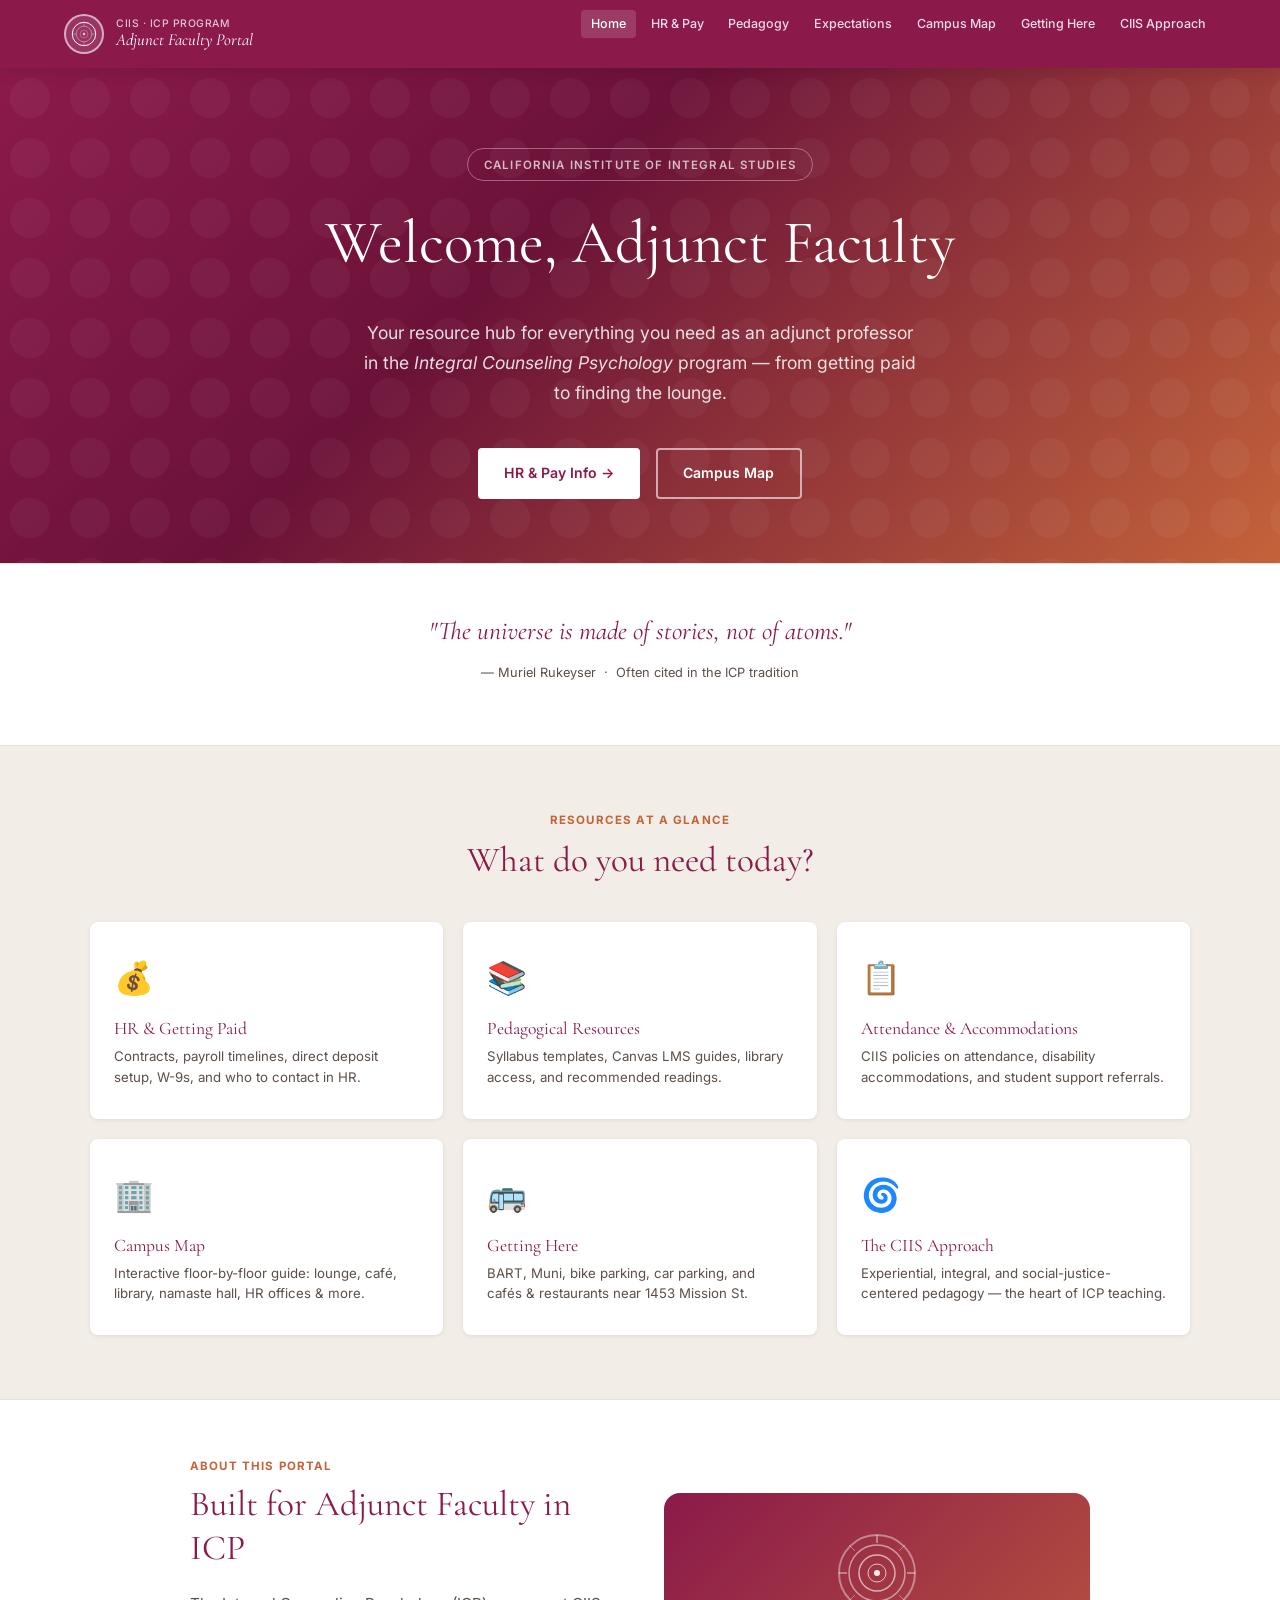
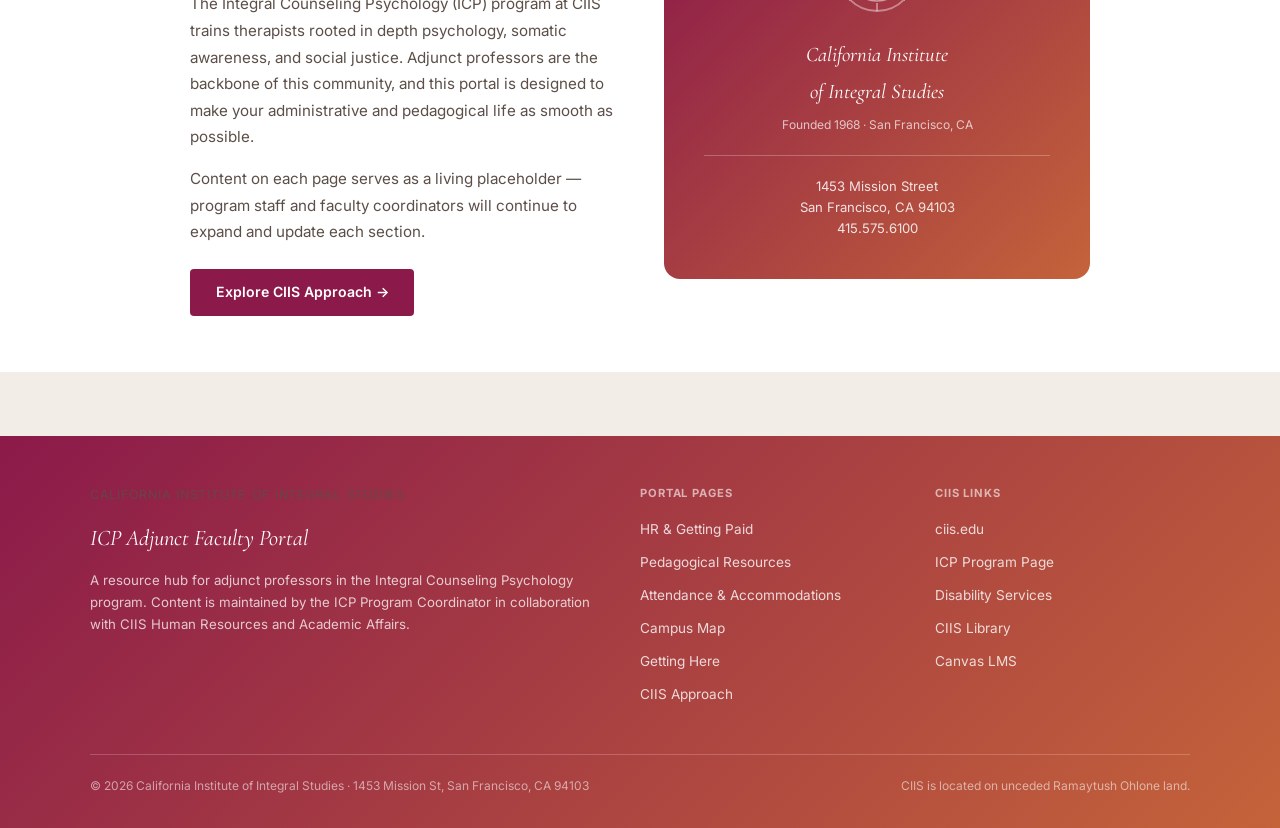
<file: ciis-adjunct/index.html>
<!DOCTYPE html>
<html lang="en">
<head>
  <meta charset="UTF-8">
  <meta name="viewport" content="width=device-width, initial-scale=1.0">
  <title>Adjunct Faculty Portal — ICP | CIIS</title>
  <meta name="description" content="Resource hub for adjunct professors in the Integral Counseling Psychology program at the California Institute of Integral Studies.">
  <link rel="preconnect" href="https://fonts.googleapis.com">
  <link rel="preconnect" href="https://fonts.gstatic.com" crossorigin>
  <link href="https://fonts.googleapis.com/css2?family=Cormorant+Garamond:ital,wght@0,300;0,400;0,500;1,300;1,400;1,500&family=Inter:wght@300;400;500;600&display=swap" rel="stylesheet">
  <link rel="stylesheet" href="styles.css">
</head>
<body>

<!-- ========== NAV ========== -->
<nav class="site-nav" role="navigation" aria-label="Main navigation">
  <div class="nav-inner">
    <a class="nav-logo" href="index.html" aria-label="ICP Adjunct Portal Home">
      <div class="nav-logo-emblem">
        <!-- CIIS-style spiral emblem (SVG) -->
        <svg viewBox="0 0 40 40" fill="none" xmlns="http://www.w3.org/2000/svg" aria-hidden="true">
          <circle cx="20" cy="20" r="18" stroke="white" stroke-width="1.5" fill="none"/>
          <circle cx="20" cy="20" r="12" stroke="white" stroke-width="1" fill="none" opacity="0.6"/>
          <circle cx="20" cy="20" r="6"  stroke="white" stroke-width="1" fill="none" opacity="0.4"/>
          <circle cx="20" cy="20" r="2"  fill="white" opacity="0.7"/>
          <line x1="20" y1="2"  x2="20" y2="8"  stroke="white" stroke-width="1" opacity="0.5"/>
          <line x1="20" y1="32" x2="20" y2="38" stroke="white" stroke-width="1" opacity="0.5"/>
          <line x1="2"  y1="20" x2="8"  y2="20" stroke="white" stroke-width="1" opacity="0.5"/>
          <line x1="32" y1="20" x2="38" y2="20" stroke="white" stroke-width="1" opacity="0.5"/>
        </svg>
      </div>
      <div class="nav-logo-text">
        <span class="org">CIIS · ICP Program</span>
        <span class="portal">Adjunct Faculty Portal</span>
      </div>
    </a>
    <button class="nav-toggle" aria-label="Toggle menu" onclick="this.closest('nav').querySelector('.nav-links').classList.toggle('open')">
      <span></span><span></span><span></span>
    </button>
    <ul class="nav-links">
      <li><a href="index.html" class="active">Home</a></li>
      <li><a href="hr-pay.html">HR &amp; Pay</a></li>
      <li><a href="pedagogy.html">Pedagogy</a></li>
      <li><a href="expectations.html">Expectations</a></li>
      <li><a href="campus-map.html">Campus Map</a></li>
      <li><a href="transportation.html">Getting Here</a></li>
      <li><a href="approach.html">CIIS Approach</a></li>
    </ul>
  </div>
</nav>

<!-- ========== HOME HERO ========== -->
<section class="home-hero">
  <div class="inner">
    <span class="eyebrow">California Institute of Integral Studies</span>
    <h1>Welcome, Adjunct Faculty</h1>
    <p class="lead">Your resource hub for everything you need as an adjunct professor in the <em>Integral Counseling Psychology</em> program — from getting paid to finding the lounge.</p>
    <div class="hero-cta-group">
      <a class="btn btn-white" href="hr-pay.html">HR &amp; Pay Info →</a>
      <a class="btn btn-outline-white" href="campus-map.html">Campus Map</a>
    </div>
  </div>
</section>

<!-- ========== WELCOME STRIP ========== -->
<section class="welcome-strip">
  <div class="inner">
    <p class="quote">"The universe is made of stories, not of atoms."</p>
    <p class="attribution">— Muriel Rukeyser &nbsp;·&nbsp; Often cited in the ICP tradition</p>
  </div>
</section>

<!-- ========== QUICK LINKS ========== -->
<section class="quicklinks-section">
  <div class="section-label">Resources at a Glance</div>
  <h2>What do you need today?</h2>
  <div class="quicklinks-grid">

    <a class="ql-card" href="hr-pay.html">
      <div class="ql-icon">💰</div>
      <h3>HR &amp; Getting Paid</h3>
      <p>Contracts, payroll timelines, direct deposit setup, W-9s, and who to contact in HR.</p>
    </a>

    <a class="ql-card" href="pedagogy.html">
      <div class="ql-icon">📚</div>
      <h3>Pedagogical Resources</h3>
      <p>Syllabus templates, Canvas LMS guides, library access, and recommended readings.</p>
    </a>

    <a class="ql-card" href="expectations.html">
      <div class="ql-icon">📋</div>
      <h3>Attendance &amp; Accommodations</h3>
      <p>CIIS policies on attendance, disability accommodations, and student support referrals.</p>
    </a>

    <a class="ql-card" href="campus-map.html">
      <div class="ql-icon">🏢</div>
      <h3>Campus Map</h3>
      <p>Interactive floor-by-floor guide: lounge, café, library, namaste hall, HR offices &amp; more.</p>
    </a>

    <a class="ql-card" href="transportation.html">
      <div class="ql-icon">🚌</div>
      <h3>Getting Here</h3>
      <p>BART, Muni, bike parking, car parking, and cafés &amp; restaurants near 1453 Mission St.</p>
    </a>

    <a class="ql-card" href="approach.html">
      <div class="ql-icon">🌀</div>
      <h3>The CIIS Approach</h3>
      <p>Experiential, integral, and social-justice-centered pedagogy — the heart of ICP teaching.</p>
    </a>

  </div>
</section>

<!-- ========== ABOUT STRIP ========== -->
<section style="background: var(--ciis-white); border-top: 1px solid var(--ciis-cream-dk); padding: 3.5rem 1.5rem;">
  <div style="max-width: 900px; margin: 0 auto; display: grid; grid-template-columns: 1fr 1fr; gap: 3rem; align-items: center;">
    <div>
      <p style="font-size:0.72rem; font-weight:700; letter-spacing:0.1em; text-transform:uppercase; color:var(--ciis-coral); margin-bottom:0.4rem;">About this Portal</p>
      <h2>Built for Adjunct Faculty in ICP</h2>
      <p>The Integral Counseling Psychology (ICP) program at CIIS trains therapists rooted in depth psychology, somatic awareness, and social justice. Adjunct professors are the backbone of this community, and this portal is designed to make your administrative and pedagogical life as smooth as possible.</p>
      <p>Content on each page serves as a living placeholder — program staff and faculty coordinators will continue to expand and update each section.</p>
      <a class="btn btn-crimson" href="approach.html" style="margin-top:0.5rem;">Explore CIIS Approach →</a>
    </div>
    <div>
      <div style="background: linear-gradient(135deg, var(--ciis-crimson), var(--ciis-coral)); border-radius: var(--radius-lg); padding: 2.5rem; color: #fff; text-align: center;">
        <!-- CIIS Large Emblem -->
        <svg viewBox="0 0 80 80" width="80" height="80" fill="none" xmlns="http://www.w3.org/2000/svg" style="margin: 0 auto 1rem;" aria-hidden="true">
          <circle cx="40" cy="40" r="38" stroke="white" stroke-width="2" fill="none" opacity="0.4"/>
          <circle cx="40" cy="40" r="28" stroke="white" stroke-width="1.5" fill="none" opacity="0.5"/>
          <circle cx="40" cy="40" r="18" stroke="white" stroke-width="1.5" fill="none" opacity="0.6"/>
          <circle cx="40" cy="40" r="9"  stroke="white" stroke-width="1" fill="none" opacity="0.7"/>
          <circle cx="40" cy="40" r="3"  fill="white" opacity="0.9"/>
          <!-- tick marks -->
          <line x1="40" y1="2"  x2="40" y2="10" stroke="white" stroke-width="1.5" opacity="0.5"/>
          <line x1="40" y1="70" x2="40" y2="78" stroke="white" stroke-width="1.5" opacity="0.5"/>
          <line x1="2"  y1="40" x2="10" y2="40" stroke="white" stroke-width="1.5" opacity="0.5"/>
          <line x1="70" y1="40" x2="78" y2="40" stroke="white" stroke-width="1.5" opacity="0.5"/>
          <line x1="12" y1="12" x2="18" y2="18" stroke="white" stroke-width="1" opacity="0.35"/>
          <line x1="62" y1="62" x2="68" y2="68" stroke="white" stroke-width="1" opacity="0.35"/>
          <line x1="68" y1="12" x2="62" y2="18" stroke="white" stroke-width="1" opacity="0.35"/>
          <line x1="12" y1="68" x2="18" y2="62" stroke="white" stroke-width="1" opacity="0.35"/>
        </svg>
        <p style="font-family: var(--font-serif); font-size: 1.3rem; font-style: italic; color: #fff; margin-bottom: 0.25rem;">California Institute<br>of Integral Studies</p>
        <p style="font-size: 0.75rem; color: rgba(255,255,255,0.7); margin: 0;">Founded 1968 · San Francisco, CA</p>
        <hr style="border:none; border-top: 1px solid rgba(255,255,255,0.25); margin: 1.25rem 0;">
        <p style="font-size: 0.82rem; color: rgba(255,255,255,0.85); margin: 0; line-height: 1.6;">1453 Mission Street<br>San Francisco, CA 94103<br>415.575.6100</p>
      </div>
    </div>
  </div>
</section>

<!-- ========== FOOTER ========== -->
<footer class="site-footer">
  <div class="footer-inner">
    <div>
      <p class="footer-org">California Institute of Integral Studies</p>
      <p class="footer-title">ICP Adjunct Faculty Portal</p>
      <p class="footer-desc">A resource hub for adjunct professors in the Integral Counseling Psychology program. Content is maintained by the ICP Program Coordinator in collaboration with CIIS Human Resources and Academic Affairs.</p>
    </div>
    <div>
      <p class="footer-links-heading">Portal Pages</p>
      <ul class="footer-links">
        <li><a href="hr-pay.html">HR &amp; Getting Paid</a></li>
        <li><a href="pedagogy.html">Pedagogical Resources</a></li>
        <li><a href="expectations.html">Attendance &amp; Accommodations</a></li>
        <li><a href="campus-map.html">Campus Map</a></li>
        <li><a href="transportation.html">Getting Here</a></li>
        <li><a href="approach.html">CIIS Approach</a></li>
      </ul>
    </div>
    <div>
      <p class="footer-links-heading">CIIS Links</p>
      <ul class="footer-links">
        <li><a href="https://www.ciis.edu" target="_blank" rel="noopener">ciis.edu</a></li>
        <li><a href="https://www.ciis.edu/academics/graduate-programs/integral-counseling-psychology" target="_blank" rel="noopener">ICP Program Page</a></li>
        <li><a href="https://www.ciis.edu/student-services/disability-services" target="_blank" rel="noopener">Disability Services</a></li>
        <li><a href="https://library.ciis.edu" target="_blank" rel="noopener">CIIS Library</a></li>
        <li><a href="https://ciis.instructure.com" target="_blank" rel="noopener">Canvas LMS</a></li>
      </ul>
    </div>
  </div>
  <div class="footer-bottom">
    <span>© 2026 California Institute of Integral Studies · 1453 Mission St, San Francisco, CA 94103</span>
    <span>CIIS is located on unceded Ramaytush Ohlone land.</span>
  </div>
</footer>

</body>
</html>
</file>
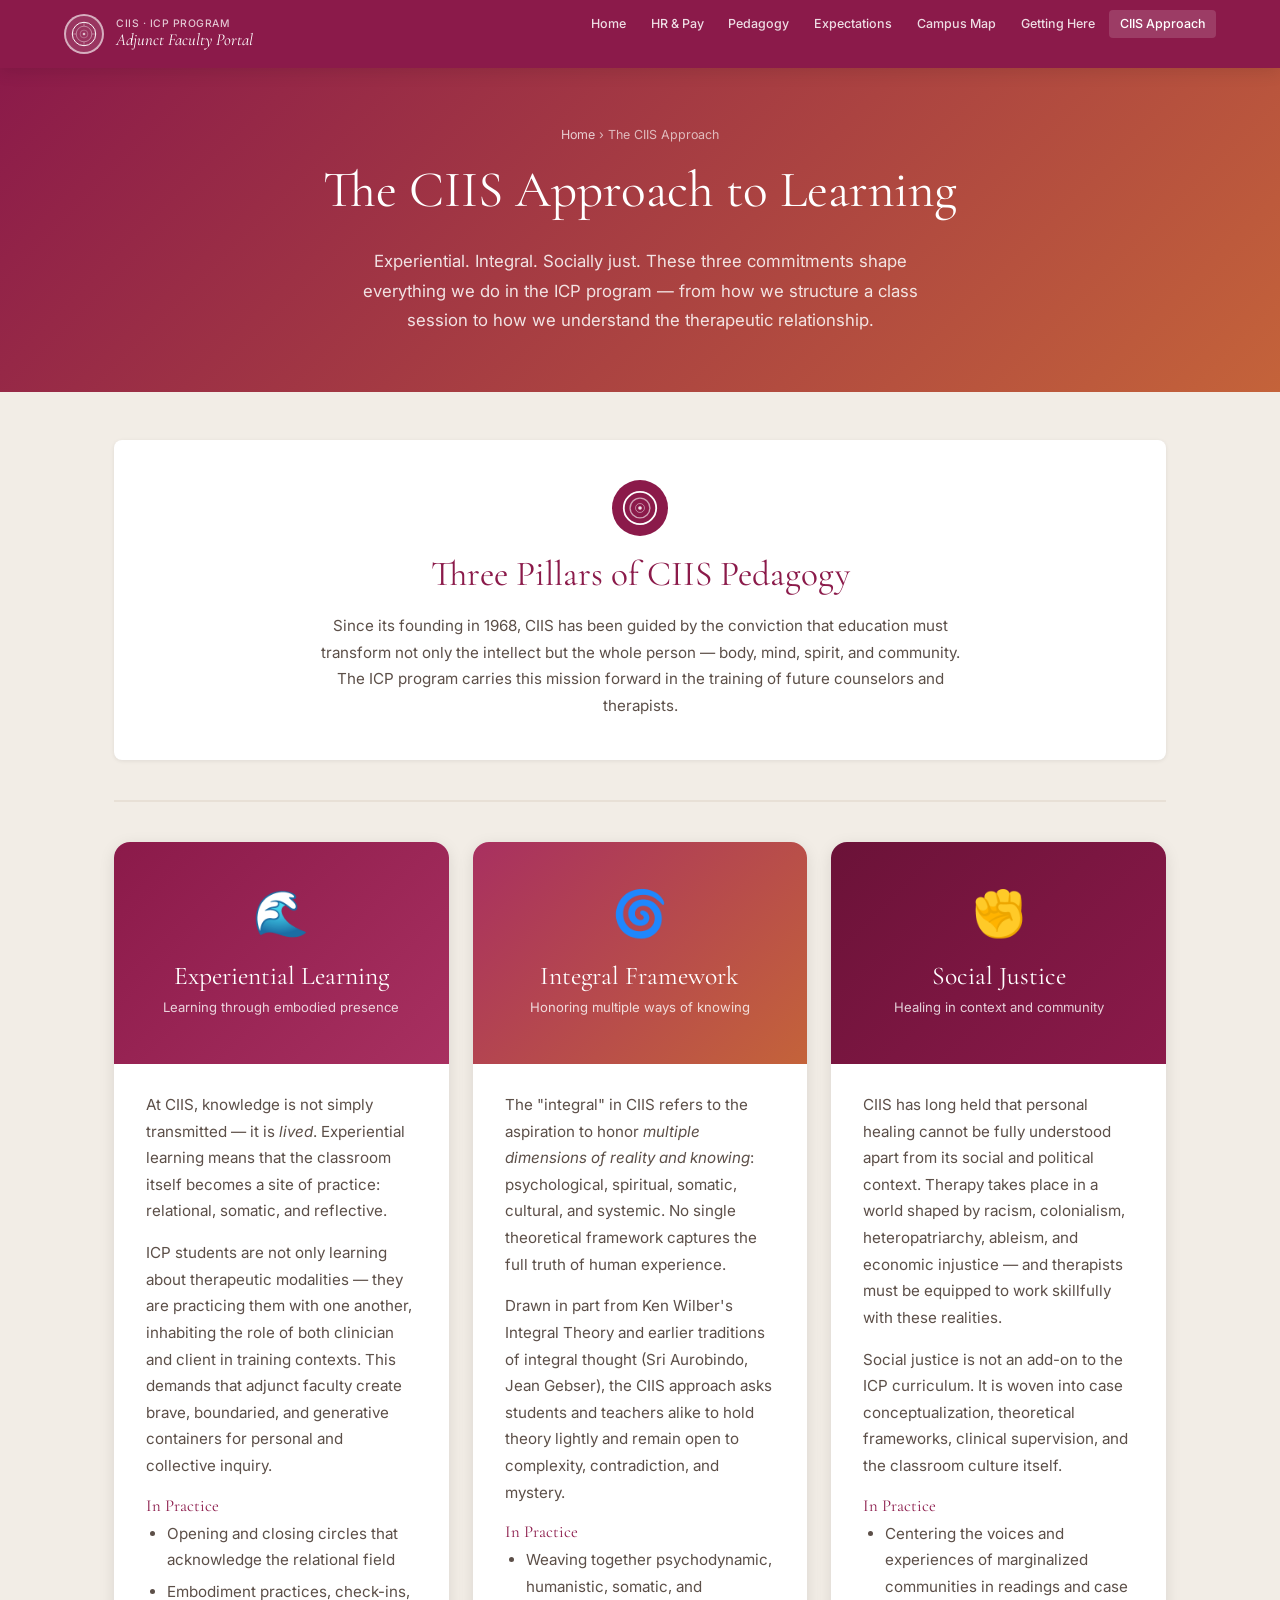
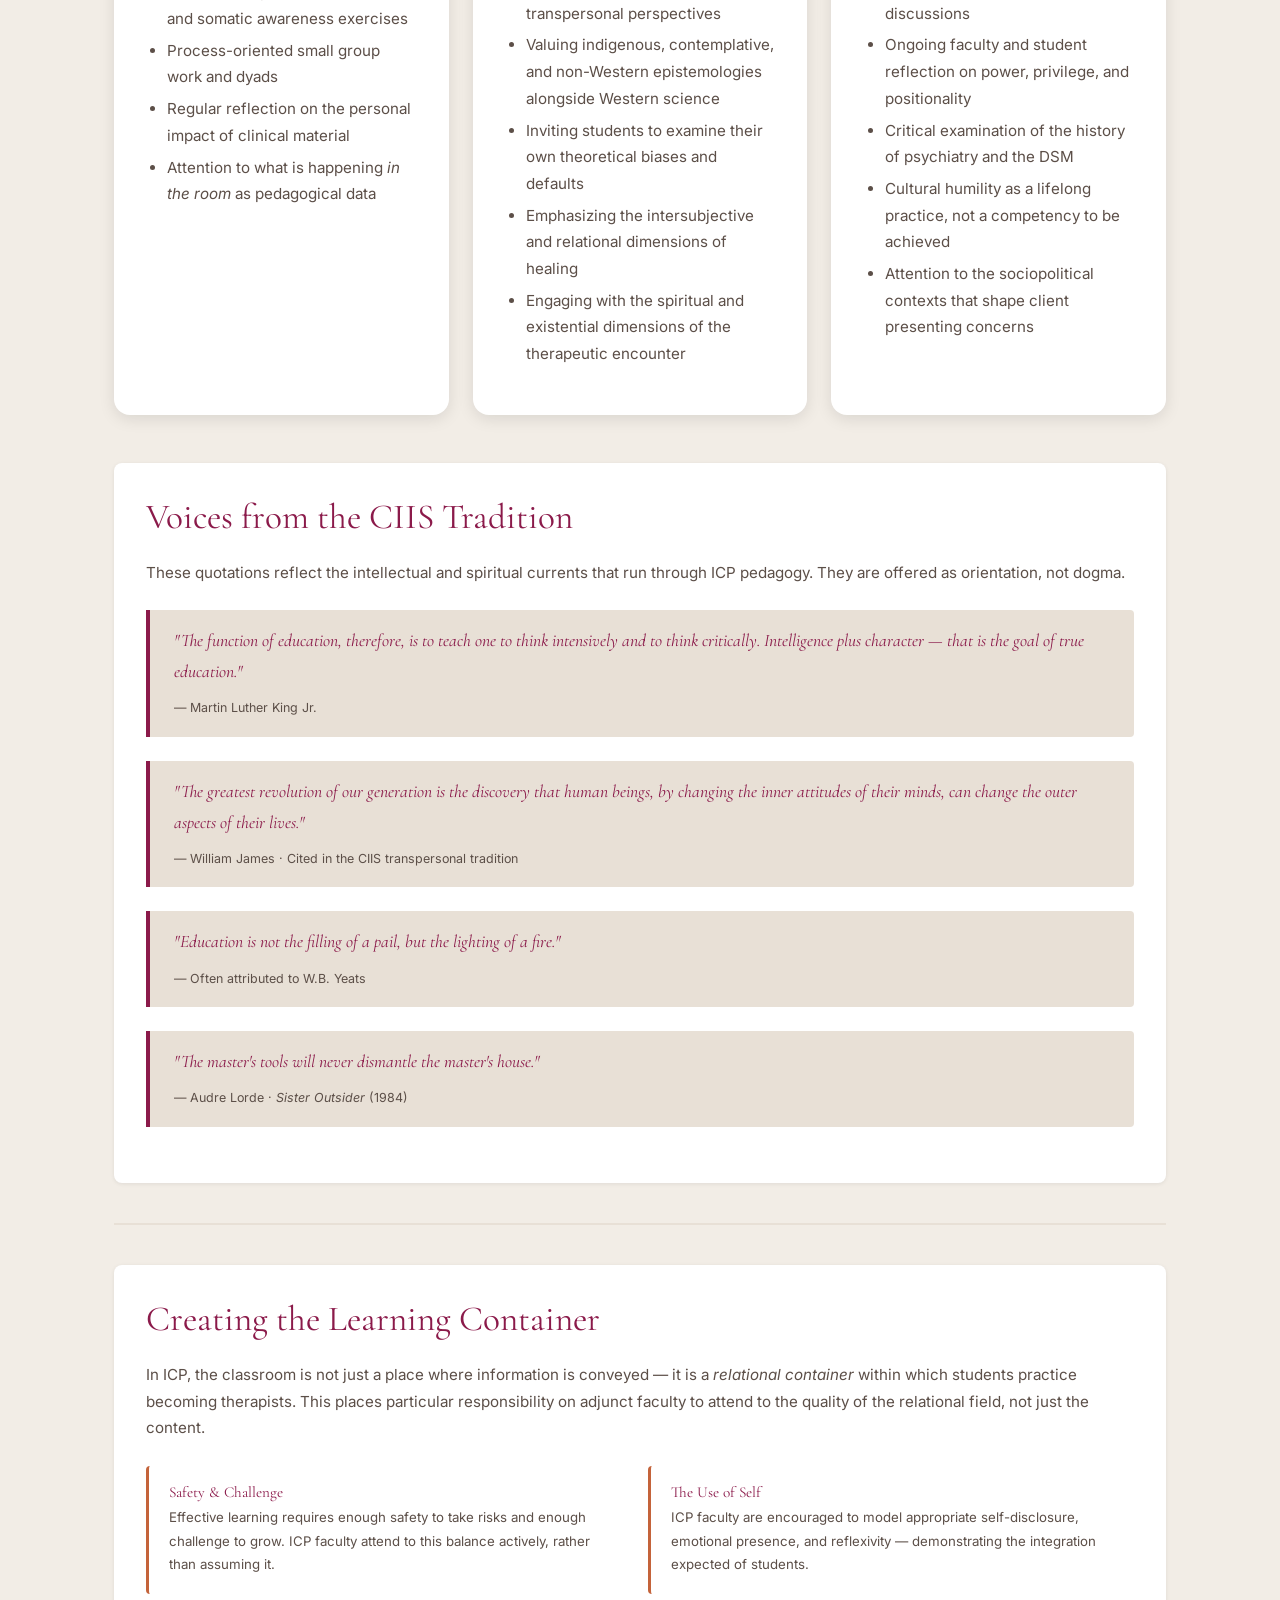
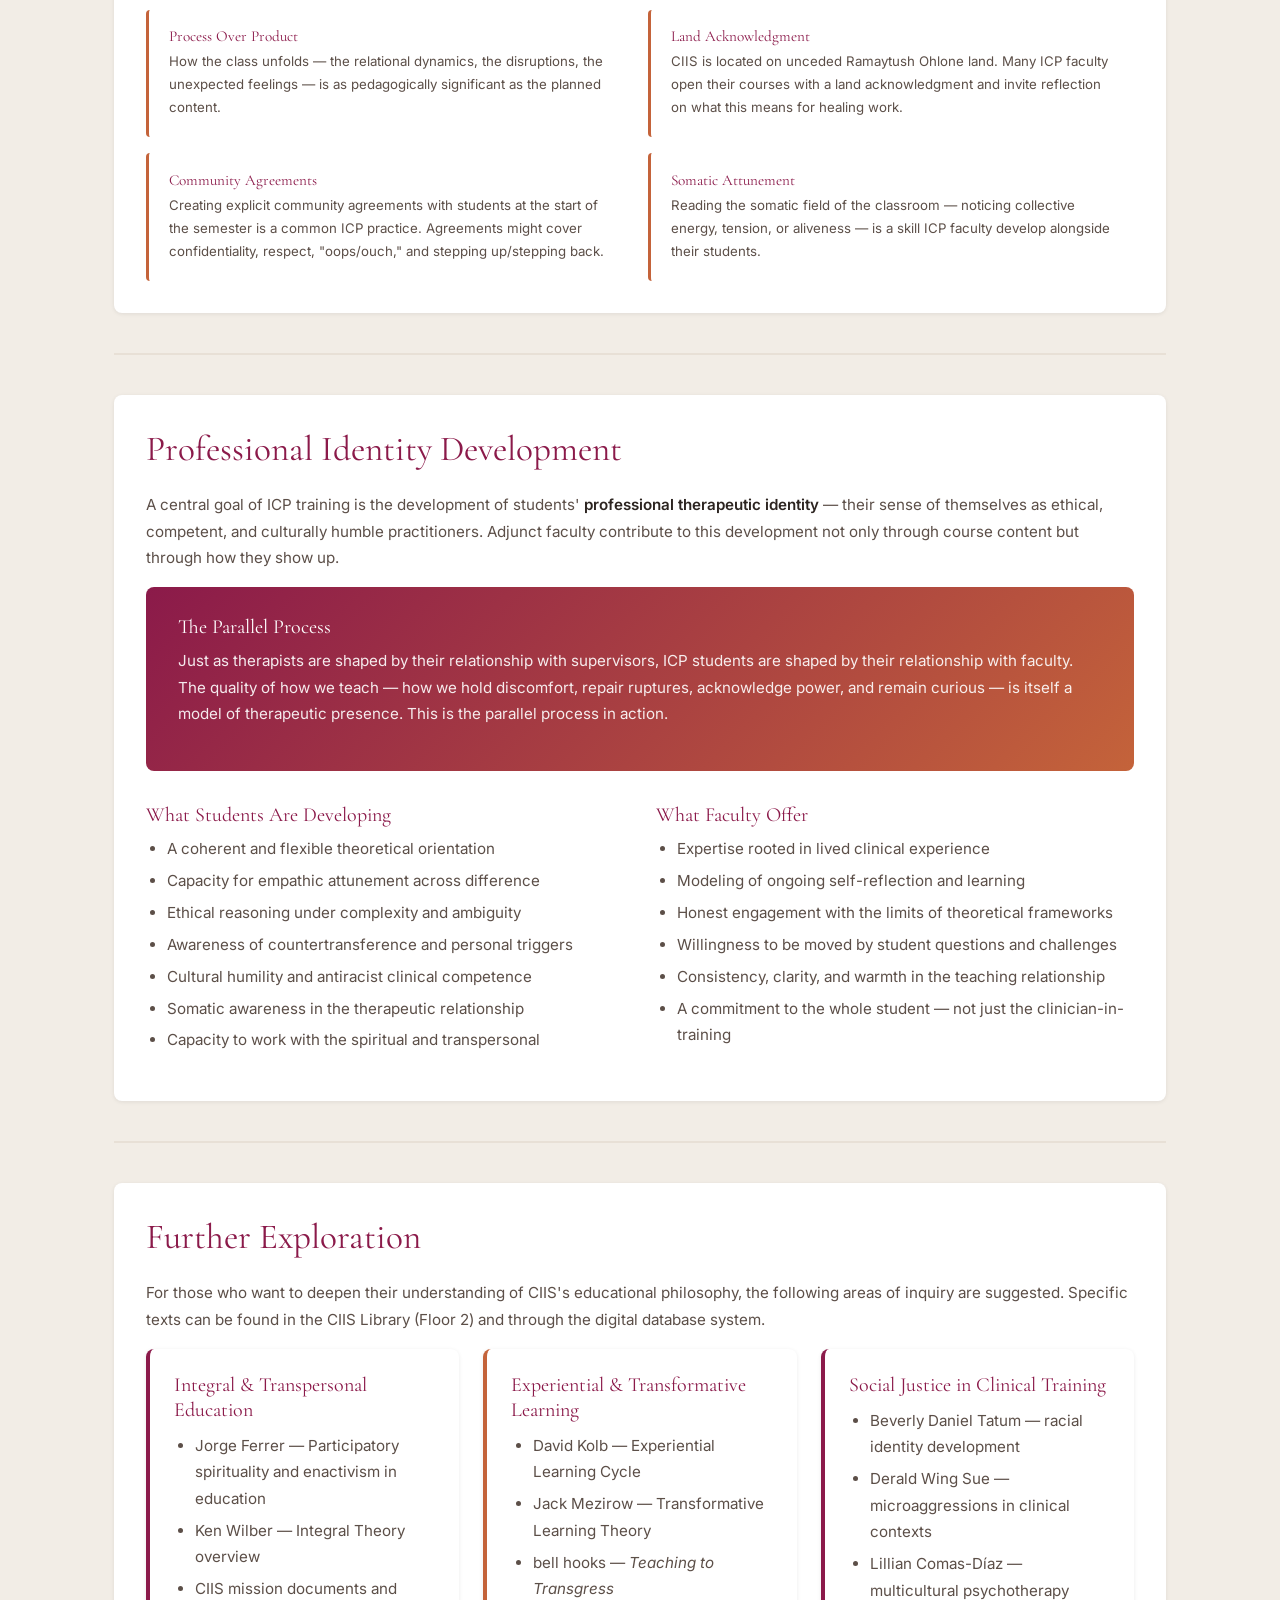
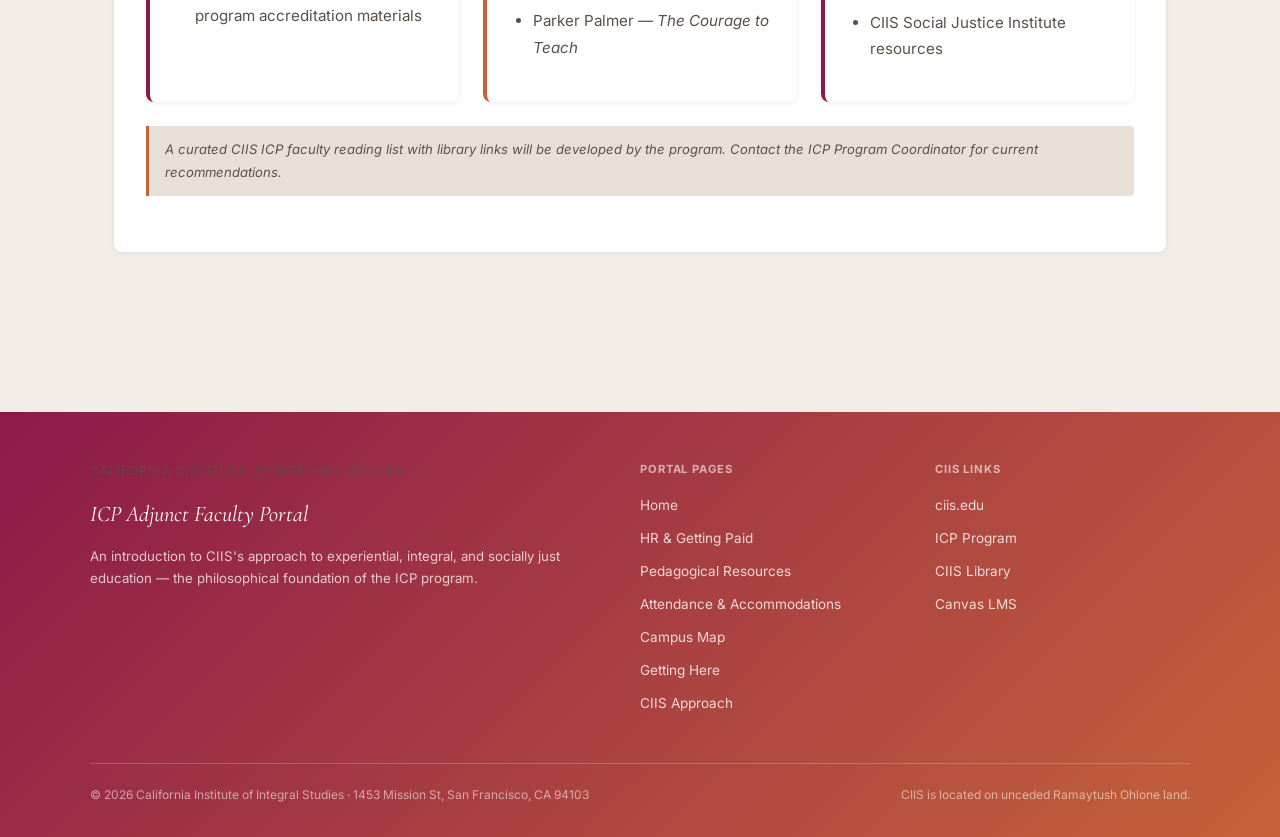
<file: ciis-adjunct/approach.html>
<!DOCTYPE html>
<html lang="en">
<head>
  <meta charset="UTF-8">
  <meta name="viewport" content="width=device-width, initial-scale=1.0">
  <title>The CIIS Approach — ICP Adjunct Portal | CIIS</title>
  <link rel="preconnect" href="https://fonts.googleapis.com">
  <link rel="preconnect" href="https://fonts.gstatic.com" crossorigin>
  <link href="https://fonts.googleapis.com/css2?family=Cormorant+Garamond:ital,wght@0,300;0,400;0,500;1,300;1,400;1,500&family=Inter:wght@300;400;500;600&display=swap" rel="stylesheet">
  <link rel="stylesheet" href="styles.css">
  <style>
    .pillar-card {
      background: var(--ciis-white);
      border-radius: var(--radius-lg);
      overflow: hidden;
      box-shadow: var(--shadow-md);
    }
    .pillar-header {
      padding: 2rem;
      text-align: center;
    }
    .pillar-header.experiential { background: linear-gradient(135deg, #8B1A4A, #A83060); }
    .pillar-header.integral     { background: linear-gradient(135deg, #A83060, #C4633A); }
    .pillar-header.social       { background: linear-gradient(135deg, #6B1238, #8B1A4A); }
    .pillar-icon { font-size: 2.8rem; margin-bottom: 0.5rem; }
    .pillar-header h2 { color: #fff; font-size: 1.6rem; margin: 0; }
    .pillar-header .pillar-sub { color: rgba(255,255,255,0.8); font-size: 0.82rem; margin-top: 0.25rem; }
    .pillar-body { padding: 1.75rem 2rem 2rem; }
    .pillar-body p { font-size: 0.95rem; }

    .quote-block {
      border-left: 4px solid var(--ciis-crimson);
      padding: 1rem 1.5rem;
      margin: 1.5rem 0;
      background: var(--ciis-cream-dk);
      border-radius: 0 var(--radius-sm) var(--radius-sm) 0;
    }
    .quote-block p {
      font-family: var(--font-serif);
      font-style: italic;
      font-size: 1.1rem;
      color: var(--ciis-crimson);
      margin: 0 0 0.4rem;
    }
    .quote-block cite {
      font-size: 0.78rem;
      color: var(--ciis-text-lt);
      font-style: normal;
    }

    .value-grid {
      display: grid;
      grid-template-columns: repeat(2, 1fr);
      gap: 1rem;
      margin-top: 1.5rem;
    }
    @media (max-width: 600px) { .value-grid { grid-template-columns: 1fr; } }
    .value-item {
      background: var(--ciis-white);
      border-radius: var(--radius-sm);
      padding: 1.1rem 1.25rem;
      border-left: 3px solid var(--ciis-coral);
    }
    .value-item h4 { color: var(--ciis-crimson); margin-bottom: 0.25em; font-size: 0.95rem; }
    .value-item p { font-size: 0.83rem; margin: 0; }
  </style>
</head>
<body>

<nav class="site-nav" role="navigation" aria-label="Main navigation">
  <div class="nav-inner">
    <a class="nav-logo" href="index.html" aria-label="ICP Adjunct Portal Home">
      <div class="nav-logo-emblem">
        <svg viewBox="0 0 40 40" fill="none" xmlns="http://www.w3.org/2000/svg" aria-hidden="true">
          <circle cx="20" cy="20" r="18" stroke="white" stroke-width="1.5" fill="none"/>
          <circle cx="20" cy="20" r="12" stroke="white" stroke-width="1" fill="none" opacity="0.6"/>
          <circle cx="20" cy="20" r="6"  stroke="white" stroke-width="1" fill="none" opacity="0.4"/>
          <circle cx="20" cy="20" r="2"  fill="white" opacity="0.7"/>
          <line x1="20" y1="2"  x2="20" y2="8"  stroke="white" stroke-width="1" opacity="0.5"/>
          <line x1="20" y1="32" x2="20" y2="38" stroke="white" stroke-width="1" opacity="0.5"/>
          <line x1="2"  y1="20" x2="8"  y2="20" stroke="white" stroke-width="1" opacity="0.5"/>
          <line x1="32" y1="20" x2="38" y2="20" stroke="white" stroke-width="1" opacity="0.5"/>
        </svg>
      </div>
      <div class="nav-logo-text">
        <span class="org">CIIS · ICP Program</span>
        <span class="portal">Adjunct Faculty Portal</span>
      </div>
    </a>
    <button class="nav-toggle" aria-label="Toggle menu" onclick="this.closest('nav').querySelector('.nav-links').classList.toggle('open')">
      <span></span><span></span><span></span>
    </button>
    <ul class="nav-links">
      <li><a href="index.html">Home</a></li>
      <li><a href="hr-pay.html">HR &amp; Pay</a></li>
      <li><a href="pedagogy.html">Pedagogy</a></li>
      <li><a href="expectations.html">Expectations</a></li>
      <li><a href="campus-map.html">Campus Map</a></li>
      <li><a href="transportation.html">Getting Here</a></li>
      <li><a href="approach.html" class="active">CIIS Approach</a></li>
    </ul>
  </div>
</nav>

<header class="page-hero">
  <p class="breadcrumb"><a href="index.html">Home</a> › The CIIS Approach</p>
  <h1>The CIIS Approach to Learning</h1>
  <p class="subtitle">Experiential. Integral. Socially just. These three commitments shape everything we do in the ICP program — from how we structure a class session to how we understand the therapeutic relationship.</p>
</header>

<main class="page-body">

  <!-- ===== INTRO ===== -->
  <section class="info-box" style="text-align:center; padding: 2.5rem 2rem;">
    <div class="ciis-emblem-sm">
      <svg viewBox="0 0 40 40" fill="none" xmlns="http://www.w3.org/2000/svg" aria-hidden="true">
        <circle cx="20" cy="20" r="18" stroke="white" stroke-width="2" fill="none"/>
        <circle cx="20" cy="20" r="11" stroke="white" stroke-width="1.5" fill="none" opacity="0.6"/>
        <circle cx="20" cy="20" r="5"  stroke="white" stroke-width="1" fill="none" opacity="0.5"/>
        <circle cx="20" cy="20" r="2"  fill="white" opacity="0.9"/>
      </svg>
    </div>
    <h2 style="margin-bottom:0.5em;">Three Pillars of CIIS Pedagogy</h2>
    <p style="max-width:640px; margin: 0 auto;">Since its founding in 1968, CIIS has been guided by the conviction that education must transform not only the intellect but the whole person — body, mind, spirit, and community. The ICP program carries this mission forward in the training of future counselors and therapists.</p>
  </section>

  <hr class="section-divider">

  <!-- ===== THREE PILLARS ===== -->
  <div class="three-col" style="margin-bottom:3rem;">

    <!-- Experiential -->
    <div class="pillar-card">
      <div class="pillar-header experiential">
        <div class="pillar-icon">🌊</div>
        <h2>Experiential Learning</h2>
        <p class="pillar-sub">Learning through embodied presence</p>
      </div>
      <div class="pillar-body">
        <p>At CIIS, knowledge is not simply transmitted — it is <em>lived</em>. Experiential learning means that the classroom itself becomes a site of practice: relational, somatic, and reflective.</p>
        <p>ICP students are not only learning about therapeutic modalities — they are practicing them with one another, inhabiting the role of both clinician and client in training contexts. This demands that adjunct faculty create brave, boundaried, and generative containers for personal and collective inquiry.</p>
        <h4>In Practice</h4>
        <ul>
          <li>Opening and closing circles that acknowledge the relational field</li>
          <li>Embodiment practices, check-ins, and somatic awareness exercises</li>
          <li>Process-oriented small group work and dyads</li>
          <li>Regular reflection on the personal impact of clinical material</li>
          <li>Attention to what is happening <em>in the room</em> as pedagogical data</li>
        </ul>
      </div>
    </div>

    <!-- Integral -->
    <div class="pillar-card">
      <div class="pillar-header integral">
        <div class="pillar-icon">🌀</div>
        <h2>Integral Framework</h2>
        <p class="pillar-sub">Honoring multiple ways of knowing</p>
      </div>
      <div class="pillar-body">
        <p>The "integral" in CIIS refers to the aspiration to honor <em>multiple dimensions of reality and knowing</em>: psychological, spiritual, somatic, cultural, and systemic. No single theoretical framework captures the full truth of human experience.</p>
        <p>Drawn in part from Ken Wilber's Integral Theory and earlier traditions of integral thought (Sri Aurobindo, Jean Gebser), the CIIS approach asks students and teachers alike to hold theory lightly and remain open to complexity, contradiction, and mystery.</p>
        <h4>In Practice</h4>
        <ul>
          <li>Weaving together psychodynamic, humanistic, somatic, and transpersonal perspectives</li>
          <li>Valuing indigenous, contemplative, and non-Western epistemologies alongside Western science</li>
          <li>Inviting students to examine their own theoretical biases and defaults</li>
          <li>Emphasizing the intersubjective and relational dimensions of healing</li>
          <li>Engaging with the spiritual and existential dimensions of the therapeutic encounter</li>
        </ul>
      </div>
    </div>

    <!-- Social Justice -->
    <div class="pillar-card">
      <div class="pillar-header social">
        <div class="pillar-icon">✊</div>
        <h2>Social Justice</h2>
        <p class="pillar-sub">Healing in context and community</p>
      </div>
      <div class="pillar-body">
        <p>CIIS has long held that personal healing cannot be fully understood apart from its social and political context. Therapy takes place in a world shaped by racism, colonialism, heteropatriarchy, ableism, and economic injustice — and therapists must be equipped to work skillfully with these realities.</p>
        <p>Social justice is not an add-on to the ICP curriculum. It is woven into case conceptualization, theoretical frameworks, clinical supervision, and the classroom culture itself.</p>
        <h4>In Practice</h4>
        <ul>
          <li>Centering the voices and experiences of marginalized communities in readings and case discussions</li>
          <li>Ongoing faculty and student reflection on power, privilege, and positionality</li>
          <li>Critical examination of the history of psychiatry and the DSM</li>
          <li>Cultural humility as a lifelong practice, not a competency to be achieved</li>
          <li>Attention to the sociopolitical contexts that shape client presenting concerns</li>
        </ul>
      </div>
    </div>

  </div>

  <!-- ===== QUOTES ===== -->
  <section class="info-box">
    <h2>Voices from the CIIS Tradition</h2>
    <p>These quotations reflect the intellectual and spiritual currents that run through ICP pedagogy. They are offered as orientation, not dogma.</p>

    <div class="quote-block">
      <p>"The function of education, therefore, is to teach one to think intensively and to think critically. Intelligence plus character — that is the goal of true education."</p>
      <cite>— Martin Luther King Jr.</cite>
    </div>

    <div class="quote-block">
      <p>"The greatest revolution of our generation is the discovery that human beings, by changing the inner attitudes of their minds, can change the outer aspects of their lives."</p>
      <cite>— William James · Cited in the CIIS transpersonal tradition</cite>
    </div>

    <div class="quote-block">
      <p>"Education is not the filling of a pail, but the lighting of a fire."</p>
      <cite>— Often attributed to W.B. Yeats</cite>
    </div>

    <div class="quote-block">
      <p>"The master's tools will never dismantle the master's house."</p>
      <cite>— Audre Lorde · <em>Sister Outsider</em> (1984)</cite>
    </div>
  </section>

  <hr class="section-divider">

  <!-- ===== CLASSROOM CULTURE ===== -->
  <section class="info-box">
    <h2>Creating the Learning Container</h2>
    <p>In ICP, the classroom is not just a place where information is conveyed — it is a <em>relational container</em> within which students practice becoming therapists. This places particular responsibility on adjunct faculty to attend to the quality of the relational field, not just the content.</p>

    <div class="value-grid">
      <div class="value-item">
        <h4>Safety &amp; Challenge</h4>
        <p>Effective learning requires enough safety to take risks and enough challenge to grow. ICP faculty attend to this balance actively, rather than assuming it.</p>
      </div>
      <div class="value-item">
        <h4>The Use of Self</h4>
        <p>ICP faculty are encouraged to model appropriate self-disclosure, emotional presence, and reflexivity — demonstrating the integration expected of students.</p>
      </div>
      <div class="value-item">
        <h4>Process Over Product</h4>
        <p>How the class unfolds — the relational dynamics, the disruptions, the unexpected feelings — is as pedagogically significant as the planned content.</p>
      </div>
      <div class="value-item">
        <h4>Land Acknowledgment</h4>
        <p>CIIS is located on unceded Ramaytush Ohlone land. Many ICP faculty open their courses with a land acknowledgment and invite reflection on what this means for healing work.</p>
      </div>
      <div class="value-item">
        <h4>Community Agreements</h4>
        <p>Creating explicit community agreements with students at the start of the semester is a common ICP practice. Agreements might cover confidentiality, respect, "oops/ouch," and stepping up/stepping back.</p>
      </div>
      <div class="value-item">
        <h4>Somatic Attunement</h4>
        <p>Reading the somatic field of the classroom — noticing collective energy, tension, or aliveness — is a skill ICP faculty develop alongside their students.</p>
      </div>
    </div>
  </section>

  <hr class="section-divider">

  <!-- ===== PROFESSIONAL IDENTITY ===== -->
  <section class="info-box">
    <h2>Professional Identity Development</h2>
    <p>A central goal of ICP training is the development of students' <strong>professional therapeutic identity</strong> — their sense of themselves as ethical, competent, and culturally humble practitioners. Adjunct faculty contribute to this development not only through course content but through how they show up.</p>

    <div class="highlight-box">
      <h3>The Parallel Process</h3>
      <p>Just as therapists are shaped by their relationship with supervisors, ICP students are shaped by their relationship with faculty. The quality of how we teach — how we hold discomfort, repair ruptures, acknowledge power, and remain curious — is itself a model of therapeutic presence. This is the parallel process in action.</p>
    </div>

    <div class="two-col" style="margin-top:1.5rem;">
      <div>
        <h3>What Students Are Developing</h3>
        <ul>
          <li>A coherent and flexible theoretical orientation</li>
          <li>Capacity for empathic attunement across difference</li>
          <li>Ethical reasoning under complexity and ambiguity</li>
          <li>Awareness of countertransference and personal triggers</li>
          <li>Cultural humility and antiracist clinical competence</li>
          <li>Somatic awareness in the therapeutic relationship</li>
          <li>Capacity to work with the spiritual and transpersonal</li>
        </ul>
      </div>
      <div>
        <h3>What Faculty Offer</h3>
        <ul>
          <li>Expertise rooted in lived clinical experience</li>
          <li>Modeling of ongoing self-reflection and learning</li>
          <li>Honest engagement with the limits of theoretical frameworks</li>
          <li>Willingness to be moved by student questions and challenges</li>
          <li>Consistency, clarity, and warmth in the teaching relationship</li>
          <li>A commitment to the whole student — not just the clinician-in-training</li>
        </ul>
      </div>
    </div>
  </section>

  <hr class="section-divider">

  <!-- ===== FURTHER READING ===== -->
  <section class="info-box">
    <h2>Further Exploration</h2>
    <p>For those who want to deepen their understanding of CIIS's educational philosophy, the following areas of inquiry are suggested. Specific texts can be found in the CIIS Library (Floor 2) and through the digital database system.</p>
    <div class="three-col">
      <div class="card">
        <h3>Integral &amp; Transpersonal Education</h3>
        <ul>
          <li>Jorge Ferrer — Participatory spirituality and enactivism in education</li>
          <li>Ken Wilber — Integral Theory overview</li>
          <li>CIIS mission documents and program accreditation materials</li>
        </ul>
      </div>
      <div class="card coral-border">
        <h3>Experiential &amp; Transformative Learning</h3>
        <ul>
          <li>David Kolb — Experiential Learning Cycle</li>
          <li>Jack Mezirow — Transformative Learning Theory</li>
          <li>bell hooks — <em>Teaching to Transgress</em></li>
          <li>Parker Palmer — <em>The Courage to Teach</em></li>
        </ul>
      </div>
      <div class="card">
        <h3>Social Justice in Clinical Training</h3>
        <ul>
          <li>Beverly Daniel Tatum — racial identity development</li>
          <li>Derald Wing Sue — microaggressions in clinical contexts</li>
          <li>Lillian Comas-Díaz — multicultural psychotherapy</li>
          <li>CIIS Social Justice Institute resources</li>
        </ul>
      </div>
    </div>
    <div class="placeholder-note" style="margin-top:1.5rem;">A curated CIIS ICP faculty reading list with library links will be developed by the program. Contact the ICP Program Coordinator for current recommendations.</div>
  </section>

</main>

<footer class="site-footer">
  <div class="footer-inner">
    <div>
      <p class="footer-org">California Institute of Integral Studies</p>
      <p class="footer-title">ICP Adjunct Faculty Portal</p>
      <p class="footer-desc">An introduction to CIIS's approach to experiential, integral, and socially just education — the philosophical foundation of the ICP program.</p>
    </div>
    <div>
      <p class="footer-links-heading">Portal Pages</p>
      <ul class="footer-links">
        <li><a href="index.html">Home</a></li>
        <li><a href="hr-pay.html">HR &amp; Getting Paid</a></li>
        <li><a href="pedagogy.html">Pedagogical Resources</a></li>
        <li><a href="expectations.html">Attendance &amp; Accommodations</a></li>
        <li><a href="campus-map.html">Campus Map</a></li>
        <li><a href="transportation.html">Getting Here</a></li>
        <li><a href="approach.html">CIIS Approach</a></li>
      </ul>
    </div>
    <div>
      <p class="footer-links-heading">CIIS Links</p>
      <ul class="footer-links">
        <li><a href="https://www.ciis.edu" target="_blank" rel="noopener">ciis.edu</a></li>
        <li><a href="https://www.ciis.edu/academics/graduate-programs/integral-counseling-psychology" target="_blank" rel="noopener">ICP Program</a></li>
        <li><a href="https://library.ciis.edu" target="_blank" rel="noopener">CIIS Library</a></li>
        <li><a href="https://ciis.instructure.com" target="_blank" rel="noopener">Canvas LMS</a></li>
      </ul>
    </div>
  </div>
  <div class="footer-bottom">
    <span>© 2026 California Institute of Integral Studies · 1453 Mission St, San Francisco, CA 94103</span>
    <span>CIIS is located on unceded Ramaytush Ohlone land.</span>
  </div>
</footer>

</body>
</html>
</file>
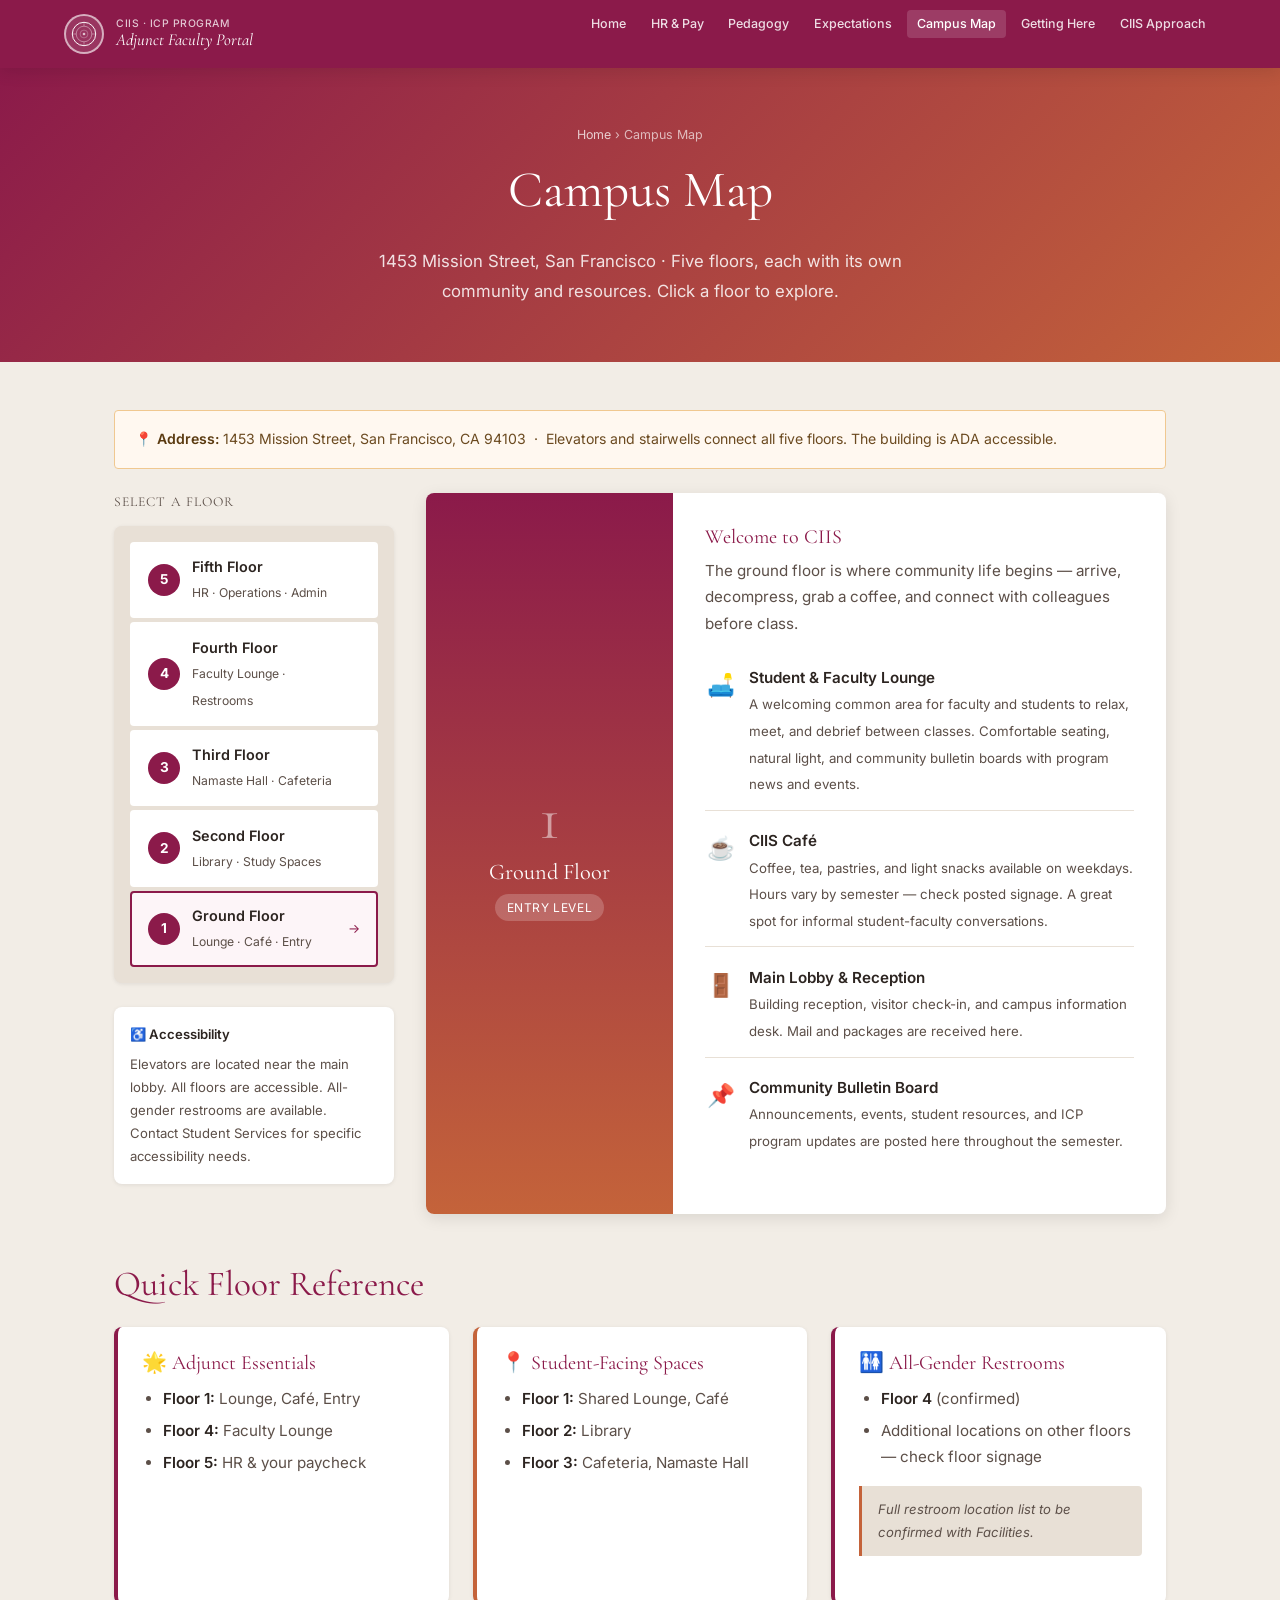
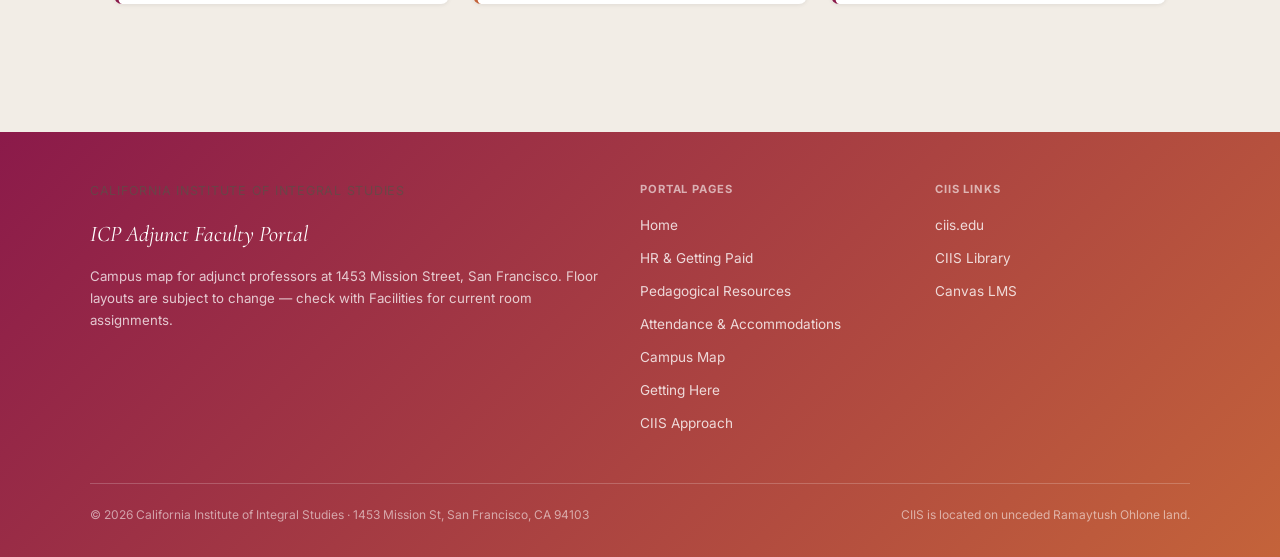
<file: ciis-adjunct/campus-map.html>
<!DOCTYPE html>
<html lang="en">
<head>
  <meta charset="UTF-8">
  <meta name="viewport" content="width=device-width, initial-scale=1.0">
  <title>Campus Map — ICP Adjunct Portal | CIIS</title>
  <link rel="preconnect" href="https://fonts.googleapis.com">
  <link rel="preconnect" href="https://fonts.gstatic.com" crossorigin>
  <link href="https://fonts.googleapis.com/css2?family=Cormorant+Garamond:ital,wght@0,300;0,400;0,500;1,300;1,400;1,500&family=Inter:wght@300;400;500;600&display=swap" rel="stylesheet">
  <link rel="stylesheet" href="styles.css">
  <style>
    /* Elevator diagram */
    .building-diagram {
      display: flex;
      flex-direction: column-reverse;
      gap: 4px;
      background: var(--ciis-cream-dk);
      border-radius: var(--radius-md);
      padding: 1rem;
      box-shadow: var(--shadow-sm);
    }
    .building-floor-strip {
      display: flex;
      align-items: center;
      gap: 0.75rem;
      background: var(--ciis-white);
      border-radius: var(--radius-sm);
      padding: 0.65rem 1rem;
      cursor: pointer;
      border: 2px solid transparent;
      transition: border-color 0.2s, background 0.2s;
    }
    .building-floor-strip:hover,
    .building-floor-strip.active {
      border-color: var(--ciis-crimson);
      background: #FDF5F8;
    }
    .floor-num-badge {
      width: 2rem;
      height: 2rem;
      border-radius: 50%;
      background: var(--ciis-crimson);
      color: #fff;
      display: flex;
      align-items: center;
      justify-content: center;
      font-size: 0.85rem;
      font-weight: 700;
      flex-shrink: 0;
    }
    .floor-strip-info { flex: 1; }
    .floor-strip-info strong { font-size: 0.9rem; color: var(--ciis-text); display: block; }
    .floor-strip-info span { font-size: 0.76rem; color: var(--ciis-text-lt); }
    .floor-strip-arrow { color: var(--ciis-crimson); font-size: 0.8rem; opacity: 0; transition: opacity 0.2s; }
    .building-floor-strip:hover .floor-strip-arrow,
    .building-floor-strip.active .floor-strip-arrow { opacity: 1; }
  </style>
</head>
<body>

<nav class="site-nav" role="navigation" aria-label="Main navigation">
  <div class="nav-inner">
    <a class="nav-logo" href="index.html" aria-label="ICP Adjunct Portal Home">
      <div class="nav-logo-emblem">
        <svg viewBox="0 0 40 40" fill="none" xmlns="http://www.w3.org/2000/svg" aria-hidden="true">
          <circle cx="20" cy="20" r="18" stroke="white" stroke-width="1.5" fill="none"/>
          <circle cx="20" cy="20" r="12" stroke="white" stroke-width="1" fill="none" opacity="0.6"/>
          <circle cx="20" cy="20" r="6"  stroke="white" stroke-width="1" fill="none" opacity="0.4"/>
          <circle cx="20" cy="20" r="2"  fill="white" opacity="0.7"/>
          <line x1="20" y1="2"  x2="20" y2="8"  stroke="white" stroke-width="1" opacity="0.5"/>
          <line x1="20" y1="32" x2="20" y2="38" stroke="white" stroke-width="1" opacity="0.5"/>
          <line x1="2"  y1="20" x2="8"  y2="20" stroke="white" stroke-width="1" opacity="0.5"/>
          <line x1="32" y1="20" x2="38" y2="20" stroke="white" stroke-width="1" opacity="0.5"/>
        </svg>
      </div>
      <div class="nav-logo-text">
        <span class="org">CIIS · ICP Program</span>
        <span class="portal">Adjunct Faculty Portal</span>
      </div>
    </a>
    <button class="nav-toggle" aria-label="Toggle menu" onclick="this.closest('nav').querySelector('.nav-links').classList.toggle('open')">
      <span></span><span></span><span></span>
    </button>
    <ul class="nav-links">
      <li><a href="index.html">Home</a></li>
      <li><a href="hr-pay.html">HR &amp; Pay</a></li>
      <li><a href="pedagogy.html">Pedagogy</a></li>
      <li><a href="expectations.html">Expectations</a></li>
      <li><a href="campus-map.html" class="active">Campus Map</a></li>
      <li><a href="transportation.html">Getting Here</a></li>
      <li><a href="approach.html">CIIS Approach</a></li>
    </ul>
  </div>
</nav>

<header class="page-hero">
  <p class="breadcrumb"><a href="index.html">Home</a> › Campus Map</p>
  <h1>Campus Map</h1>
  <p class="subtitle">1453 Mission Street, San Francisco · Five floors, each with its own community and resources. Click a floor to explore.</p>
</header>

<main class="page-body">

  <div class="notice-box">
    📍 <strong>Address:</strong> 1453 Mission Street, San Francisco, CA 94103 &nbsp;·&nbsp; Elevators and stairwells connect all five floors. The building is ADA accessible.
  </div>

  <div style="display:grid; grid-template-columns: 280px 1fr; gap: 2rem; align-items: start;">

    <!-- ===== BUILDING DIAGRAM (sidebar) ===== -->
    <div>
      <h3 style="margin-bottom:1rem; font-size:0.85rem; text-transform:uppercase; letter-spacing:0.08em; color:var(--ciis-text-lt);">Select a Floor</h3>
      <div class="building-diagram" role="list" aria-label="Building floors">

        <div class="building-floor-strip active" role="listitem" onclick="showFloor(1, this)" aria-label="Floor 1">
          <div class="floor-num-badge">1</div>
          <div class="floor-strip-info">
            <strong>Ground Floor</strong>
            <span>Lounge · Café · Entry</span>
          </div>
          <span class="floor-strip-arrow">→</span>
        </div>

        <div class="building-floor-strip" role="listitem" onclick="showFloor(2, this)" aria-label="Floor 2">
          <div class="floor-num-badge">2</div>
          <div class="floor-strip-info">
            <strong>Second Floor</strong>
            <span>Library · Study Spaces</span>
          </div>
          <span class="floor-strip-arrow">→</span>
        </div>

        <div class="building-floor-strip" role="listitem" onclick="showFloor(3, this)" aria-label="Floor 3">
          <div class="floor-num-badge">3</div>
          <div class="floor-strip-info">
            <strong>Third Floor</strong>
            <span>Namaste Hall · Cafeteria</span>
          </div>
          <span class="floor-strip-arrow">→</span>
        </div>

        <div class="building-floor-strip" role="listitem" onclick="showFloor(4, this)" aria-label="Floor 4">
          <div class="floor-num-badge">4</div>
          <div class="floor-strip-info">
            <strong>Fourth Floor</strong>
            <span>Faculty Lounge · Restrooms</span>
          </div>
          <span class="floor-strip-arrow">→</span>
        </div>

        <div class="building-floor-strip" role="listitem" onclick="showFloor(5, this)" aria-label="Floor 5">
          <div class="floor-num-badge">5</div>
          <div class="floor-strip-info">
            <strong>Fifth Floor</strong>
            <span>HR · Operations · Admin</span>
          </div>
          <span class="floor-strip-arrow">→</span>
        </div>

      </div>

      <div style="margin-top:1.5rem; background:var(--ciis-white); border-radius:var(--radius-md); padding:1rem; box-shadow:var(--shadow-sm); font-size:0.82rem; color:var(--ciis-text-lt);">
        <strong style="display:block; margin-bottom:0.4rem; color:var(--ciis-text);">♿ Accessibility</strong>
        Elevators are located near the main lobby. All floors are accessible. All-gender restrooms are available. Contact Student Services for specific accessibility needs.
      </div>
    </div>

    <!-- ===== FLOOR DETAIL PANELS ===== -->
    <div>

      <!-- FLOOR 1 -->
      <div class="floor-card visible" id="floor-1" role="region" aria-label="Floor 1 details">
        <div class="floor-label">
          <span class="floor-number">1</span>
          <h2>Ground Floor</h2>
          <span class="floor-tag">Entry Level</span>
        </div>
        <div class="floor-content">
          <h3>Welcome to CIIS</h3>
          <p>The ground floor is where community life begins — arrive, decompress, grab a coffee, and connect with colleagues before class.</p>
          <ul class="space-list">
            <li>
              <span class="space-icon">🛋️</span>
              <div class="space-info">
                <strong>Student &amp; Faculty Lounge</strong>
                <span>A welcoming common area for faculty and students to relax, meet, and debrief between classes. Comfortable seating, natural light, and community bulletin boards with program news and events.</span>
              </div>
            </li>
            <li>
              <span class="space-icon">☕</span>
              <div class="space-info">
                <strong>CIIS Café</strong>
                <span>Coffee, tea, pastries, and light snacks available on weekdays. Hours vary by semester — check posted signage. A great spot for informal student-faculty conversations.</span>
              </div>
            </li>
            <li>
              <span class="space-icon">🚪</span>
              <div class="space-info">
                <strong>Main Lobby &amp; Reception</strong>
                <span>Building reception, visitor check-in, and campus information desk. Mail and packages are received here.</span>
              </div>
            </li>
            <li>
              <span class="space-icon">📌</span>
              <div class="space-info">
                <strong>Community Bulletin Board</strong>
                <span>Announcements, events, student resources, and ICP program updates are posted here throughout the semester.</span>
              </div>
            </li>
          </ul>
        </div>
      </div>

      <!-- FLOOR 2 -->
      <div class="floor-card" id="floor-2" role="region" aria-label="Floor 2 details">
        <div class="floor-label">
          <span class="floor-number">2</span>
          <h2>Second Floor</h2>
          <span class="floor-tag">Library &amp; Learning</span>
        </div>
        <div class="floor-content">
          <h3>Knowledge &amp; Research</h3>
          <p>The heart of CIIS academic life, the library houses specialized collections in psychology, philosophy, religion, somatic studies, and social justice.</p>
          <ul class="space-list">
            <li>
              <span class="space-icon">📚</span>
              <div class="space-info">
                <strong>CIIS Library</strong>
                <span>Full library with physical collections, reference desk staffed by librarians, and quiet study areas. Specializes in transpersonal psychology, depth psychology, world philosophies, and somatic studies. Open to all faculty and enrolled students.</span>
              </div>
            </li>
            <li>
              <span class="space-icon">🖥️</span>
              <div class="space-info">
                <strong>Computer Workstations</strong>
                <span>Library computers with access to all CIIS digital databases, printing, and scanning services.</span>
              </div>
            </li>
            <li>
              <span class="space-icon">🤫</span>
              <div class="space-info">
                <strong>Quiet Study Rooms</strong>
                <span>Individual and small-group study rooms available for student use. Check availability at the reference desk.</span>
              </div>
            </li>
            <li>
              <span class="space-icon">📖</span>
              <div class="space-info">
                <strong>Course Reserves</strong>
                <span>Required course readings placed on reserve by faculty. Submit reserve requests at least 3 weeks in advance through the library.</span>
              </div>
            </li>
          </ul>
          <div class="placeholder-note">Library hours and reference desk contact to be added here.</div>
        </div>
      </div>

      <!-- FLOOR 3 -->
      <div class="floor-card" id="floor-3" role="region" aria-label="Floor 3 details">
        <div class="floor-label">
          <span class="floor-number">3</span>
          <h2>Third Floor</h2>
          <span class="floor-tag">Gathering &amp; Nourishment</span>
        </div>
        <div class="floor-content">
          <h3>Community &amp; Practice Space</h3>
          <p>The third floor hosts the largest gathering and event spaces in the building, as well as student dining.</p>
          <ul class="space-list">
            <li>
              <span class="space-icon">🙏</span>
              <div class="space-info">
                <strong>Namaste Hall</strong>
                <span>CIIS's primary large event and gathering space. Used for all-school assemblies, guest lectures, somatic workshops, movement practices, and ceremonial gatherings. Flexible floor plan with removable furniture. Shoes typically removed at the entrance.</span>
              </div>
            </li>
            <li>
              <span class="space-icon">🍱</span>
              <div class="space-info">
                <strong>Student Cafeteria</strong>
                <span>The main student dining area with tables, chairs, and access to microwaves and a refrigerator. Students often gather here between classes. Vending machines available. Cafeteria hours follow the academic calendar.</span>
              </div>
            </li>
            <li>
              <span class="space-icon">🧘</span>
              <div class="space-info">
                <strong>Meditation &amp; Practice Room</strong>
                <span>A designated quiet space for mindfulness, meditation, and brief somatic practice. Available to faculty and students throughout the day.</span>
              </div>
            </li>
          </ul>
          <div class="placeholder-note">Namaste Hall booking process and cafeteria hours to be added here.</div>
        </div>
      </div>

      <!-- FLOOR 4 -->
      <div class="floor-card" id="floor-4" role="region" aria-label="Floor 4 details">
        <div class="floor-label">
          <span class="floor-number">4</span>
          <h2>Fourth Floor</h2>
          <span class="floor-tag">Faculty Space</span>
        </div>
        <div class="floor-content">
          <h3>Faculty Resources</h3>
          <p>The fourth floor is primarily faculty space — a place to decompress, prep, and connect with colleagues away from the classroom.</p>
          <ul class="space-list">
            <li>
              <span class="space-icon">🛋️</span>
              <div class="space-info">
                <strong>Faculty Lounge</strong>
                <span>A dedicated rest and preparation space for faculty. Features comfortable seating, a small kitchen area with coffee and tea, workstations, and a printer. A great place to arrive early, review your notes, or debrief with colleagues after a session.</span>
              </div>
            </li>
            <li>
              <span class="space-icon">🚻</span>
              <div class="space-info">
                <strong>Restrooms</strong>
                <span>Accessible, all-gender restrooms are located on this floor. Additional restrooms are available on other floors — check floor signage for locations.</span>
              </div>
            </li>
            <li>
              <span class="space-icon">📋</span>
              <div class="space-info">
                <strong>Faculty Mailboxes</strong>
                <span>Adjunct faculty may be assigned a mailbox here. Check with the Program Coordinator about mailbox access for adjunct instructors.</span>
              </div>
            </li>
            <li>
              <span class="space-icon">💬</span>
              <div class="space-info">
                <strong>Faculty Meeting Room</strong>
                <span>Small conference room available for faculty consultation, student meetings, and peer consultation. Contact the Program Coordinator to reserve.</span>
              </div>
            </li>
          </ul>
        </div>
      </div>

      <!-- FLOOR 5 -->
      <div class="floor-card" id="floor-5" role="region" aria-label="Floor 5 details">
        <div class="floor-label">
          <span class="floor-number">5</span>
          <h2>Fifth Floor</h2>
          <span class="floor-tag">Administration</span>
        </div>
        <div class="floor-content">
          <h3>Administrative Hub</h3>
          <p>The fifth floor is the administrative center of CIIS — where payroll gets processed, contracts are signed, and institutional operations are coordinated.</p>
          <ul class="space-list">
            <li>
              <span class="space-icon">👥</span>
              <div class="space-info">
                <strong>Human Resources</strong>
                <span>The HR office handles all adjunct faculty contracts, payroll setup, direct deposit, benefits enrollment, and personnel matters. Open Monday–Friday, 9am–5pm. Come here to complete your onboarding paperwork.</span>
              </div>
            </li>
            <li>
              <span class="space-icon">⚙️</span>
              <div class="space-info">
                <strong>Operations &amp; Facilities</strong>
                <span>CIIS building operations, room reservations, facilities requests, and maintenance issues are managed here. If you have a facilities concern in your classroom, contact Operations.</span>
              </div>
            </li>
            <li>
              <span class="space-icon">📊</span>
              <div class="space-info">
                <strong>Finance &amp; Business Office</strong>
                <span>Handles institutional finances, reimbursements, and budget matters. Contact here for expense reimbursement requests.</span>
              </div>
            </li>
            <li>
              <span class="space-icon">🏛️</span>
              <div class="space-info">
                <strong>Academic Affairs / Provost's Office</strong>
                <span>Oversees academic policy, faculty governance, and curriculum. Escalate unresolved academic concerns to this office through your Program Coordinator.</span>
              </div>
            </li>
          </ul>
          <div class="placeholder-note">Specific office room numbers and direct phone extensions to be added here.</div>
        </div>
      </div>

    </div><!-- end floor panels -->
  </div><!-- end grid -->

  <!-- ===== QUICK REFERENCE ===== -->
  <section style="margin-top: 3rem;">
    <h2>Quick Floor Reference</h2>
    <div class="three-col" style="margin-top:1rem;">
      <div class="card">
        <h3>🌟 Adjunct Essentials</h3>
        <ul>
          <li><strong>Floor 1:</strong> Lounge, Café, Entry</li>
          <li><strong>Floor 4:</strong> Faculty Lounge</li>
          <li><strong>Floor 5:</strong> HR &amp; your paycheck</li>
        </ul>
      </div>
      <div class="card coral-border">
        <h3>📍 Student-Facing Spaces</h3>
        <ul>
          <li><strong>Floor 1:</strong> Shared Lounge, Café</li>
          <li><strong>Floor 2:</strong> Library</li>
          <li><strong>Floor 3:</strong> Cafeteria, Namaste Hall</li>
        </ul>
      </div>
      <div class="card">
        <h3>🚻 All-Gender Restrooms</h3>
        <ul>
          <li><strong>Floor 4</strong> (confirmed)</li>
          <li>Additional locations on other floors — check floor signage</li>
        </ul>
        <div class="placeholder-note">Full restroom location list to be confirmed with Facilities.</div>
      </div>
    </div>
  </section>

</main>

<footer class="site-footer">
  <div class="footer-inner">
    <div>
      <p class="footer-org">California Institute of Integral Studies</p>
      <p class="footer-title">ICP Adjunct Faculty Portal</p>
      <p class="footer-desc">Campus map for adjunct professors at 1453 Mission Street, San Francisco. Floor layouts are subject to change — check with Facilities for current room assignments.</p>
    </div>
    <div>
      <p class="footer-links-heading">Portal Pages</p>
      <ul class="footer-links">
        <li><a href="index.html">Home</a></li>
        <li><a href="hr-pay.html">HR &amp; Getting Paid</a></li>
        <li><a href="pedagogy.html">Pedagogical Resources</a></li>
        <li><a href="expectations.html">Attendance &amp; Accommodations</a></li>
        <li><a href="campus-map.html">Campus Map</a></li>
        <li><a href="transportation.html">Getting Here</a></li>
        <li><a href="approach.html">CIIS Approach</a></li>
      </ul>
    </div>
    <div>
      <p class="footer-links-heading">CIIS Links</p>
      <ul class="footer-links">
        <li><a href="https://www.ciis.edu" target="_blank" rel="noopener">ciis.edu</a></li>
        <li><a href="https://library.ciis.edu" target="_blank" rel="noopener">CIIS Library</a></li>
        <li><a href="https://ciis.instructure.com" target="_blank" rel="noopener">Canvas LMS</a></li>
      </ul>
    </div>
  </div>
  <div class="footer-bottom">
    <span>© 2026 California Institute of Integral Studies · 1453 Mission St, San Francisco, CA 94103</span>
    <span>CIIS is located on unceded Ramaytush Ohlone land.</span>
  </div>
</footer>

<script>
function showFloor(num, clickedBtn) {
  // Hide all floor cards
  document.querySelectorAll('.floor-card').forEach(fc => {
    fc.classList.remove('visible');
  });
  // Remove active from all strips
  document.querySelectorAll('.building-floor-strip').forEach(s => {
    s.classList.remove('active');
  });
  // Show selected floor
  document.getElementById('floor-' + num).classList.add('visible');
  clickedBtn.classList.add('active');
  // Scroll to panel on mobile
  if (window.innerWidth < 700) {
    document.getElementById('floor-' + num).scrollIntoView({behavior: 'smooth', block: 'start'});
  }
}

function toggleAccordion(btn) {
  const body = btn.nextElementSibling;
  const isOpen = body.classList.contains('open');
  document.querySelectorAll('.accordion-body').forEach(b => b.classList.remove('open'));
  document.querySelectorAll('.accordion-btn').forEach(b => b.classList.remove('open'));
  if (!isOpen) { body.classList.add('open'); btn.classList.add('open'); }
}
</script>
</body>
</html>
</file>
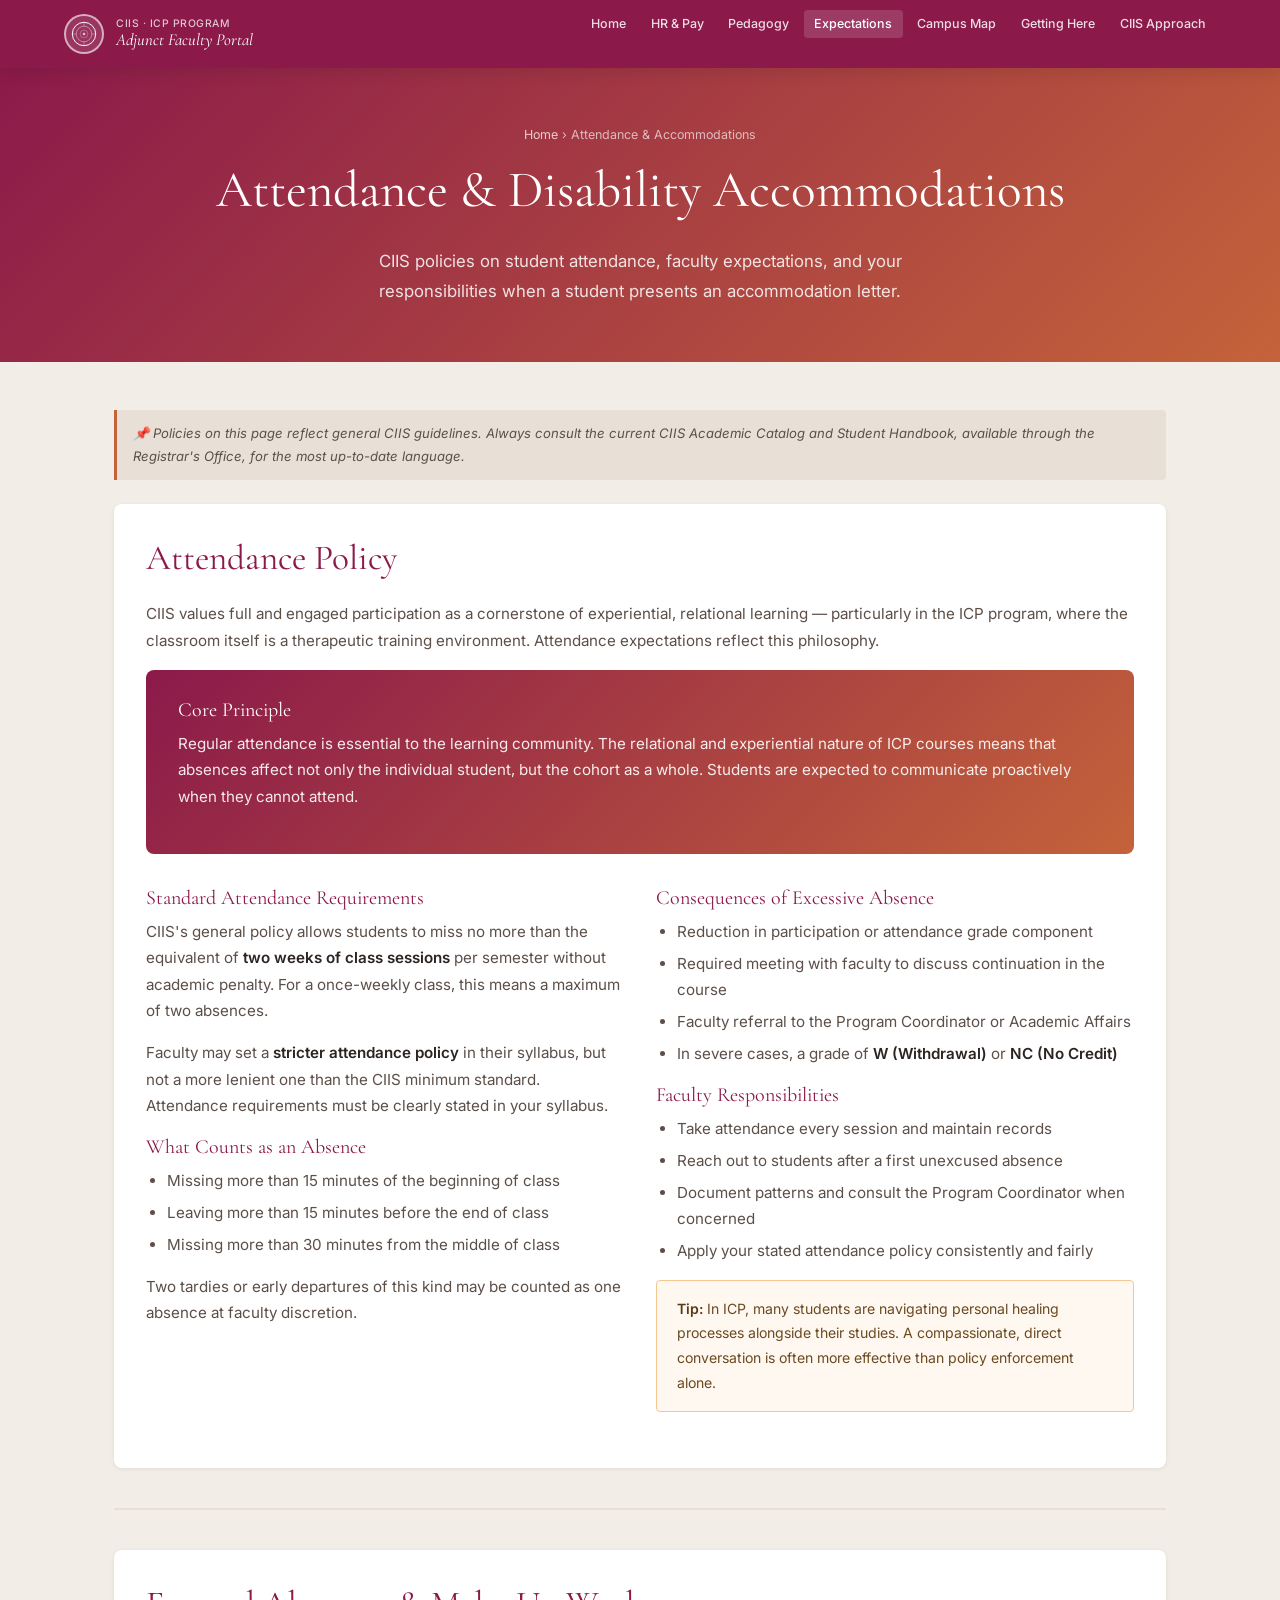
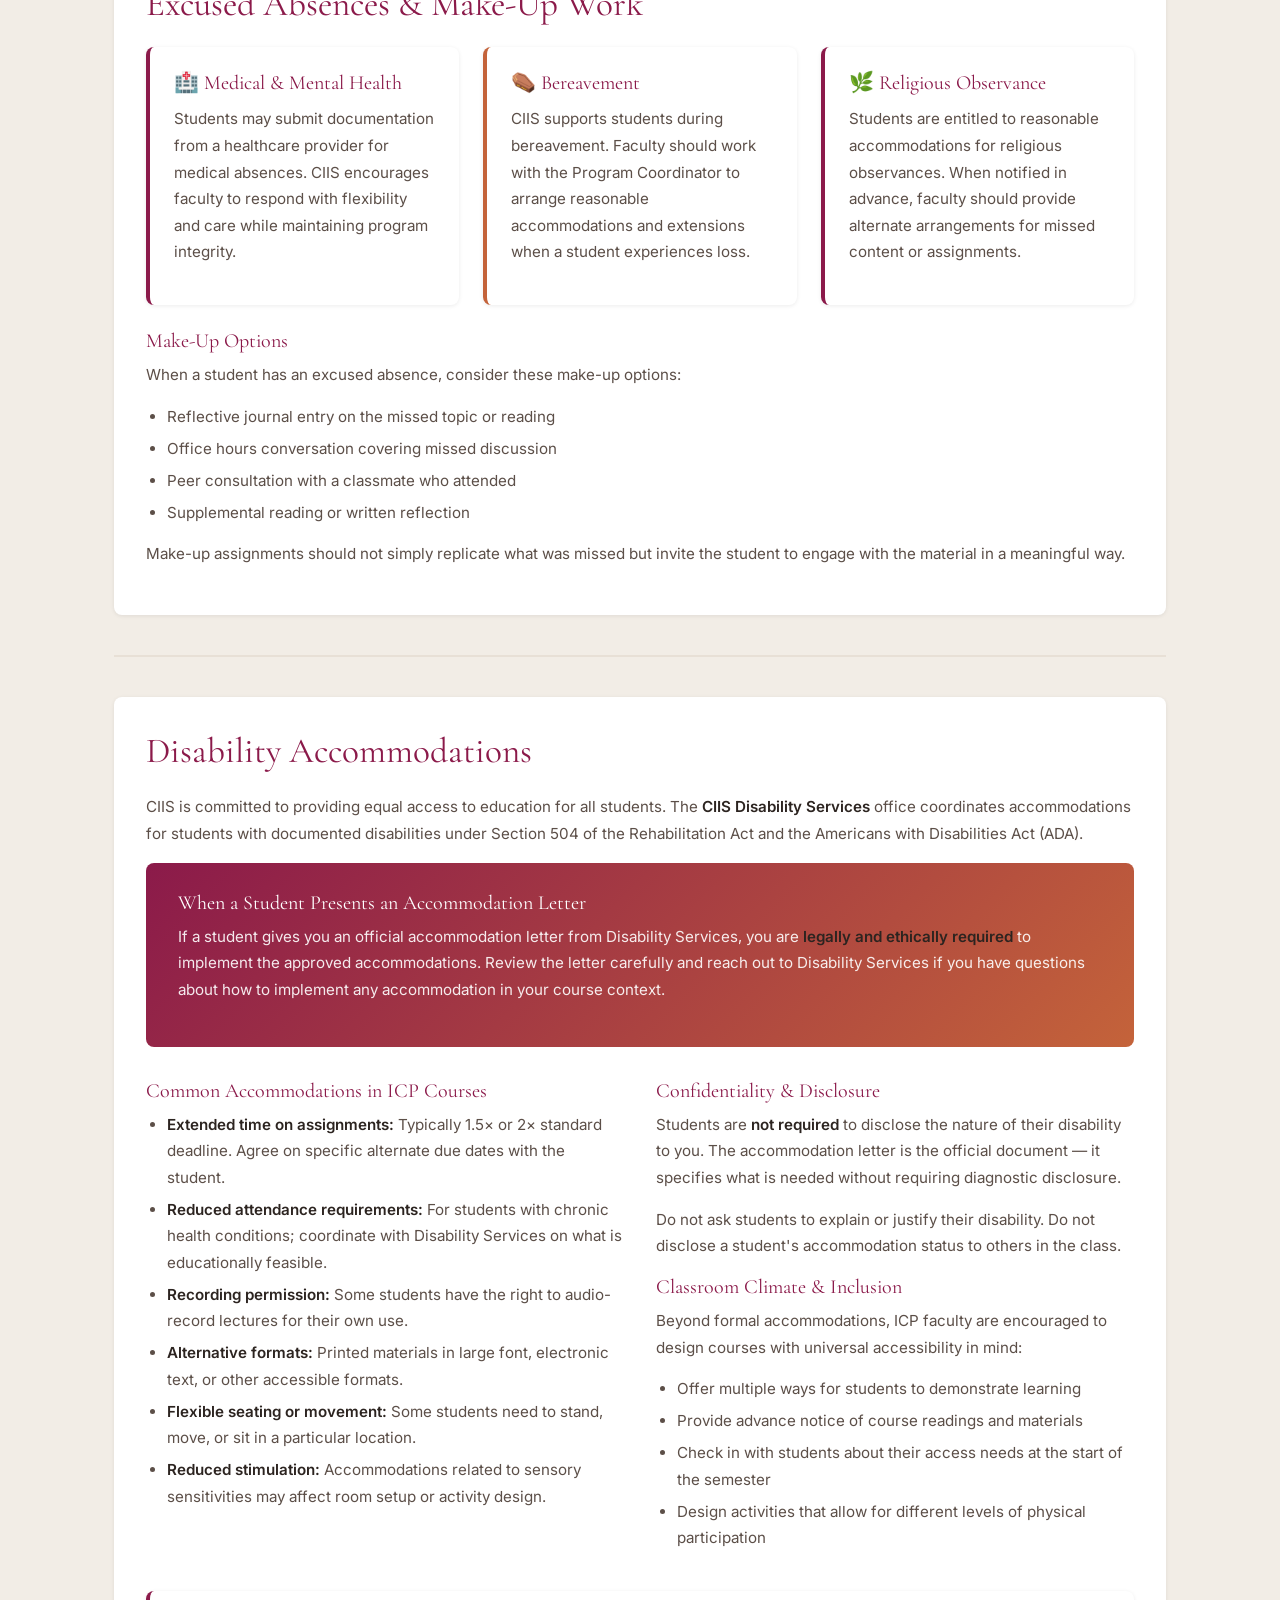
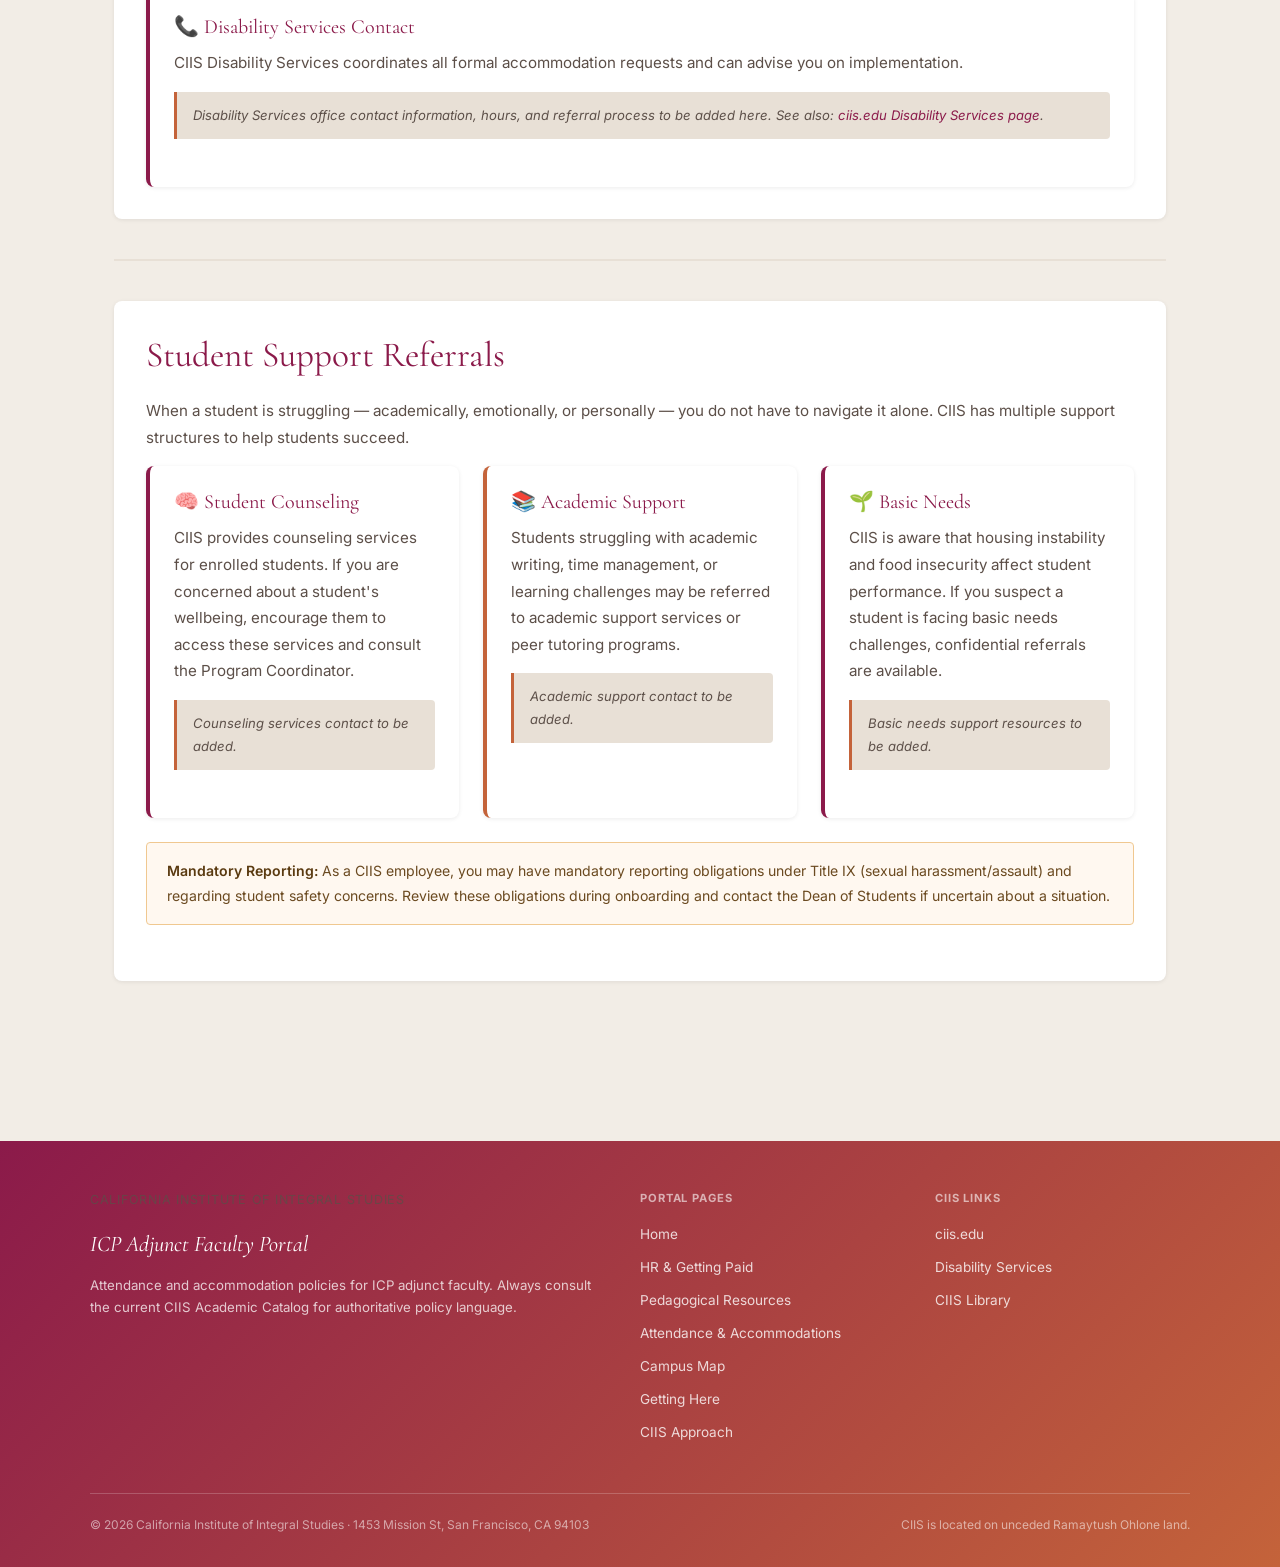
<file: ciis-adjunct/expectations.html>
<!DOCTYPE html>
<html lang="en">
<head>
  <meta charset="UTF-8">
  <meta name="viewport" content="width=device-width, initial-scale=1.0">
  <title>Attendance &amp; Accommodations — ICP Adjunct Portal | CIIS</title>
  <link rel="preconnect" href="https://fonts.googleapis.com">
  <link rel="preconnect" href="https://fonts.gstatic.com" crossorigin>
  <link href="https://fonts.googleapis.com/css2?family=Cormorant+Garamond:ital,wght@0,300;0,400;0,500;1,300;1,400;1,500&family=Inter:wght@300;400;500;600&display=swap" rel="stylesheet">
  <link rel="stylesheet" href="styles.css">
</head>
<body>

<nav class="site-nav" role="navigation" aria-label="Main navigation">
  <div class="nav-inner">
    <a class="nav-logo" href="index.html" aria-label="ICP Adjunct Portal Home">
      <div class="nav-logo-emblem">
        <svg viewBox="0 0 40 40" fill="none" xmlns="http://www.w3.org/2000/svg" aria-hidden="true">
          <circle cx="20" cy="20" r="18" stroke="white" stroke-width="1.5" fill="none"/>
          <circle cx="20" cy="20" r="12" stroke="white" stroke-width="1" fill="none" opacity="0.6"/>
          <circle cx="20" cy="20" r="6"  stroke="white" stroke-width="1" fill="none" opacity="0.4"/>
          <circle cx="20" cy="20" r="2"  fill="white" opacity="0.7"/>
          <line x1="20" y1="2"  x2="20" y2="8"  stroke="white" stroke-width="1" opacity="0.5"/>
          <line x1="20" y1="32" x2="20" y2="38" stroke="white" stroke-width="1" opacity="0.5"/>
          <line x1="2"  y1="20" x2="8"  y2="20" stroke="white" stroke-width="1" opacity="0.5"/>
          <line x1="32" y1="20" x2="38" y2="20" stroke="white" stroke-width="1" opacity="0.5"/>
        </svg>
      </div>
      <div class="nav-logo-text">
        <span class="org">CIIS · ICP Program</span>
        <span class="portal">Adjunct Faculty Portal</span>
      </div>
    </a>
    <button class="nav-toggle" aria-label="Toggle menu" onclick="this.closest('nav').querySelector('.nav-links').classList.toggle('open')">
      <span></span><span></span><span></span>
    </button>
    <ul class="nav-links">
      <li><a href="index.html">Home</a></li>
      <li><a href="hr-pay.html">HR &amp; Pay</a></li>
      <li><a href="pedagogy.html">Pedagogy</a></li>
      <li><a href="expectations.html" class="active">Expectations</a></li>
      <li><a href="campus-map.html">Campus Map</a></li>
      <li><a href="transportation.html">Getting Here</a></li>
      <li><a href="approach.html">CIIS Approach</a></li>
    </ul>
  </div>
</nav>

<header class="page-hero">
  <p class="breadcrumb"><a href="index.html">Home</a> › Attendance &amp; Accommodations</p>
  <h1>Attendance &amp; Disability Accommodations</h1>
  <p class="subtitle">CIIS policies on student attendance, faculty expectations, and your responsibilities when a student presents an accommodation letter.</p>
</header>

<main class="page-body">

  <div class="placeholder-note">
    📌 Policies on this page reflect general CIIS guidelines. Always consult the current CIIS Academic Catalog and Student Handbook, available through the Registrar's Office, for the most up-to-date language.
  </div>

  <!-- ===== ATTENDANCE ===== -->
  <section class="info-box">
    <h2>Attendance Policy</h2>
    <p>CIIS values full and engaged participation as a cornerstone of experiential, relational learning — particularly in the ICP program, where the classroom itself is a therapeutic training environment. Attendance expectations reflect this philosophy.</p>

    <div class="highlight-box">
      <h3>Core Principle</h3>
      <p>Regular attendance is essential to the learning community. The relational and experiential nature of ICP courses means that absences affect not only the individual student, but the cohort as a whole. Students are expected to communicate proactively when they cannot attend.</p>
    </div>

    <div class="two-col" style="margin-top:1.5rem;">
      <div>
        <h3>Standard Attendance Requirements</h3>
        <p>CIIS's general policy allows students to miss no more than the equivalent of <strong>two weeks of class sessions</strong> per semester without academic penalty. For a once-weekly class, this means a maximum of two absences.</p>
        <p>Faculty may set a <strong>stricter attendance policy</strong> in their syllabus, but not a more lenient one than the CIIS minimum standard. Attendance requirements must be clearly stated in your syllabus.</p>

        <h3>What Counts as an Absence</h3>
        <ul>
          <li>Missing more than 15 minutes of the beginning of class</li>
          <li>Leaving more than 15 minutes before the end of class</li>
          <li>Missing more than 30 minutes from the middle of class</li>
        </ul>
        <p>Two tardies or early departures of this kind may be counted as one absence at faculty discretion.</p>
      </div>
      <div>
        <h3>Consequences of Excessive Absence</h3>
        <ul>
          <li>Reduction in participation or attendance grade component</li>
          <li>Required meeting with faculty to discuss continuation in the course</li>
          <li>Faculty referral to the Program Coordinator or Academic Affairs</li>
          <li>In severe cases, a grade of <strong>W (Withdrawal)</strong> or <strong>NC (No Credit)</strong></li>
        </ul>

        <h3>Faculty Responsibilities</h3>
        <ul>
          <li>Take attendance every session and maintain records</li>
          <li>Reach out to students after a first unexcused absence</li>
          <li>Document patterns and consult the Program Coordinator when concerned</li>
          <li>Apply your stated attendance policy consistently and fairly</li>
        </ul>

        <div class="notice-box">
          <strong>Tip:</strong> In ICP, many students are navigating personal healing processes alongside their studies. A compassionate, direct conversation is often more effective than policy enforcement alone.
        </div>
      </div>
    </div>
  </section>

  <hr class="section-divider">

  <!-- ===== EXCUSED ABSENCES ===== -->
  <section class="info-box">
    <h2>Excused Absences &amp; Make-Up Work</h2>

    <div class="three-col">
      <div class="card">
        <h3>🏥 Medical &amp; Mental Health</h3>
        <p>Students may submit documentation from a healthcare provider for medical absences. CIIS encourages faculty to respond with flexibility and care while maintaining program integrity.</p>
      </div>
      <div class="card coral-border">
        <h3>⚰️ Bereavement</h3>
        <p>CIIS supports students during bereavement. Faculty should work with the Program Coordinator to arrange reasonable accommodations and extensions when a student experiences loss.</p>
      </div>
      <div class="card">
        <h3>🌿 Religious Observance</h3>
        <p>Students are entitled to reasonable accommodations for religious observances. When notified in advance, faculty should provide alternate arrangements for missed content or assignments.</p>
      </div>
    </div>

    <h3 style="margin-top:1.5rem;">Make-Up Options</h3>
    <p>When a student has an excused absence, consider these make-up options:</p>
    <ul>
      <li>Reflective journal entry on the missed topic or reading</li>
      <li>Office hours conversation covering missed discussion</li>
      <li>Peer consultation with a classmate who attended</li>
      <li>Supplemental reading or written reflection</li>
    </ul>
    <p>Make-up assignments should not simply replicate what was missed but invite the student to engage with the material in a meaningful way.</p>
  </section>

  <hr class="section-divider">

  <!-- ===== DISABILITY ACCOMMODATIONS ===== -->
  <section class="info-box">
    <h2>Disability Accommodations</h2>
    <p>CIIS is committed to providing equal access to education for all students. The <strong>CIIS Disability Services</strong> office coordinates accommodations for students with documented disabilities under Section 504 of the Rehabilitation Act and the Americans with Disabilities Act (ADA).</p>

    <div class="highlight-box">
      <h3>When a Student Presents an Accommodation Letter</h3>
      <p>If a student gives you an official accommodation letter from Disability Services, you are <strong>legally and ethically required</strong> to implement the approved accommodations. Review the letter carefully and reach out to Disability Services if you have questions about how to implement any accommodation in your course context.</p>
    </div>

    <div class="two-col" style="margin-top:1.5rem;">
      <div>
        <h3>Common Accommodations in ICP Courses</h3>
        <ul>
          <li><strong>Extended time on assignments:</strong> Typically 1.5× or 2× standard deadline. Agree on specific alternate due dates with the student.</li>
          <li><strong>Reduced attendance requirements:</strong> For students with chronic health conditions; coordinate with Disability Services on what is educationally feasible.</li>
          <li><strong>Recording permission:</strong> Some students have the right to audio-record lectures for their own use.</li>
          <li><strong>Alternative formats:</strong> Printed materials in large font, electronic text, or other accessible formats.</li>
          <li><strong>Flexible seating or movement:</strong> Some students need to stand, move, or sit in a particular location.</li>
          <li><strong>Reduced stimulation:</strong> Accommodations related to sensory sensitivities may affect room setup or activity design.</li>
        </ul>
      </div>
      <div>
        <h3>Confidentiality &amp; Disclosure</h3>
        <p>Students are <strong>not required</strong> to disclose the nature of their disability to you. The accommodation letter is the official document — it specifies what is needed without requiring diagnostic disclosure.</p>
        <p>Do not ask students to explain or justify their disability. Do not disclose a student's accommodation status to others in the class.</p>

        <h3>Classroom Climate &amp; Inclusion</h3>
        <p>Beyond formal accommodations, ICP faculty are encouraged to design courses with universal accessibility in mind:</p>
        <ul>
          <li>Offer multiple ways for students to demonstrate learning</li>
          <li>Provide advance notice of course readings and materials</li>
          <li>Check in with students about their access needs at the start of the semester</li>
          <li>Design activities that allow for different levels of physical participation</li>
        </ul>
      </div>
    </div>

    <div class="card" style="margin-top:1.5rem;">
      <h3>📞 Disability Services Contact</h3>
      <p>CIIS Disability Services coordinates all formal accommodation requests and can advise you on implementation.</p>
      <div class="placeholder-note">Disability Services office contact information, hours, and referral process to be added here. See also: <a href="https://www.ciis.edu/student-services/disability-services" target="_blank" rel="noopener">ciis.edu Disability Services page</a>.</div>
    </div>
  </section>

  <hr class="section-divider">

  <!-- ===== STUDENT SUPPORT REFERRALS ===== -->
  <section class="info-box">
    <h2>Student Support Referrals</h2>
    <p>When a student is struggling — academically, emotionally, or personally — you do not have to navigate it alone. CIIS has multiple support structures to help students succeed.</p>

    <div class="three-col">
      <div class="card">
        <h3>🧠 Student Counseling</h3>
        <p>CIIS provides counseling services for enrolled students. If you are concerned about a student's wellbeing, encourage them to access these services and consult the Program Coordinator.</p>
        <div class="placeholder-note">Counseling services contact to be added.</div>
      </div>
      <div class="card coral-border">
        <h3>📚 Academic Support</h3>
        <p>Students struggling with academic writing, time management, or learning challenges may be referred to academic support services or peer tutoring programs.</p>
        <div class="placeholder-note">Academic support contact to be added.</div>
      </div>
      <div class="card">
        <h3>🌱 Basic Needs</h3>
        <p>CIIS is aware that housing instability and food insecurity affect student performance. If you suspect a student is facing basic needs challenges, confidential referrals are available.</p>
        <div class="placeholder-note">Basic needs support resources to be added.</div>
      </div>
    </div>

    <div class="notice-box" style="margin-top:1.5rem;">
      <strong>Mandatory Reporting:</strong> As a CIIS employee, you may have mandatory reporting obligations under Title IX (sexual harassment/assault) and regarding student safety concerns. Review these obligations during onboarding and contact the Dean of Students if uncertain about a situation.
    </div>
  </section>

</main>

<footer class="site-footer">
  <div class="footer-inner">
    <div>
      <p class="footer-org">California Institute of Integral Studies</p>
      <p class="footer-title">ICP Adjunct Faculty Portal</p>
      <p class="footer-desc">Attendance and accommodation policies for ICP adjunct faculty. Always consult the current CIIS Academic Catalog for authoritative policy language.</p>
    </div>
    <div>
      <p class="footer-links-heading">Portal Pages</p>
      <ul class="footer-links">
        <li><a href="index.html">Home</a></li>
        <li><a href="hr-pay.html">HR &amp; Getting Paid</a></li>
        <li><a href="pedagogy.html">Pedagogical Resources</a></li>
        <li><a href="expectations.html">Attendance &amp; Accommodations</a></li>
        <li><a href="campus-map.html">Campus Map</a></li>
        <li><a href="transportation.html">Getting Here</a></li>
        <li><a href="approach.html">CIIS Approach</a></li>
      </ul>
    </div>
    <div>
      <p class="footer-links-heading">CIIS Links</p>
      <ul class="footer-links">
        <li><a href="https://www.ciis.edu" target="_blank" rel="noopener">ciis.edu</a></li>
        <li><a href="https://www.ciis.edu/student-services/disability-services" target="_blank" rel="noopener">Disability Services</a></li>
        <li><a href="https://library.ciis.edu" target="_blank" rel="noopener">CIIS Library</a></li>
      </ul>
    </div>
  </div>
  <div class="footer-bottom">
    <span>© 2026 California Institute of Integral Studies · 1453 Mission St, San Francisco, CA 94103</span>
    <span>CIIS is located on unceded Ramaytush Ohlone land.</span>
  </div>
</footer>

</body>
</html>
</file>
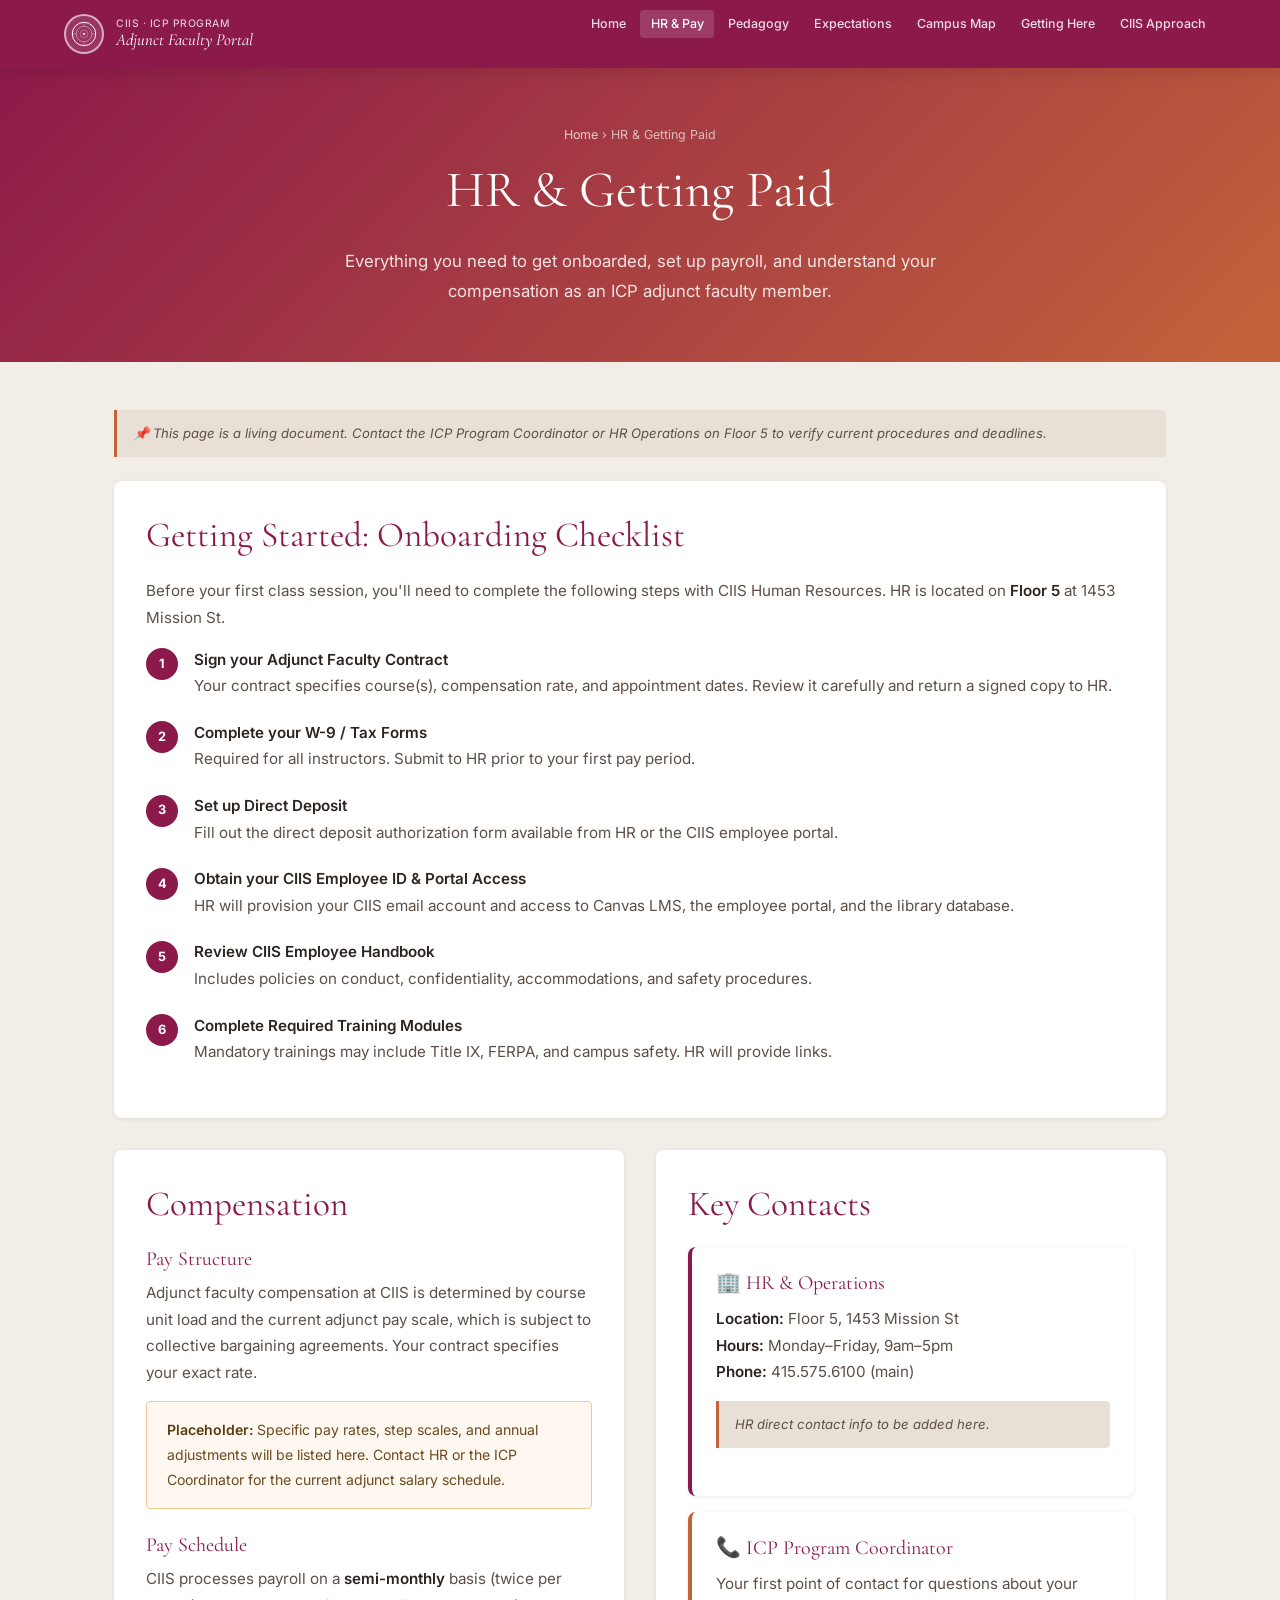
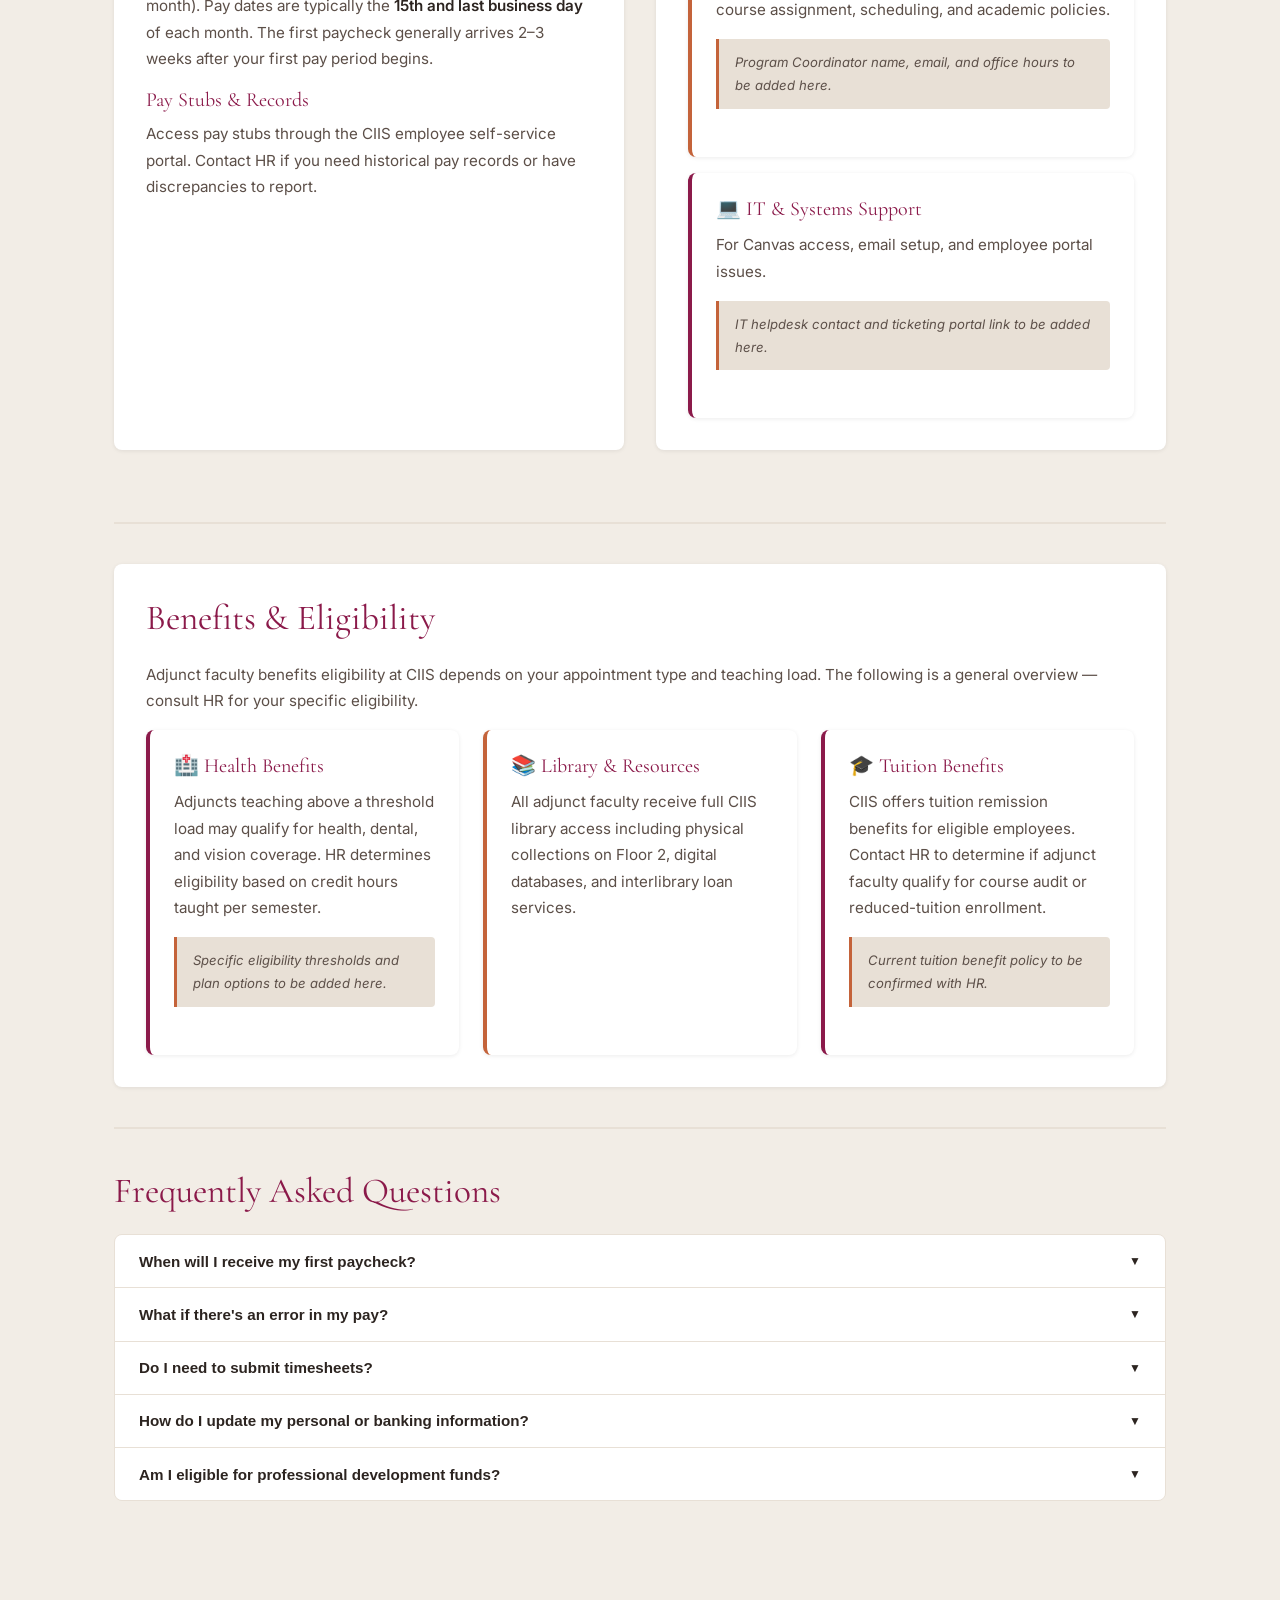
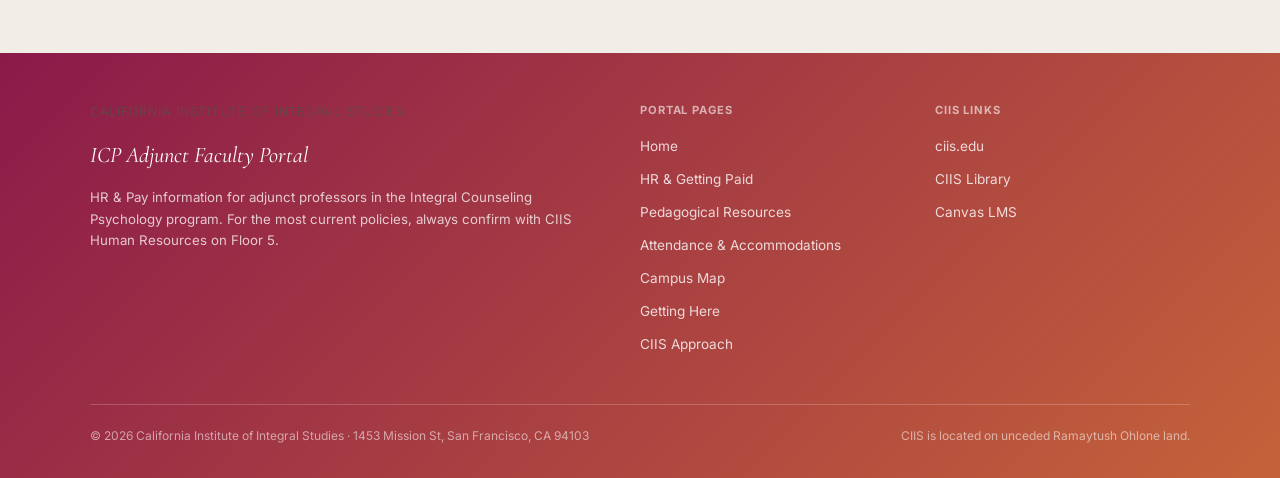
<file: ciis-adjunct/hr-pay.html>
<!DOCTYPE html>
<html lang="en">
<head>
  <meta charset="UTF-8">
  <meta name="viewport" content="width=device-width, initial-scale=1.0">
  <title>HR &amp; Getting Paid — ICP Adjunct Portal | CIIS</title>
  <link rel="preconnect" href="https://fonts.googleapis.com">
  <link rel="preconnect" href="https://fonts.gstatic.com" crossorigin>
  <link href="https://fonts.googleapis.com/css2?family=Cormorant+Garamond:ital,wght@0,300;0,400;0,500;1,300;1,400;1,500&family=Inter:wght@300;400;500;600&display=swap" rel="stylesheet">
  <link rel="stylesheet" href="styles.css">
</head>
<body>

<nav class="site-nav" role="navigation" aria-label="Main navigation">
  <div class="nav-inner">
    <a class="nav-logo" href="index.html" aria-label="ICP Adjunct Portal Home">
      <div class="nav-logo-emblem">
        <svg viewBox="0 0 40 40" fill="none" xmlns="http://www.w3.org/2000/svg" aria-hidden="true">
          <circle cx="20" cy="20" r="18" stroke="white" stroke-width="1.5" fill="none"/>
          <circle cx="20" cy="20" r="12" stroke="white" stroke-width="1" fill="none" opacity="0.6"/>
          <circle cx="20" cy="20" r="6"  stroke="white" stroke-width="1" fill="none" opacity="0.4"/>
          <circle cx="20" cy="20" r="2"  fill="white" opacity="0.7"/>
          <line x1="20" y1="2"  x2="20" y2="8"  stroke="white" stroke-width="1" opacity="0.5"/>
          <line x1="20" y1="32" x2="20" y2="38" stroke="white" stroke-width="1" opacity="0.5"/>
          <line x1="2"  y1="20" x2="8"  y2="20" stroke="white" stroke-width="1" opacity="0.5"/>
          <line x1="32" y1="20" x2="38" y2="20" stroke="white" stroke-width="1" opacity="0.5"/>
        </svg>
      </div>
      <div class="nav-logo-text">
        <span class="org">CIIS · ICP Program</span>
        <span class="portal">Adjunct Faculty Portal</span>
      </div>
    </a>
    <button class="nav-toggle" aria-label="Toggle menu" onclick="this.closest('nav').querySelector('.nav-links').classList.toggle('open')">
      <span></span><span></span><span></span>
    </button>
    <ul class="nav-links">
      <li><a href="index.html">Home</a></li>
      <li><a href="hr-pay.html" class="active">HR &amp; Pay</a></li>
      <li><a href="pedagogy.html">Pedagogy</a></li>
      <li><a href="expectations.html">Expectations</a></li>
      <li><a href="campus-map.html">Campus Map</a></li>
      <li><a href="transportation.html">Getting Here</a></li>
      <li><a href="approach.html">CIIS Approach</a></li>
    </ul>
  </div>
</nav>

<header class="page-hero">
  <p class="breadcrumb"><a href="index.html">Home</a> › HR &amp; Getting Paid</p>
  <h1>HR &amp; Getting Paid</h1>
  <p class="subtitle">Everything you need to get onboarded, set up payroll, and understand your compensation as an ICP adjunct faculty member.</p>
</header>

<main class="page-body">

  <div class="placeholder-note">
    📌 This page is a living document. Contact the ICP Program Coordinator or HR Operations on Floor 5 to verify current procedures and deadlines.
  </div>

  <!-- ===== GETTING STARTED ===== -->
  <section class="info-box">
    <h2>Getting Started: Onboarding Checklist</h2>
    <p>Before your first class session, you'll need to complete the following steps with CIIS Human Resources. HR is located on <strong>Floor 5</strong> at 1453 Mission St.</p>
    <ol class="step-list">
      <li><div><strong>Sign your Adjunct Faculty Contract</strong><br>Your contract specifies course(s), compensation rate, and appointment dates. Review it carefully and return a signed copy to HR.</div></li>
      <li><div><strong>Complete your W-9 / Tax Forms</strong><br>Required for all instructors. Submit to HR prior to your first pay period.</div></li>
      <li><div><strong>Set up Direct Deposit</strong><br>Fill out the direct deposit authorization form available from HR or the CIIS employee portal.</div></li>
      <li><div><strong>Obtain your CIIS Employee ID &amp; Portal Access</strong><br>HR will provision your CIIS email account and access to Canvas LMS, the employee portal, and the library database.</div></li>
      <li><div><strong>Review CIIS Employee Handbook</strong><br>Includes policies on conduct, confidentiality, accommodations, and safety procedures.</div></li>
      <li><div><strong>Complete Required Training Modules</strong><br>Mandatory trainings may include Title IX, FERPA, and campus safety. HR will provide links.</div></li>
    </ol>
  </section>

  <div class="two-col">

    <!-- ===== COMPENSATION ===== -->
    <div class="info-box">
      <h2>Compensation</h2>
      <h3>Pay Structure</h3>
      <p>Adjunct faculty compensation at CIIS is determined by course unit load and the current adjunct pay scale, which is subject to collective bargaining agreements. Your contract specifies your exact rate.</p>
      <div class="notice-box">
        <strong>Placeholder:</strong> Specific pay rates, step scales, and annual adjustments will be listed here. Contact HR or the ICP Coordinator for the current adjunct salary schedule.
      </div>
      <h3>Pay Schedule</h3>
      <p>CIIS processes payroll on a <strong>semi-monthly</strong> basis (twice per month). Pay dates are typically the <strong>15th and last business day</strong> of each month. The first paycheck generally arrives 2–3 weeks after your first pay period begins.</p>
      <h3>Pay Stubs &amp; Records</h3>
      <p>Access pay stubs through the CIIS employee self-service portal. Contact HR if you need historical pay records or have discrepancies to report.</p>
    </div>

    <!-- ===== CONTACTS ===== -->
    <div class="info-box">
      <h2>Key Contacts</h2>
      <div class="card" style="margin-bottom:1rem;">
        <h3>🏢 HR &amp; Operations</h3>
        <p><strong>Location:</strong> Floor 5, 1453 Mission St<br>
        <strong>Hours:</strong> Monday–Friday, 9am–5pm<br>
        <strong>Phone:</strong> 415.575.6100 (main)</p>
        <div class="placeholder-note" style="margin-top:0.5rem;">HR direct contact info to be added here.</div>
      </div>
      <div class="card coral-border" style="margin-bottom:1rem;">
        <h3>📞 ICP Program Coordinator</h3>
        <p>Your first point of contact for questions about your course assignment, scheduling, and academic policies.</p>
        <div class="placeholder-note" style="margin-top:0.5rem;">Program Coordinator name, email, and office hours to be added here.</div>
      </div>
      <div class="card" style="margin-bottom:0;">
        <h3>💻 IT &amp; Systems Support</h3>
        <p>For Canvas access, email setup, and employee portal issues.</p>
        <div class="placeholder-note" style="margin-top:0.5rem;">IT helpdesk contact and ticketing portal link to be added here.</div>
      </div>
    </div>

  </div>

  <hr class="section-divider">

  <!-- ===== BENEFITS ===== -->
  <section class="info-box">
    <h2>Benefits &amp; Eligibility</h2>
    <p>Adjunct faculty benefits eligibility at CIIS depends on your appointment type and teaching load. The following is a general overview — consult HR for your specific eligibility.</p>
    <div class="three-col">
      <div class="card">
        <h3>🏥 Health Benefits</h3>
        <p>Adjuncts teaching above a threshold load may qualify for health, dental, and vision coverage. HR determines eligibility based on credit hours taught per semester.</p>
        <div class="placeholder-note">Specific eligibility thresholds and plan options to be added here.</div>
      </div>
      <div class="card coral-border">
        <h3>📚 Library &amp; Resources</h3>
        <p>All adjunct faculty receive full CIIS library access including physical collections on Floor 2, digital databases, and interlibrary loan services.</p>
      </div>
      <div class="card">
        <h3>🎓 Tuition Benefits</h3>
        <p>CIIS offers tuition remission benefits for eligible employees. Contact HR to determine if adjunct faculty qualify for course audit or reduced-tuition enrollment.</p>
        <div class="placeholder-note">Current tuition benefit policy to be confirmed with HR.</div>
      </div>
    </div>
  </section>

  <hr class="section-divider">

  <!-- ===== FAQ ===== -->
  <section>
    <h2>Frequently Asked Questions</h2>
    <div class="accordion">
      <div class="accordion-item">
        <button class="accordion-btn" onclick="toggleAccordion(this)">
          When will I receive my first paycheck? <span class="chevron">▼</span>
        </button>
        <div class="accordion-body">
          <div class="accordion-body-inner">
            <p>Your first paycheck typically arrives 2–3 weeks after the start of your first pay period, depending on when your contract and paperwork are finalized. Make sure all onboarding documents are submitted to HR before the payroll cutoff date for your first period.</p>
          </div>
        </div>
      </div>
      <div class="accordion-item">
        <button class="accordion-btn" onclick="toggleAccordion(this)">
          What if there's an error in my pay? <span class="chevron">▼</span>
        </button>
        <div class="accordion-body">
          <div class="accordion-body-inner">
            <p>Contact HR directly on Floor 5. Bring your contract and the pay stub in question. Payroll corrections are typically processed in the next pay cycle.</p>
          </div>
        </div>
      </div>
      <div class="accordion-item">
        <button class="accordion-btn" onclick="toggleAccordion(this)">
          Do I need to submit timesheets? <span class="chevron">▼</span>
        </button>
        <div class="accordion-body">
          <div class="accordion-body-inner">
            <p>This depends on your appointment classification. Some adjunct roles are salaried-equivalent (paid per course), while others may require timesheet submission. Your contract and HR onboarding packet will clarify your specific requirements.</p>
          </div>
        </div>
      </div>
      <div class="accordion-item">
        <button class="accordion-btn" onclick="toggleAccordion(this)">
          How do I update my personal or banking information? <span class="chevron">▼</span>
        </button>
        <div class="accordion-body">
          <div class="accordion-body-inner">
            <p>Updates can be made through the CIIS employee self-service portal. For banking changes, submit a new direct deposit form to HR at least one pay period in advance to ensure the change takes effect before your next payment.</p>
          </div>
        </div>
      </div>
      <div class="accordion-item">
        <button class="accordion-btn" onclick="toggleAccordion(this)">
          Am I eligible for professional development funds? <span class="chevron">▼</span>
        </button>
        <div class="accordion-body">
          <div class="accordion-body-inner">
            <p>CIIS occasionally provides professional development opportunities and may have limited funding for adjunct faculty. Contact the ICP Program Coordinator or Academic Affairs to inquire about current opportunities.</p>
          </div>
        </div>
      </div>
    </div>
  </section>

</main>

<footer class="site-footer">
  <div class="footer-inner">
    <div>
      <p class="footer-org">California Institute of Integral Studies</p>
      <p class="footer-title">ICP Adjunct Faculty Portal</p>
      <p class="footer-desc">HR &amp; Pay information for adjunct professors in the Integral Counseling Psychology program. For the most current policies, always confirm with CIIS Human Resources on Floor 5.</p>
    </div>
    <div>
      <p class="footer-links-heading">Portal Pages</p>
      <ul class="footer-links">
        <li><a href="index.html">Home</a></li>
        <li><a href="hr-pay.html">HR &amp; Getting Paid</a></li>
        <li><a href="pedagogy.html">Pedagogical Resources</a></li>
        <li><a href="expectations.html">Attendance &amp; Accommodations</a></li>
        <li><a href="campus-map.html">Campus Map</a></li>
        <li><a href="transportation.html">Getting Here</a></li>
        <li><a href="approach.html">CIIS Approach</a></li>
      </ul>
    </div>
    <div>
      <p class="footer-links-heading">CIIS Links</p>
      <ul class="footer-links">
        <li><a href="https://www.ciis.edu" target="_blank" rel="noopener">ciis.edu</a></li>
        <li><a href="https://library.ciis.edu" target="_blank" rel="noopener">CIIS Library</a></li>
        <li><a href="https://ciis.instructure.com" target="_blank" rel="noopener">Canvas LMS</a></li>
      </ul>
    </div>
  </div>
  <div class="footer-bottom">
    <span>© 2026 California Institute of Integral Studies · 1453 Mission St, San Francisco, CA 94103</span>
    <span>CIIS is located on unceded Ramaytush Ohlone land.</span>
  </div>
</footer>

<script>
function toggleAccordion(btn) {
  const body = btn.nextElementSibling;
  const isOpen = body.classList.contains('open');
  // close all
  document.querySelectorAll('.accordion-body').forEach(b => b.classList.remove('open'));
  document.querySelectorAll('.accordion-btn').forEach(b => b.classList.remove('open'));
  if (!isOpen) {
    body.classList.add('open');
    btn.classList.add('open');
  }
}
</script>
</body>
</html>
</file>
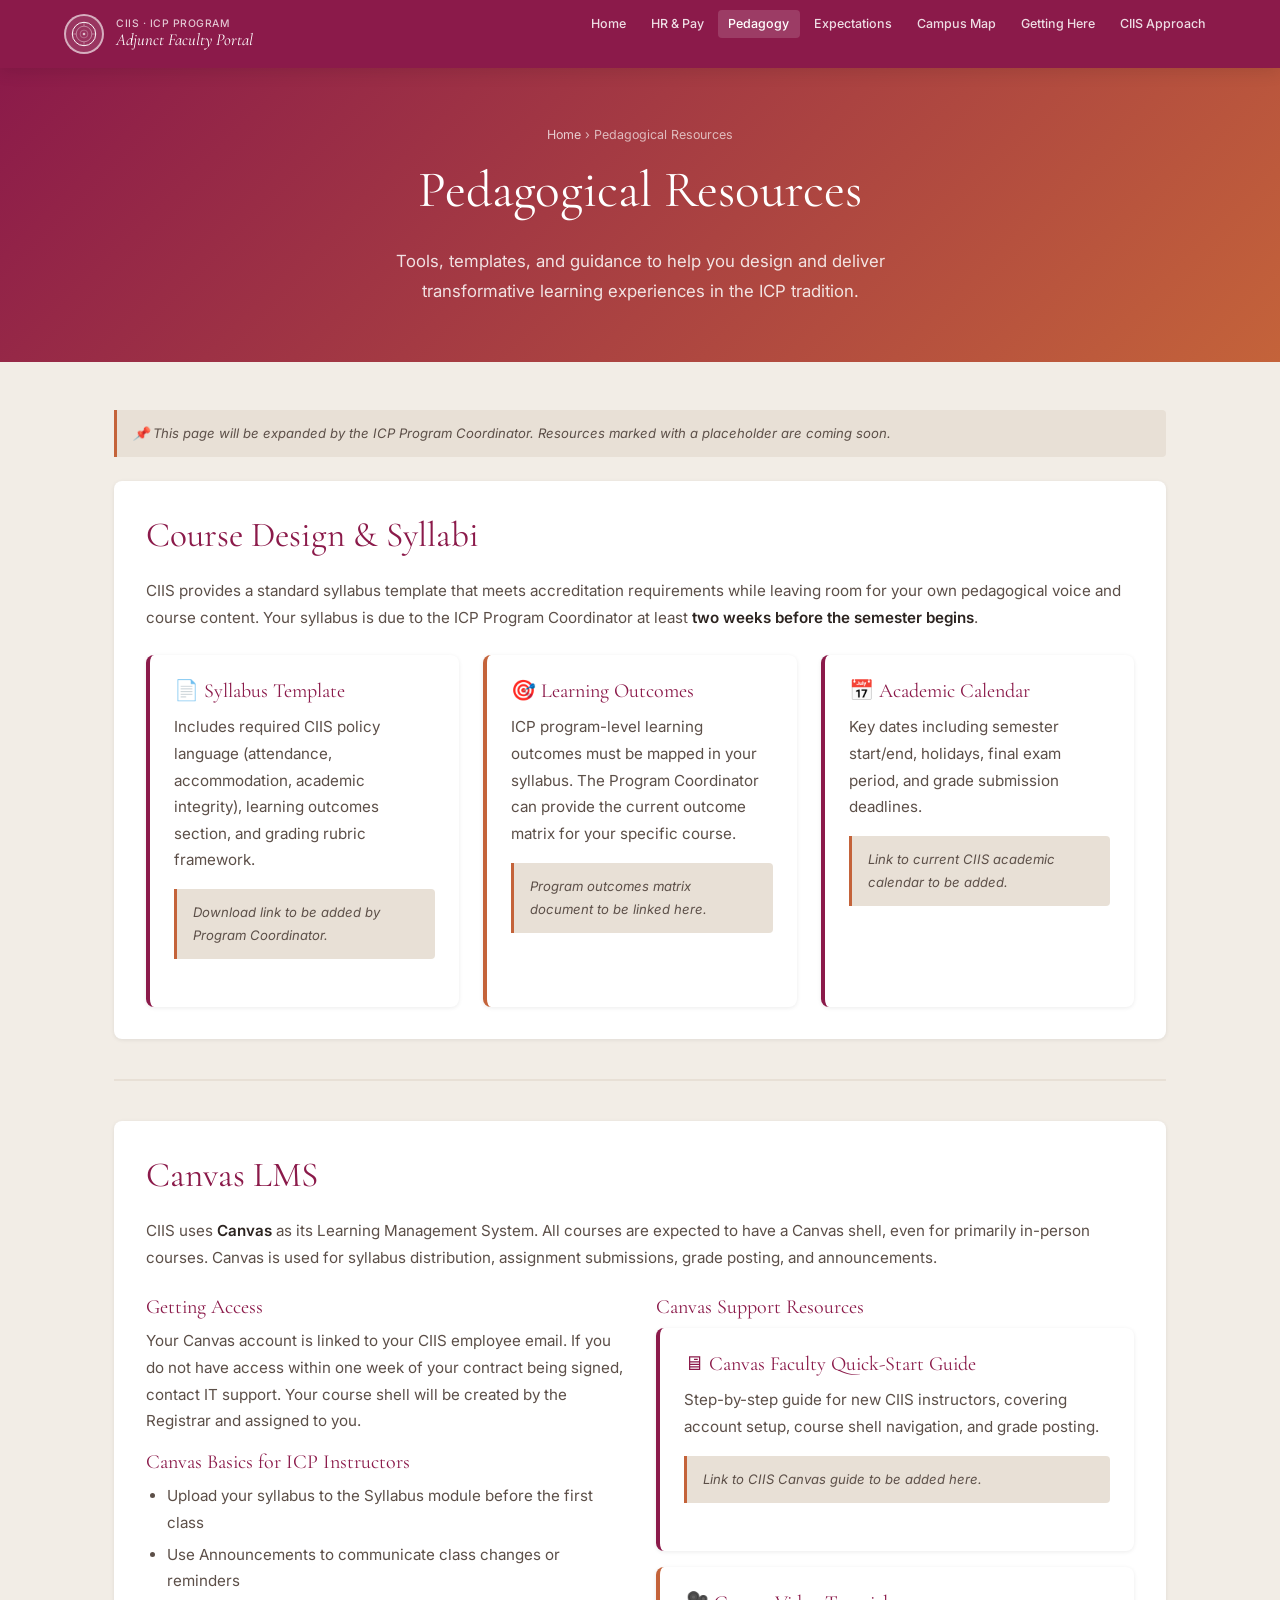
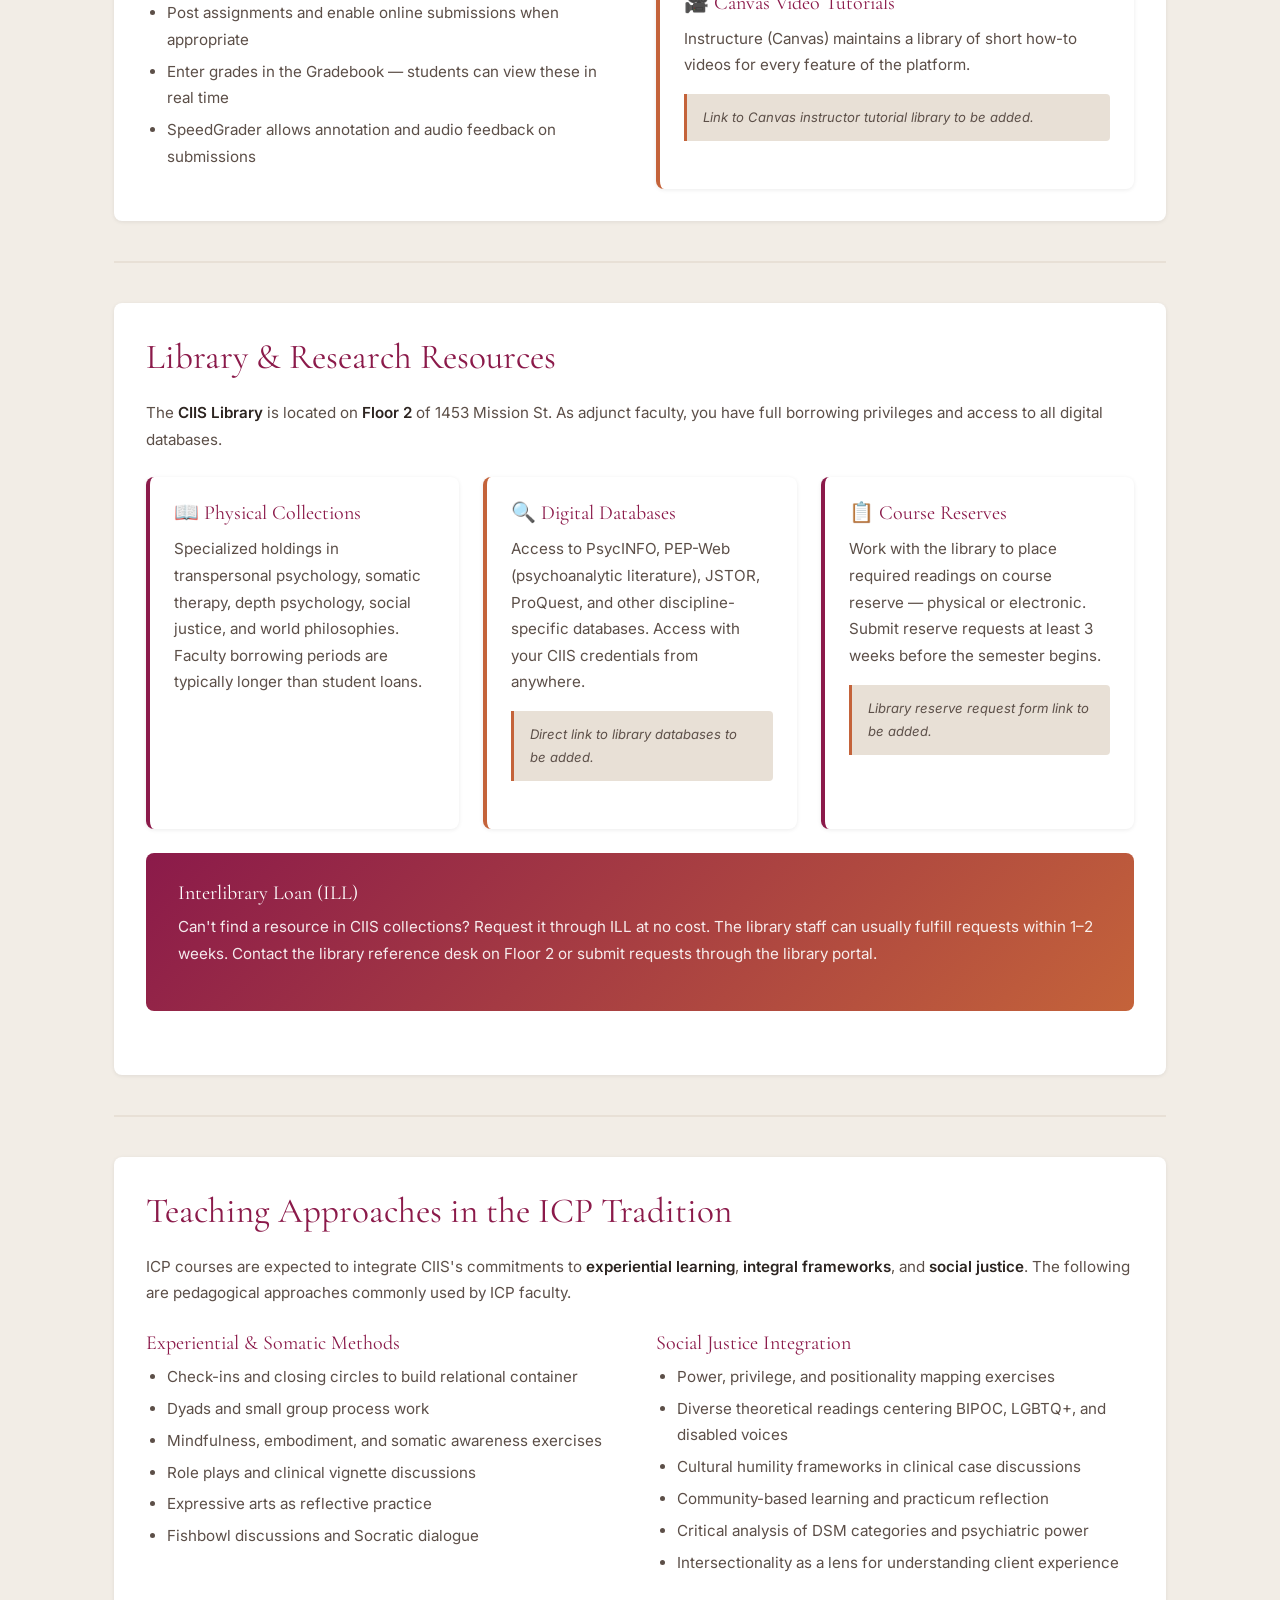
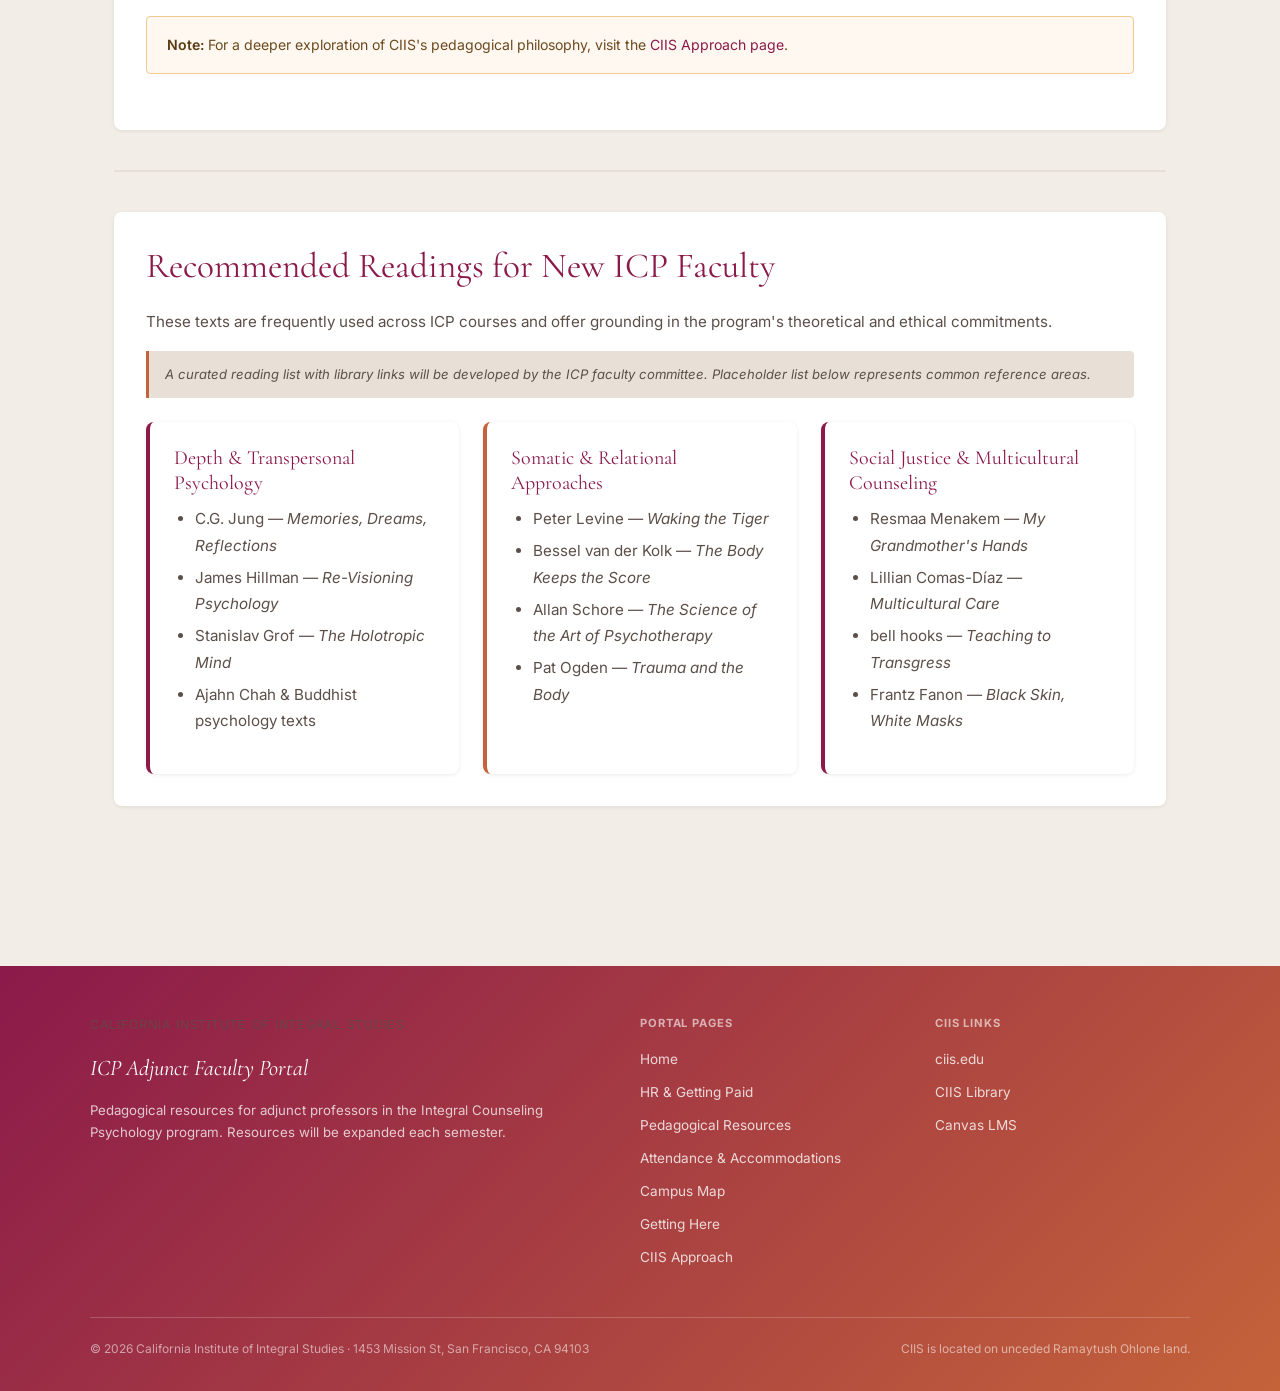
<file: ciis-adjunct/pedagogy.html>
<!DOCTYPE html>
<html lang="en">
<head>
  <meta charset="UTF-8">
  <meta name="viewport" content="width=device-width, initial-scale=1.0">
  <title>Pedagogical Resources — ICP Adjunct Portal | CIIS</title>
  <link rel="preconnect" href="https://fonts.googleapis.com">
  <link rel="preconnect" href="https://fonts.gstatic.com" crossorigin>
  <link href="https://fonts.googleapis.com/css2?family=Cormorant+Garamond:ital,wght@0,300;0,400;0,500;1,300;1,400;1,500&family=Inter:wght@300;400;500;600&display=swap" rel="stylesheet">
  <link rel="stylesheet" href="styles.css">
</head>
<body>

<nav class="site-nav" role="navigation" aria-label="Main navigation">
  <div class="nav-inner">
    <a class="nav-logo" href="index.html" aria-label="ICP Adjunct Portal Home">
      <div class="nav-logo-emblem">
        <svg viewBox="0 0 40 40" fill="none" xmlns="http://www.w3.org/2000/svg" aria-hidden="true">
          <circle cx="20" cy="20" r="18" stroke="white" stroke-width="1.5" fill="none"/>
          <circle cx="20" cy="20" r="12" stroke="white" stroke-width="1" fill="none" opacity="0.6"/>
          <circle cx="20" cy="20" r="6"  stroke="white" stroke-width="1" fill="none" opacity="0.4"/>
          <circle cx="20" cy="20" r="2"  fill="white" opacity="0.7"/>
          <line x1="20" y1="2"  x2="20" y2="8"  stroke="white" stroke-width="1" opacity="0.5"/>
          <line x1="20" y1="32" x2="20" y2="38" stroke="white" stroke-width="1" opacity="0.5"/>
          <line x1="2"  y1="20" x2="8"  y2="20" stroke="white" stroke-width="1" opacity="0.5"/>
          <line x1="32" y1="20" x2="38" y2="20" stroke="white" stroke-width="1" opacity="0.5"/>
        </svg>
      </div>
      <div class="nav-logo-text">
        <span class="org">CIIS · ICP Program</span>
        <span class="portal">Adjunct Faculty Portal</span>
      </div>
    </a>
    <button class="nav-toggle" aria-label="Toggle menu" onclick="this.closest('nav').querySelector('.nav-links').classList.toggle('open')">
      <span></span><span></span><span></span>
    </button>
    <ul class="nav-links">
      <li><a href="index.html">Home</a></li>
      <li><a href="hr-pay.html">HR &amp; Pay</a></li>
      <li><a href="pedagogy.html" class="active">Pedagogy</a></li>
      <li><a href="expectations.html">Expectations</a></li>
      <li><a href="campus-map.html">Campus Map</a></li>
      <li><a href="transportation.html">Getting Here</a></li>
      <li><a href="approach.html">CIIS Approach</a></li>
    </ul>
  </div>
</nav>

<header class="page-hero">
  <p class="breadcrumb"><a href="index.html">Home</a> › Pedagogical Resources</p>
  <h1>Pedagogical Resources</h1>
  <p class="subtitle">Tools, templates, and guidance to help you design and deliver transformative learning experiences in the ICP tradition.</p>
</header>

<main class="page-body">

  <div class="placeholder-note">
    📌 This page will be expanded by the ICP Program Coordinator. Resources marked with a placeholder are coming soon.
  </div>

  <!-- ===== COURSE DESIGN ===== -->
  <section class="info-box">
    <h2>Course Design &amp; Syllabi</h2>
    <p>CIIS provides a standard syllabus template that meets accreditation requirements while leaving room for your own pedagogical voice and course content. Your syllabus is due to the ICP Program Coordinator at least <strong>two weeks before the semester begins</strong>.</p>

    <div class="three-col" style="margin-top:1.5rem;">
      <div class="card">
        <h3>📄 Syllabus Template</h3>
        <p>Includes required CIIS policy language (attendance, accommodation, academic integrity), learning outcomes section, and grading rubric framework.</p>
        <div class="placeholder-note">Download link to be added by Program Coordinator.</div>
      </div>
      <div class="card coral-border">
        <h3>🎯 Learning Outcomes</h3>
        <p>ICP program-level learning outcomes must be mapped in your syllabus. The Program Coordinator can provide the current outcome matrix for your specific course.</p>
        <div class="placeholder-note">Program outcomes matrix document to be linked here.</div>
      </div>
      <div class="card">
        <h3>📅 Academic Calendar</h3>
        <p>Key dates including semester start/end, holidays, final exam period, and grade submission deadlines.</p>
        <div class="placeholder-note">Link to current CIIS academic calendar to be added.</div>
      </div>
    </div>
  </section>

  <hr class="section-divider">

  <!-- ===== CANVAS ===== -->
  <section class="info-box">
    <h2>Canvas LMS</h2>
    <p>CIIS uses <strong>Canvas</strong> as its Learning Management System. All courses are expected to have a Canvas shell, even for primarily in-person courses. Canvas is used for syllabus distribution, assignment submissions, grade posting, and announcements.</p>

    <div class="two-col" style="margin-top:1.5rem;">
      <div>
        <h3>Getting Access</h3>
        <p>Your Canvas account is linked to your CIIS employee email. If you do not have access within one week of your contract being signed, contact IT support. Your course shell will be created by the Registrar and assigned to you.</p>
        <h3>Canvas Basics for ICP Instructors</h3>
        <ul>
          <li>Upload your syllabus to the Syllabus module before the first class</li>
          <li>Use Announcements to communicate class changes or reminders</li>
          <li>Post assignments and enable online submissions when appropriate</li>
          <li>Enter grades in the Gradebook — students can view these in real time</li>
          <li>SpeedGrader allows annotation and audio feedback on submissions</li>
        </ul>
      </div>
      <div>
        <h3>Canvas Support Resources</h3>
        <div class="card" style="margin-bottom:1rem;">
          <h3>🖥 Canvas Faculty Quick-Start Guide</h3>
          <p>Step-by-step guide for new CIIS instructors, covering account setup, course shell navigation, and grade posting.</p>
          <div class="placeholder-note">Link to CIIS Canvas guide to be added here.</div>
        </div>
        <div class="card coral-border">
          <h3>🎥 Canvas Video Tutorials</h3>
          <p>Instructure (Canvas) maintains a library of short how-to videos for every feature of the platform.</p>
          <div class="placeholder-note">Link to Canvas instructor tutorial library to be added.</div>
        </div>
      </div>
    </div>
  </section>

  <hr class="section-divider">

  <!-- ===== LIBRARY ===== -->
  <section class="info-box">
    <h2>Library &amp; Research Resources</h2>
    <p>The <strong>CIIS Library</strong> is located on <strong>Floor 2</strong> of 1453 Mission St. As adjunct faculty, you have full borrowing privileges and access to all digital databases.</p>

    <div class="three-col" style="margin-top:1.5rem;">
      <div class="card">
        <h3>📖 Physical Collections</h3>
        <p>Specialized holdings in transpersonal psychology, somatic therapy, depth psychology, social justice, and world philosophies. Faculty borrowing periods are typically longer than student loans.</p>
      </div>
      <div class="card coral-border">
        <h3>🔍 Digital Databases</h3>
        <p>Access to PsycINFO, PEP-Web (psychoanalytic literature), JSTOR, ProQuest, and other discipline-specific databases. Access with your CIIS credentials from anywhere.</p>
        <div class="placeholder-note">Direct link to library databases to be added.</div>
      </div>
      <div class="card">
        <h3>📋 Course Reserves</h3>
        <p>Work with the library to place required readings on course reserve — physical or electronic. Submit reserve requests at least 3 weeks before the semester begins.</p>
        <div class="placeholder-note">Library reserve request form link to be added.</div>
      </div>
    </div>

    <div class="highlight-box" style="margin-top:1.5rem;">
      <h3>Interlibrary Loan (ILL)</h3>
      <p>Can't find a resource in CIIS collections? Request it through ILL at no cost. The library staff can usually fulfill requests within 1–2 weeks. Contact the library reference desk on Floor 2 or submit requests through the library portal.</p>
    </div>
  </section>

  <hr class="section-divider">

  <!-- ===== TEACHING APPROACHES ===== -->
  <section class="info-box">
    <h2>Teaching Approaches in the ICP Tradition</h2>
    <p>ICP courses are expected to integrate CIIS's commitments to <strong>experiential learning</strong>, <strong>integral frameworks</strong>, and <strong>social justice</strong>. The following are pedagogical approaches commonly used by ICP faculty.</p>

    <div class="two-col" style="margin-top:1.5rem;">
      <div>
        <h3>Experiential &amp; Somatic Methods</h3>
        <ul>
          <li>Check-ins and closing circles to build relational container</li>
          <li>Dyads and small group process work</li>
          <li>Mindfulness, embodiment, and somatic awareness exercises</li>
          <li>Role plays and clinical vignette discussions</li>
          <li>Expressive arts as reflective practice</li>
          <li>Fishbowl discussions and Socratic dialogue</li>
        </ul>
      </div>
      <div>
        <h3>Social Justice Integration</h3>
        <ul>
          <li>Power, privilege, and positionality mapping exercises</li>
          <li>Diverse theoretical readings centering BIPOC, LGBTQ+, and disabled voices</li>
          <li>Cultural humility frameworks in clinical case discussions</li>
          <li>Community-based learning and practicum reflection</li>
          <li>Critical analysis of DSM categories and psychiatric power</li>
          <li>Intersectionality as a lens for understanding client experience</li>
        </ul>
      </div>
    </div>

    <div class="notice-box" style="margin-top:1.5rem;">
      <strong>Note:</strong> For a deeper exploration of CIIS's pedagogical philosophy, visit the <a href="approach.html">CIIS Approach page</a>.
    </div>
  </section>

  <hr class="section-divider">

  <!-- ===== RECOMMENDED READINGS ===== -->
  <section class="info-box">
    <h2>Recommended Readings for New ICP Faculty</h2>
    <p>These texts are frequently used across ICP courses and offer grounding in the program's theoretical and ethical commitments.</p>
    <div class="placeholder-note">A curated reading list with library links will be developed by the ICP faculty committee. Placeholder list below represents common reference areas.</div>

    <div class="three-col" style="margin-top:1rem;">
      <div class="card">
        <h3>Depth &amp; Transpersonal Psychology</h3>
        <ul>
          <li>C.G. Jung — <em>Memories, Dreams, Reflections</em></li>
          <li>James Hillman — <em>Re-Visioning Psychology</em></li>
          <li>Stanislav Grof — <em>The Holotropic Mind</em></li>
          <li>Ajahn Chah &amp; Buddhist psychology texts</li>
        </ul>
      </div>
      <div class="card coral-border">
        <h3>Somatic &amp; Relational Approaches</h3>
        <ul>
          <li>Peter Levine — <em>Waking the Tiger</em></li>
          <li>Bessel van der Kolk — <em>The Body Keeps the Score</em></li>
          <li>Allan Schore — <em>The Science of the Art of Psychotherapy</em></li>
          <li>Pat Ogden — <em>Trauma and the Body</em></li>
        </ul>
      </div>
      <div class="card">
        <h3>Social Justice &amp; Multicultural Counseling</h3>
        <ul>
          <li>Resmaa Menakem — <em>My Grandmother's Hands</em></li>
          <li>Lillian Comas-Díaz — <em>Multicultural Care</em></li>
          <li>bell hooks — <em>Teaching to Transgress</em></li>
          <li>Frantz Fanon — <em>Black Skin, White Masks</em></li>
        </ul>
      </div>
    </div>
  </section>

</main>

<footer class="site-footer">
  <div class="footer-inner">
    <div>
      <p class="footer-org">California Institute of Integral Studies</p>
      <p class="footer-title">ICP Adjunct Faculty Portal</p>
      <p class="footer-desc">Pedagogical resources for adjunct professors in the Integral Counseling Psychology program. Resources will be expanded each semester.</p>
    </div>
    <div>
      <p class="footer-links-heading">Portal Pages</p>
      <ul class="footer-links">
        <li><a href="index.html">Home</a></li>
        <li><a href="hr-pay.html">HR &amp; Getting Paid</a></li>
        <li><a href="pedagogy.html">Pedagogical Resources</a></li>
        <li><a href="expectations.html">Attendance &amp; Accommodations</a></li>
        <li><a href="campus-map.html">Campus Map</a></li>
        <li><a href="transportation.html">Getting Here</a></li>
        <li><a href="approach.html">CIIS Approach</a></li>
      </ul>
    </div>
    <div>
      <p class="footer-links-heading">CIIS Links</p>
      <ul class="footer-links">
        <li><a href="https://www.ciis.edu" target="_blank" rel="noopener">ciis.edu</a></li>
        <li><a href="https://library.ciis.edu" target="_blank" rel="noopener">CIIS Library</a></li>
        <li><a href="https://ciis.instructure.com" target="_blank" rel="noopener">Canvas LMS</a></li>
      </ul>
    </div>
  </div>
  <div class="footer-bottom">
    <span>© 2026 California Institute of Integral Studies · 1453 Mission St, San Francisco, CA 94103</span>
    <span>CIIS is located on unceded Ramaytush Ohlone land.</span>
  </div>
</footer>

<script>
function toggleAccordion(btn) {
  const body = btn.nextElementSibling;
  const isOpen = body.classList.contains('open');
  document.querySelectorAll('.accordion-body').forEach(b => b.classList.remove('open'));
  document.querySelectorAll('.accordion-btn').forEach(b => b.classList.remove('open'));
  if (!isOpen) { body.classList.add('open'); btn.classList.add('open'); }
}
</script>
</body>
</html>
</file>
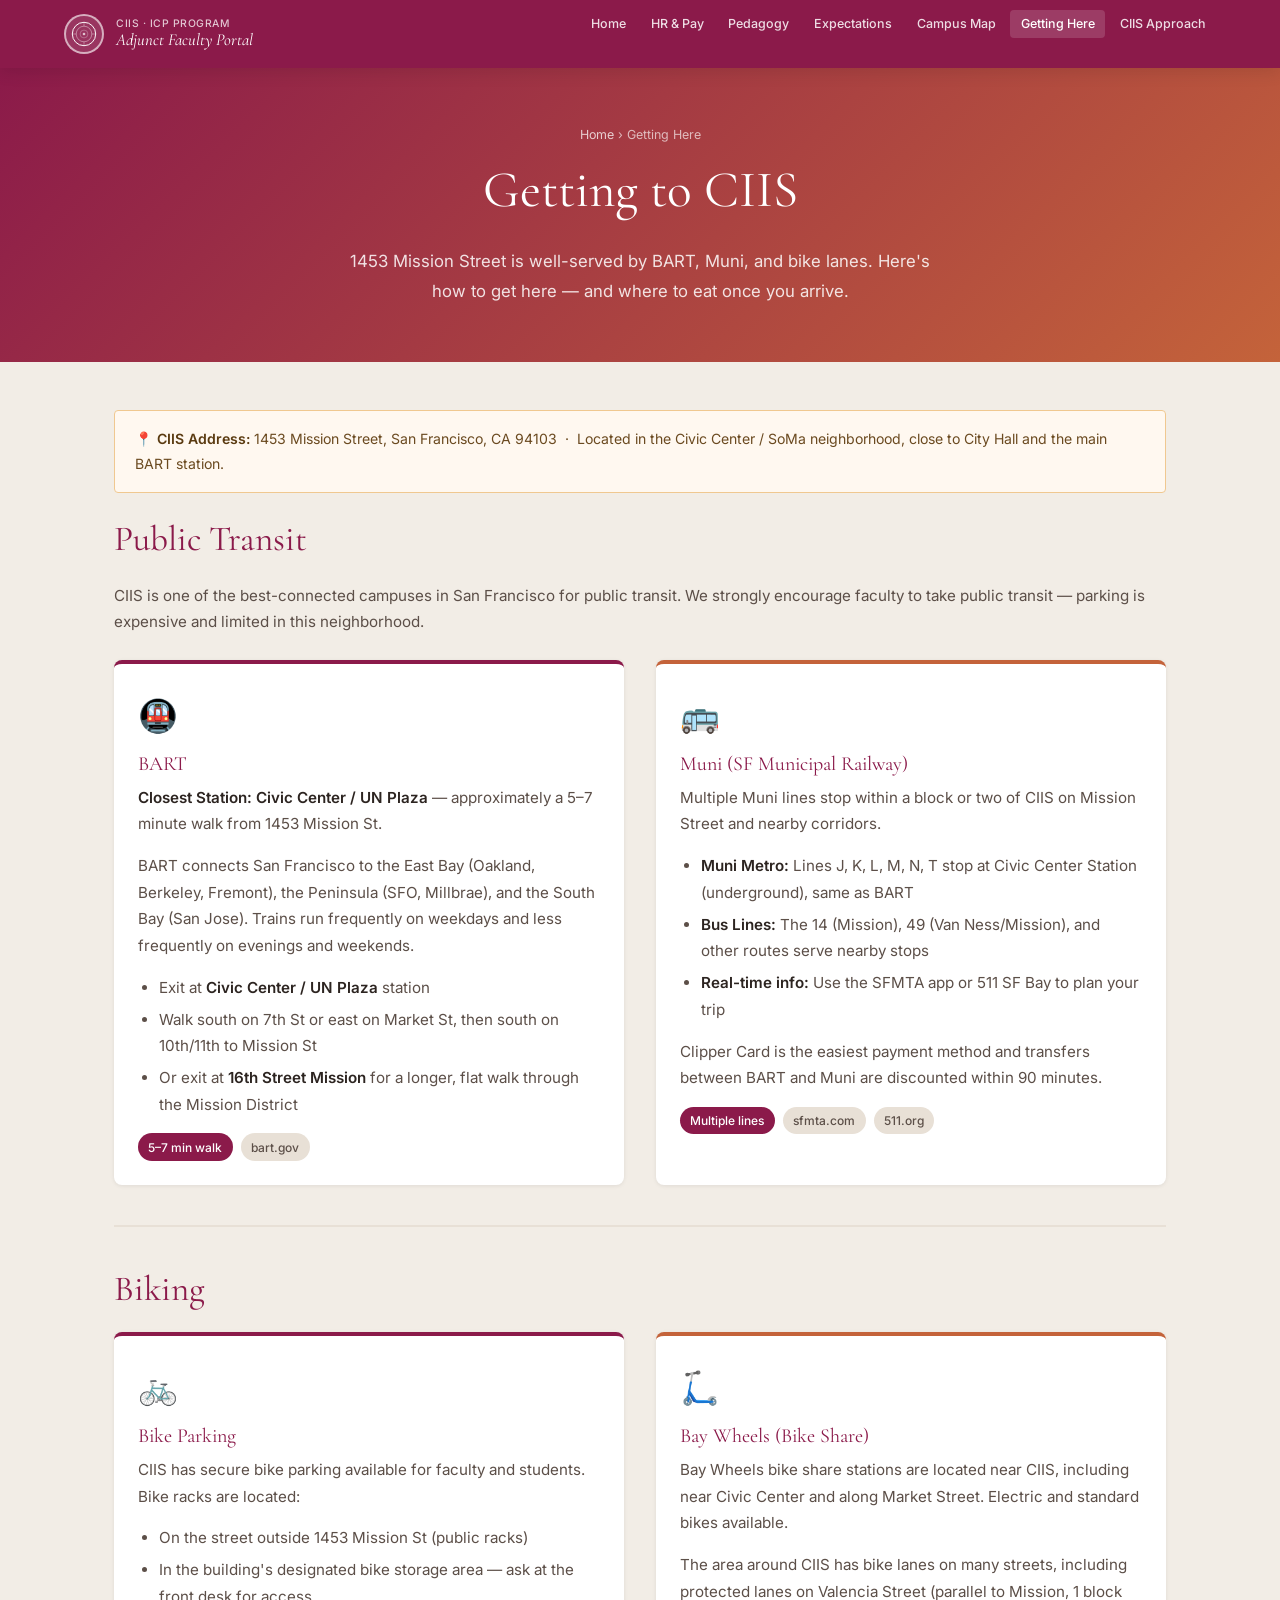
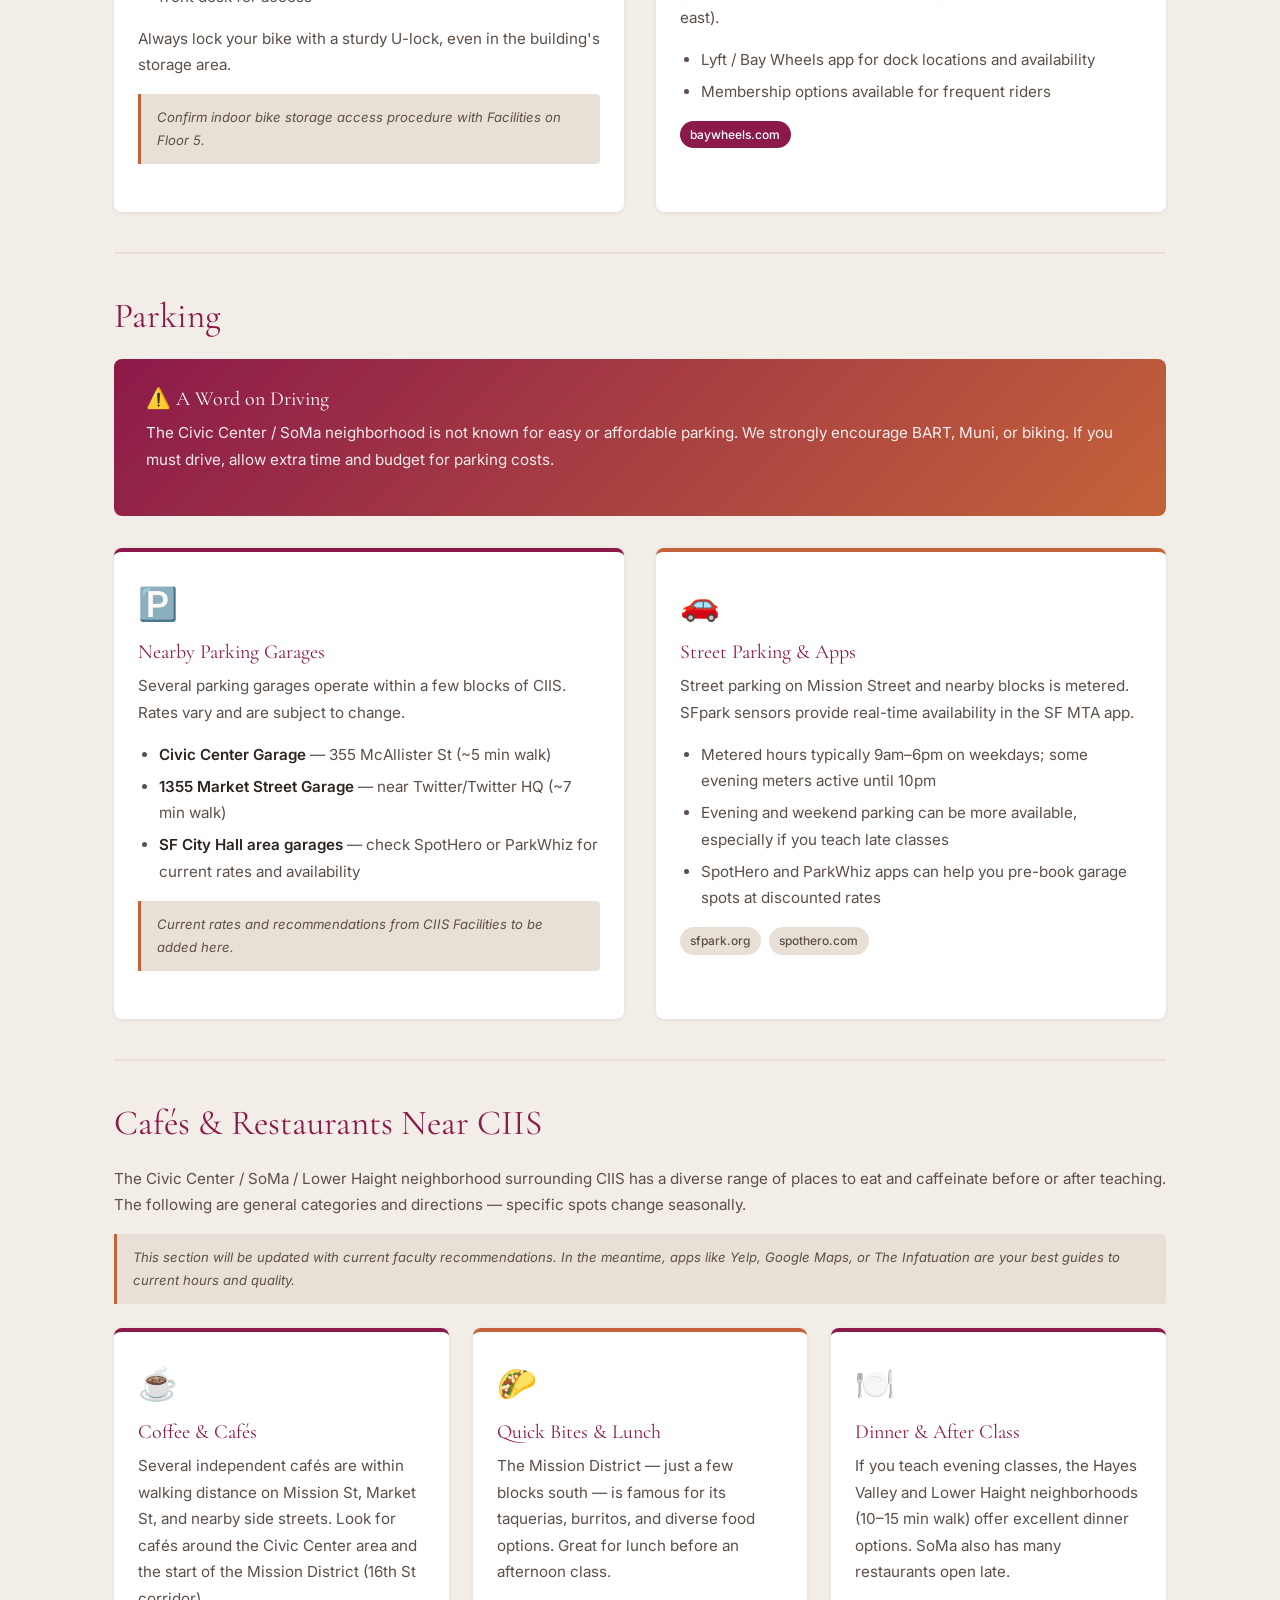
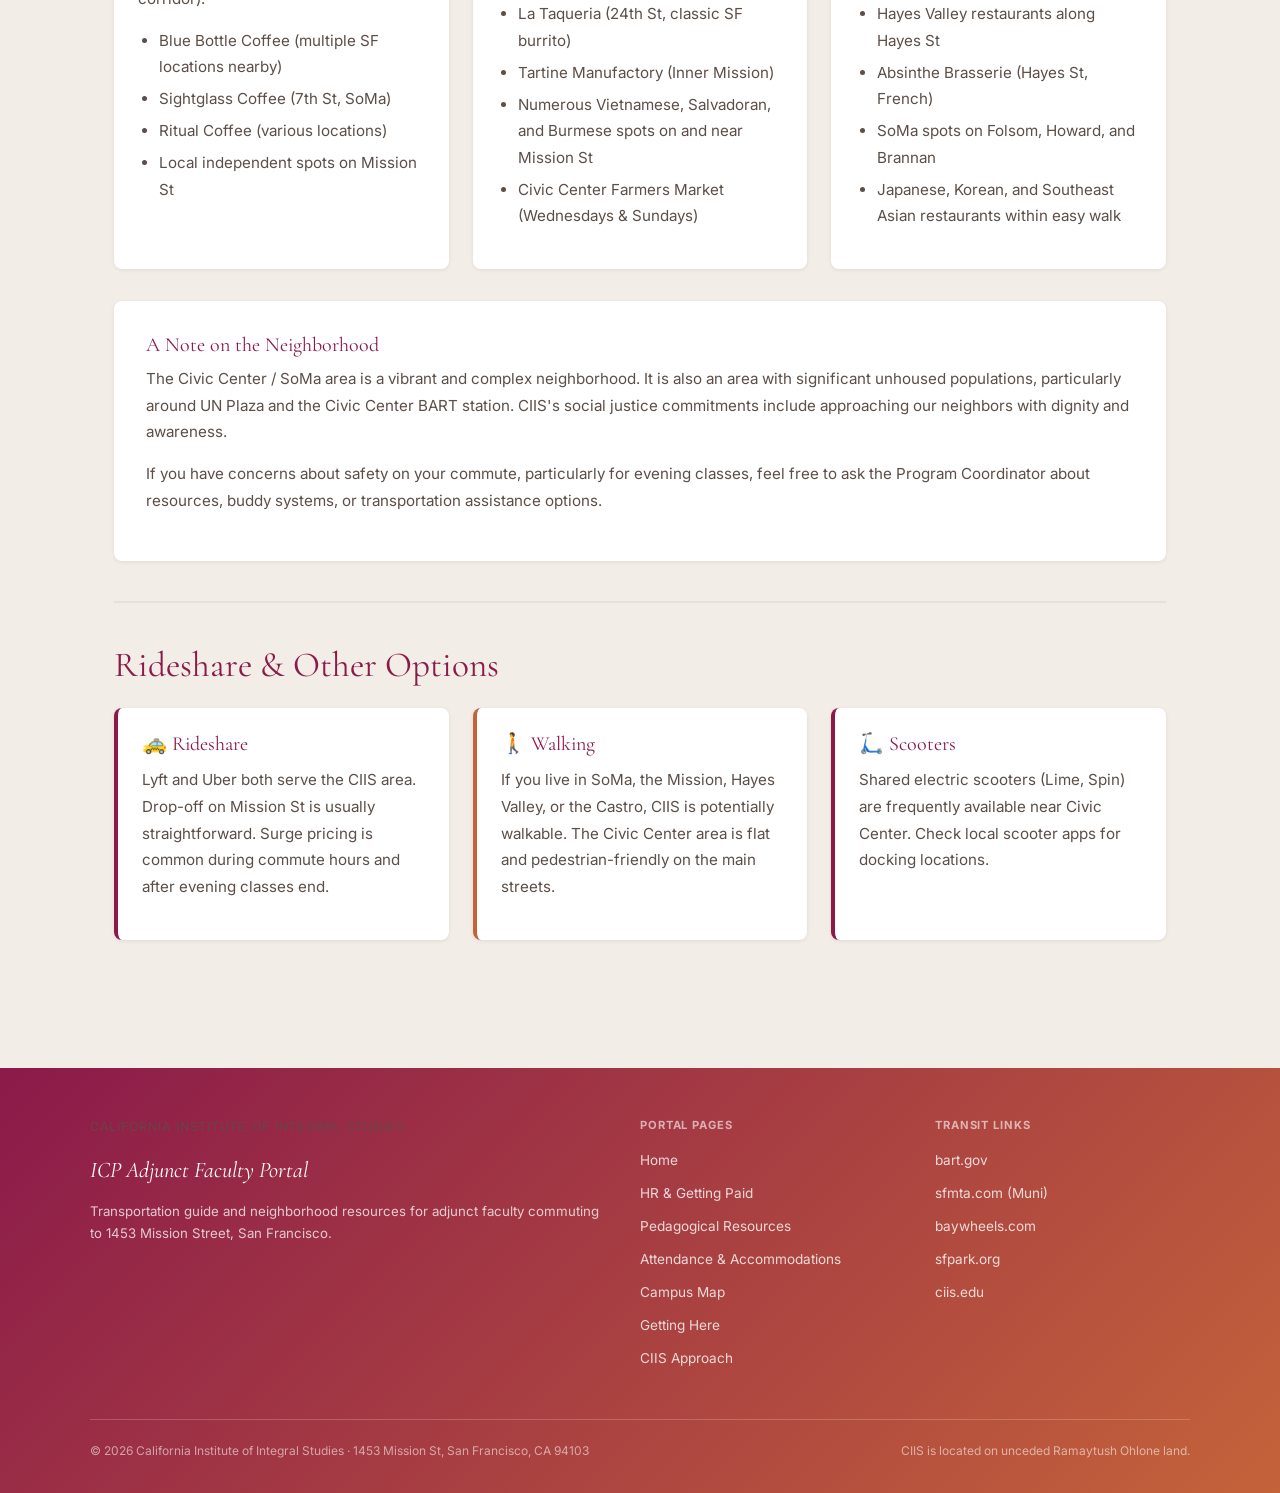
<file: ciis-adjunct/transportation.html>
<!DOCTYPE html>
<html lang="en">
<head>
  <meta charset="UTF-8">
  <meta name="viewport" content="width=device-width, initial-scale=1.0">
  <title>Getting Here — ICP Adjunct Portal | CIIS</title>
  <link rel="preconnect" href="https://fonts.googleapis.com">
  <link rel="preconnect" href="https://fonts.gstatic.com" crossorigin>
  <link href="https://fonts.googleapis.com/css2?family=Cormorant+Garamond:ital,wght@0,300;0,400;0,500;1,300;1,400;1,500&family=Inter:wght@300;400;500;600&display=swap" rel="stylesheet">
  <link rel="stylesheet" href="styles.css">
</head>
<body>

<nav class="site-nav" role="navigation" aria-label="Main navigation">
  <div class="nav-inner">
    <a class="nav-logo" href="index.html" aria-label="ICP Adjunct Portal Home">
      <div class="nav-logo-emblem">
        <svg viewBox="0 0 40 40" fill="none" xmlns="http://www.w3.org/2000/svg" aria-hidden="true">
          <circle cx="20" cy="20" r="18" stroke="white" stroke-width="1.5" fill="none"/>
          <circle cx="20" cy="20" r="12" stroke="white" stroke-width="1" fill="none" opacity="0.6"/>
          <circle cx="20" cy="20" r="6"  stroke="white" stroke-width="1" fill="none" opacity="0.4"/>
          <circle cx="20" cy="20" r="2"  fill="white" opacity="0.7"/>
          <line x1="20" y1="2"  x2="20" y2="8"  stroke="white" stroke-width="1" opacity="0.5"/>
          <line x1="20" y1="32" x2="20" y2="38" stroke="white" stroke-width="1" opacity="0.5"/>
          <line x1="2"  y1="20" x2="8"  y2="20" stroke="white" stroke-width="1" opacity="0.5"/>
          <line x1="32" y1="20" x2="38" y2="20" stroke="white" stroke-width="1" opacity="0.5"/>
        </svg>
      </div>
      <div class="nav-logo-text">
        <span class="org">CIIS · ICP Program</span>
        <span class="portal">Adjunct Faculty Portal</span>
      </div>
    </a>
    <button class="nav-toggle" aria-label="Toggle menu" onclick="this.closest('nav').querySelector('.nav-links').classList.toggle('open')">
      <span></span><span></span><span></span>
    </button>
    <ul class="nav-links">
      <li><a href="index.html">Home</a></li>
      <li><a href="hr-pay.html">HR &amp; Pay</a></li>
      <li><a href="pedagogy.html">Pedagogy</a></li>
      <li><a href="expectations.html">Expectations</a></li>
      <li><a href="campus-map.html">Campus Map</a></li>
      <li><a href="transportation.html" class="active">Getting Here</a></li>
      <li><a href="approach.html">CIIS Approach</a></li>
    </ul>
  </div>
</nav>

<header class="page-hero">
  <p class="breadcrumb"><a href="index.html">Home</a> › Getting Here</p>
  <h1>Getting to CIIS</h1>
  <p class="subtitle">1453 Mission Street is well-served by BART, Muni, and bike lanes. Here's how to get here — and where to eat once you arrive.</p>
</header>

<main class="page-body">

  <div class="notice-box">
    📍 <strong>CIIS Address:</strong> 1453 Mission Street, San Francisco, CA 94103 &nbsp;·&nbsp; Located in the Civic Center / SoMa neighborhood, close to City Hall and the main BART station.
  </div>

  <!-- ===== TRANSIT ===== -->
  <section>
    <h2>Public Transit</h2>
    <p style="margin-bottom:1.5rem;">CIIS is one of the best-connected campuses in San Francisco for public transit. We strongly encourage faculty to take public transit — parking is expensive and limited in this neighborhood.</p>

    <div class="two-col">

      <div class="transport-card">
        <div class="transport-icon">🚇</div>
        <h3>BART</h3>
        <p><strong>Closest Station: Civic Center / UN Plaza</strong> — approximately a 5–7 minute walk from 1453 Mission St.</p>
        <p>BART connects San Francisco to the East Bay (Oakland, Berkeley, Fremont), the Peninsula (SFO, Millbrae), and the South Bay (San Jose). Trains run frequently on weekdays and less frequently on evenings and weekends.</p>
        <ul>
          <li>Exit at <strong>Civic Center / UN Plaza</strong> station</li>
          <li>Walk south on 7th St or east on Market St, then south on 10th/11th to Mission St</li>
          <li>Or exit at <strong>16th Street Mission</strong> for a longer, flat walk through the Mission District</li>
        </ul>
        <div class="tags">
          <span class="tag crimson">5–7 min walk</span>
          <span class="tag">bart.gov</span>
        </div>
      </div>

      <div class="transport-card coral">
        <div class="transport-icon">🚌</div>
        <h3>Muni (SF Municipal Railway)</h3>
        <p>Multiple Muni lines stop within a block or two of CIIS on Mission Street and nearby corridors.</p>
        <ul>
          <li><strong>Muni Metro:</strong> Lines J, K, L, M, N, T stop at Civic Center Station (underground), same as BART</li>
          <li><strong>Bus Lines:</strong> The 14 (Mission), 49 (Van Ness/Mission), and other routes serve nearby stops</li>
          <li><strong>Real-time info:</strong> Use the SFMTA app or 511 SF Bay to plan your trip</li>
        </ul>
        <p>Clipper Card is the easiest payment method and transfers between BART and Muni are discounted within 90 minutes.</p>
        <div class="tags">
          <span class="tag crimson">Multiple lines</span>
          <span class="tag">sfmta.com</span>
          <span class="tag">511.org</span>
        </div>
      </div>

    </div>
  </section>

  <hr class="section-divider">

  <!-- ===== BIKING ===== -->
  <section>
    <h2>Biking</h2>
    <div class="two-col">
      <div class="transport-card">
        <div class="transport-icon">🚲</div>
        <h3>Bike Parking</h3>
        <p>CIIS has secure bike parking available for faculty and students. Bike racks are located:</p>
        <ul>
          <li>On the street outside 1453 Mission St (public racks)</li>
          <li>In the building's designated bike storage area — ask at the front desk for access</li>
        </ul>
        <p>Always lock your bike with a sturdy U-lock, even in the building's storage area.</p>
        <div class="placeholder-note">Confirm indoor bike storage access procedure with Facilities on Floor 5.</div>
      </div>
      <div class="transport-card coral">
        <div class="transport-icon">🛴</div>
        <h3>Bay Wheels (Bike Share)</h3>
        <p>Bay Wheels bike share stations are located near CIIS, including near Civic Center and along Market Street. Electric and standard bikes available.</p>
        <p>The area around CIIS has bike lanes on many streets, including protected lanes on Valencia Street (parallel to Mission, 1 block east).</p>
        <ul>
          <li>Lyft / Bay Wheels app for dock locations and availability</li>
          <li>Membership options available for frequent riders</li>
        </ul>
        <div class="tags"><span class="tag crimson">baywheels.com</span></div>
      </div>
    </div>
  </section>

  <hr class="section-divider">

  <!-- ===== PARKING ===== -->
  <section>
    <h2>Parking</h2>
    <div class="highlight-box">
      <h3>⚠️ A Word on Driving</h3>
      <p>The Civic Center / SoMa neighborhood is not known for easy or affordable parking. We strongly encourage BART, Muni, or biking. If you must drive, allow extra time and budget for parking costs.</p>
    </div>

    <div class="two-col" style="margin-top:1.5rem;">
      <div class="transport-card">
        <div class="transport-icon">🅿️</div>
        <h3>Nearby Parking Garages</h3>
        <p>Several parking garages operate within a few blocks of CIIS. Rates vary and are subject to change.</p>
        <ul>
          <li><strong>Civic Center Garage</strong> — 355 McAllister St (~5 min walk)</li>
          <li><strong>1355 Market Street Garage</strong> — near Twitter/Twitter HQ (~7 min walk)</li>
          <li><strong>SF City Hall area garages</strong> — check SpotHero or ParkWhiz for current rates and availability</li>
        </ul>
        <div class="placeholder-note">Current rates and recommendations from CIIS Facilities to be added here.</div>
      </div>
      <div class="transport-card coral">
        <div class="transport-icon">🚗</div>
        <h3>Street Parking &amp; Apps</h3>
        <p>Street parking on Mission Street and nearby blocks is metered. SFpark sensors provide real-time availability in the SF MTA app.</p>
        <ul>
          <li>Metered hours typically 9am–6pm on weekdays; some evening meters active until 10pm</li>
          <li>Evening and weekend parking can be more available, especially if you teach late classes</li>
          <li>SpotHero and ParkWhiz apps can help you pre-book garage spots at discounted rates</li>
        </ul>
        <div class="tags"><span class="tag">sfpark.org</span><span class="tag">spothero.com</span></div>
      </div>
    </div>
  </section>

  <hr class="section-divider">

  <!-- ===== NEIGHBORHOOD FOOD ===== -->
  <section>
    <h2>Cafés &amp; Restaurants Near CIIS</h2>
    <p>The Civic Center / SoMa / Lower Haight neighborhood surrounding CIIS has a diverse range of places to eat and caffeinate before or after teaching. The following are general categories and directions — specific spots change seasonally.</p>

    <div class="placeholder-note">
      This section will be updated with current faculty recommendations. In the meantime, apps like Yelp, Google Maps, or The Infatuation are your best guides to current hours and quality.
    </div>

    <div class="three-col" style="margin-top:1.5rem;">

      <div class="transport-card">
        <div class="transport-icon">☕</div>
        <h3>Coffee &amp; Cafés</h3>
        <p>Several independent cafés are within walking distance on Mission St, Market St, and nearby side streets. Look for cafés around the Civic Center area and the start of the Mission District (16th St corridor).</p>
        <ul>
          <li>Blue Bottle Coffee (multiple SF locations nearby)</li>
          <li>Sightglass Coffee (7th St, SoMa)</li>
          <li>Ritual Coffee (various locations)</li>
          <li>Local independent spots on Mission St</li>
        </ul>
      </div>

      <div class="transport-card coral">
        <div class="transport-icon">🌮</div>
        <h3>Quick Bites &amp; Lunch</h3>
        <p>The Mission District — just a few blocks south — is famous for its taquerias, burritos, and diverse food options. Great for lunch before an afternoon class.</p>
        <ul>
          <li>La Taqueria (24th St, classic SF burrito)</li>
          <li>Tartine Manufactory (Inner Mission)</li>
          <li>Numerous Vietnamese, Salvadoran, and Burmese spots on and near Mission St</li>
          <li>Civic Center Farmers Market (Wednesdays &amp; Sundays)</li>
        </ul>
      </div>

      <div class="transport-card">
        <div class="transport-icon">🍽️</div>
        <h3>Dinner &amp; After Class</h3>
        <p>If you teach evening classes, the Hayes Valley and Lower Haight neighborhoods (10–15 min walk) offer excellent dinner options. SoMa also has many restaurants open late.</p>
        <ul>
          <li>Hayes Valley restaurants along Hayes St</li>
          <li>Absinthe Brasserie (Hayes St, French)</li>
          <li>SoMa spots on Folsom, Howard, and Brannan</li>
          <li>Japanese, Korean, and Southeast Asian restaurants within easy walk</li>
        </ul>
      </div>

    </div>

    <!-- ===== NEIGHBORHOOD NOTE ===== -->
    <div class="info-box" style="margin-top:2rem;">
      <h3>A Note on the Neighborhood</h3>
      <p>The Civic Center / SoMa area is a vibrant and complex neighborhood. It is also an area with significant unhoused populations, particularly around UN Plaza and the Civic Center BART station. CIIS's social justice commitments include approaching our neighbors with dignity and awareness.</p>
      <p>If you have concerns about safety on your commute, particularly for evening classes, feel free to ask the Program Coordinator about resources, buddy systems, or transportation assistance options.</p>
    </div>
  </section>

  <hr class="section-divider">

  <!-- ===== RIDESHARE ===== -->
  <section>
    <h2>Rideshare &amp; Other Options</h2>
    <div class="three-col">
      <div class="card">
        <h3>🚕 Rideshare</h3>
        <p>Lyft and Uber both serve the CIIS area. Drop-off on Mission St is usually straightforward. Surge pricing is common during commute hours and after evening classes end.</p>
      </div>
      <div class="card coral-border">
        <h3>🚶 Walking</h3>
        <p>If you live in SoMa, the Mission, Hayes Valley, or the Castro, CIIS is potentially walkable. The Civic Center area is flat and pedestrian-friendly on the main streets.</p>
      </div>
      <div class="card">
        <h3>🛴 Scooters</h3>
        <p>Shared electric scooters (Lime, Spin) are frequently available near Civic Center. Check local scooter apps for docking locations.</p>
      </div>
    </div>
  </section>

</main>

<footer class="site-footer">
  <div class="footer-inner">
    <div>
      <p class="footer-org">California Institute of Integral Studies</p>
      <p class="footer-title">ICP Adjunct Faculty Portal</p>
      <p class="footer-desc">Transportation guide and neighborhood resources for adjunct faculty commuting to 1453 Mission Street, San Francisco.</p>
    </div>
    <div>
      <p class="footer-links-heading">Portal Pages</p>
      <ul class="footer-links">
        <li><a href="index.html">Home</a></li>
        <li><a href="hr-pay.html">HR &amp; Getting Paid</a></li>
        <li><a href="pedagogy.html">Pedagogical Resources</a></li>
        <li><a href="expectations.html">Attendance &amp; Accommodations</a></li>
        <li><a href="campus-map.html">Campus Map</a></li>
        <li><a href="transportation.html">Getting Here</a></li>
        <li><a href="approach.html">CIIS Approach</a></li>
      </ul>
    </div>
    <div>
      <p class="footer-links-heading">Transit Links</p>
      <ul class="footer-links">
        <li><a href="https://www.bart.gov" target="_blank" rel="noopener">bart.gov</a></li>
        <li><a href="https://www.sfmta.com" target="_blank" rel="noopener">sfmta.com (Muni)</a></li>
        <li><a href="https://www.baywheels.com" target="_blank" rel="noopener">baywheels.com</a></li>
        <li><a href="https://sfpark.org" target="_blank" rel="noopener">sfpark.org</a></li>
        <li><a href="https://www.ciis.edu" target="_blank" rel="noopener">ciis.edu</a></li>
      </ul>
    </div>
  </div>
  <div class="footer-bottom">
    <span>© 2026 California Institute of Integral Studies · 1453 Mission St, San Francisco, CA 94103</span>
    <span>CIIS is located on unceded Ramaytush Ohlone land.</span>
  </div>
</footer>

</body>
</html>
</file>
<file: ciis-adjunct/styles.css>
/* ============================================================
   CIIS Adjunct Professor Portal — Shared Styles
   Color palette sourced from ciis.edu
   ============================================================ */

:root {
  --ciis-crimson:   #8B1A4A;
  --ciis-crimson-dk:#6B1238;
  --ciis-coral:     #C4633A;
  --ciis-coral-lt:  #D4784F;
  --ciis-cream:     #F2EDE6;
  --ciis-cream-dk:  #E8E0D6;
  --ciis-white:     #FFFFFF;
  --ciis-text:      #2C2420;
  --ciis-text-lt:   #5C4F48;
  --ciis-border:    #D9CFC6;
  --nav-height:     68px;

  --font-serif: 'Cormorant Garamond', Georgia, 'Times New Roman', serif;
  --font-sans:  'Inter', 'Helvetica Neue', Arial, sans-serif;

  --radius-sm: 4px;
  --radius-md: 8px;
  --radius-lg: 16px;
  --shadow-sm: 0 1px 4px rgba(0,0,0,0.08);
  --shadow-md: 0 4px 16px rgba(0,0,0,0.10);
  --shadow-lg: 0 8px 32px rgba(0,0,0,0.13);
}

/* ---- Reset ---- */
*, *::before, *::after { box-sizing: border-box; margin: 0; padding: 0; }
html { scroll-behavior: smooth; }
body {
  font-family: var(--font-sans);
  font-size: 0.95rem;
  line-height: 1.75;
  color: var(--ciis-text);
  background: var(--ciis-cream);
  -webkit-font-smoothing: antialiased;
}
img { max-width: 100%; display: block; }
a { color: var(--ciis-crimson); text-decoration: none; transition: color 0.2s; }
a:hover { color: var(--ciis-coral); }

/* ---- Typography ---- */
h1, h2, h3, h4 {
  font-family: var(--font-serif);
  font-weight: 400;
  line-height: 1.25;
  color: var(--ciis-crimson);
}
h1 { font-size: clamp(2rem, 5vw, 3.2rem); }
h2 { font-size: clamp(1.5rem, 3vw, 2.2rem); margin-bottom: 0.6em; }
h3 { font-size: 1.25rem; margin-bottom: 0.4em; }
h4 { font-size: 1.05rem; margin-bottom: 0.3em; }
p  { margin-bottom: 1em; color: var(--ciis-text-lt); }
ul, ol { padding-left: 1.4em; margin-bottom: 1em; color: var(--ciis-text-lt); }
li { margin-bottom: 0.35em; }
strong { color: var(--ciis-text); font-weight: 600; }

/* ============================================================
   NAV
   ============================================================ */
.site-nav {
  position: sticky;
  top: 0;
  z-index: 100;
  background: var(--ciis-crimson);
  box-shadow: var(--shadow-md);
}
.nav-inner {
  max-width: 1200px;
  margin: 0 auto;
  padding: 0 1.5rem;
  height: var(--nav-height);
  display: flex;
  align-items: center;
  gap: 2rem;
}
.nav-logo {
  display: flex;
  align-items: center;
  gap: 0.75rem;
  text-decoration: none;
  flex-shrink: 0;
}
.nav-logo-emblem {
  width: 40px;
  height: 40px;
  border-radius: 50%;
  border: 2px solid rgba(255,255,255,0.6);
  display: flex;
  align-items: center;
  justify-content: center;
  background: rgba(255,255,255,0.12);
}
.nav-logo-emblem svg { width: 26px; height: 26px; }
.nav-logo-text {
  display: flex;
  flex-direction: column;
  line-height: 1.15;
}
.nav-logo-text .org { font-family: var(--font-sans); font-size: 0.65rem; font-weight: 500; color: rgba(255,255,255,0.75); letter-spacing: 0.05em; text-transform: uppercase; }
.nav-logo-text .portal { font-family: var(--font-serif); font-size: 1.05rem; color: #fff; font-style: italic; }

.nav-links {
  display: flex;
  align-items: center;
  gap: 0.25rem;
  list-style: none;
  flex-wrap: wrap;
  margin-left: auto;
}
.nav-links a {
  color: rgba(255,255,255,0.85);
  font-size: 0.78rem;
  font-weight: 500;
  padding: 0.4rem 0.65rem;
  border-radius: var(--radius-sm);
  transition: background 0.2s, color 0.2s;
  white-space: nowrap;
}
.nav-links a:hover,
.nav-links a.active {
  background: rgba(255,255,255,0.15);
  color: #fff;
}

/* Hamburger (mobile) */
.nav-toggle {
  display: none;
  background: none;
  border: none;
  cursor: pointer;
  padding: 0.5rem;
  margin-left: auto;
}
.nav-toggle span {
  display: block;
  width: 22px;
  height: 2px;
  background: #fff;
  margin: 5px 0;
  transition: 0.3s;
}

@media (max-width: 860px) {
  .nav-toggle { display: block; }
  .nav-links {
    display: none;
    position: absolute;
    top: var(--nav-height);
    left: 0; right: 0;
    background: var(--ciis-crimson-dk);
    flex-direction: column;
    align-items: flex-start;
    padding: 1rem 1.5rem;
    gap: 0.5rem;
    box-shadow: var(--shadow-md);
  }
  .nav-links.open { display: flex; }
  .nav-links a { font-size: 0.9rem; }
}

/* ============================================================
   PAGE HERO
   ============================================================ */
.page-hero {
  background: linear-gradient(135deg, var(--ciis-crimson) 0%, var(--ciis-coral) 100%);
  color: #fff;
  padding: 3.5rem 1.5rem;
  text-align: center;
}
.page-hero h1 { color: #fff; margin-bottom: 0.5em; }
.page-hero .subtitle {
  font-size: 1.05rem;
  color: rgba(255,255,255,0.85);
  max-width: 600px;
  margin: 0 auto;
}
.breadcrumb {
  font-size: 0.78rem;
  color: rgba(255,255,255,0.65);
  margin-bottom: 0.75rem;
}
.breadcrumb a { color: rgba(255,255,255,0.75); }
.breadcrumb a:hover { color: #fff; }

/* ============================================================
   LAYOUT
   ============================================================ */
.page-body {
  max-width: 1100px;
  margin: 0 auto;
  padding: 3rem 1.5rem 4rem;
}
.two-col {
  display: grid;
  grid-template-columns: 1fr 1fr;
  gap: 2rem;
}
.three-col {
  display: grid;
  grid-template-columns: repeat(3, 1fr);
  gap: 1.5rem;
}
@media (max-width: 700px) {
  .two-col, .three-col { grid-template-columns: 1fr; }
}

/* ============================================================
   CARDS
   ============================================================ */
.card {
  background: var(--ciis-white);
  border-radius: var(--radius-md);
  padding: 1.5rem;
  box-shadow: var(--shadow-sm);
  border-left: 4px solid var(--ciis-crimson);
}
.card.coral-border { border-left-color: var(--ciis-coral); }
.card h3 { color: var(--ciis-crimson); margin-bottom: 0.5em; }

.info-box {
  background: var(--ciis-white);
  border-radius: var(--radius-md);
  padding: 2rem;
  box-shadow: var(--shadow-sm);
  margin-bottom: 2rem;
}
.info-box + .info-box { /* already has margin */ }

.highlight-box {
  background: linear-gradient(135deg, var(--ciis-crimson) 0%, var(--ciis-coral) 100%);
  color: #fff;
  border-radius: var(--radius-md);
  padding: 1.75rem 2rem;
  margin-bottom: 2rem;
}
.highlight-box h2, .highlight-box h3 { color: #fff; }
.highlight-box p, .highlight-box li { color: rgba(255,255,255,0.9); }

.notice-box {
  background: #FFF8F0;
  border: 1px solid #F0C890;
  border-radius: var(--radius-sm);
  padding: 1rem 1.25rem;
  margin-bottom: 1.5rem;
  font-size: 0.88rem;
  color: #6B4A20;
}
.notice-box strong { color: #5A3A10; }

/* ============================================================
   SECTION DIVIDERS
   ============================================================ */
.section-divider {
  border: none;
  border-top: 2px solid var(--ciis-cream-dk);
  margin: 2.5rem 0;
}

/* ============================================================
   STEP LIST
   ============================================================ */
.step-list { list-style: none; padding: 0; counter-reset: steps; }
.step-list li {
  counter-increment: steps;
  display: flex;
  gap: 1rem;
  margin-bottom: 1.25rem;
  align-items: flex-start;
}
.step-list li::before {
  content: counter(steps);
  flex-shrink: 0;
  width: 2rem;
  height: 2rem;
  background: var(--ciis-crimson);
  color: #fff;
  border-radius: 50%;
  display: flex;
  align-items: center;
  justify-content: center;
  font-size: 0.8rem;
  font-weight: 700;
  margin-top: 0.1rem;
}

/* ============================================================
   CAMPUS MAP
   ============================================================ */
.floor-nav {
  display: flex;
  gap: 0.5rem;
  flex-wrap: wrap;
  margin-bottom: 2rem;
}
.floor-btn {
  padding: 0.5rem 1.1rem;
  border-radius: 2rem;
  border: 2px solid var(--ciis-crimson);
  background: transparent;
  color: var(--ciis-crimson);
  font-size: 0.85rem;
  font-weight: 600;
  cursor: pointer;
  transition: background 0.2s, color 0.2s;
}
.floor-btn:hover, .floor-btn.active {
  background: var(--ciis-crimson);
  color: #fff;
}

.floor-card {
  display: none;
  background: var(--ciis-white);
  border-radius: var(--radius-md);
  box-shadow: var(--shadow-md);
  overflow: hidden;
}
.floor-card.visible { display: grid; grid-template-columns: 1fr 2fr; }
@media (max-width: 640px) {
  .floor-card.visible { grid-template-columns: 1fr; }
}
.floor-label {
  background: linear-gradient(180deg, var(--ciis-crimson) 0%, var(--ciis-coral) 100%);
  color: #fff;
  padding: 2.5rem 2rem;
  display: flex;
  flex-direction: column;
  align-items: center;
  justify-content: center;
  text-align: center;
  gap: 0.5rem;
}
.floor-number {
  font-family: var(--font-serif);
  font-size: 4rem;
  line-height: 1;
  opacity: 0.5;
}
.floor-label h2 { color: #fff; font-size: 1.4rem; margin: 0; }
.floor-label .floor-tag {
  font-size: 0.75rem;
  background: rgba(255,255,255,0.2);
  padding: 0.2rem 0.75rem;
  border-radius: 2rem;
  letter-spacing: 0.05em;
  text-transform: uppercase;
}
.floor-content { padding: 2rem; }
.floor-content h3 { color: var(--ciis-crimson); }
.space-list { list-style: none; padding: 0; }
.space-list li {
  display: flex;
  align-items: flex-start;
  gap: 0.75rem;
  padding: 0.75rem 0;
  border-bottom: 1px solid var(--ciis-cream-dk);
}
.space-list li:last-child { border-bottom: none; }
.space-icon {
  font-size: 1.4rem;
  flex-shrink: 0;
  width: 2rem;
  text-align: center;
}
.space-info strong { display: block; color: var(--ciis-text); font-size: 0.95rem; }
.space-info span { font-size: 0.83rem; color: var(--ciis-text-lt); }

/* ============================================================
   TRANSPORT GRID
   ============================================================ */
.transport-card {
  background: var(--ciis-white);
  border-radius: var(--radius-md);
  padding: 1.5rem;
  box-shadow: var(--shadow-sm);
  border-top: 4px solid var(--ciis-crimson);
}
.transport-card.coral { border-top-color: var(--ciis-coral); }
.transport-icon { font-size: 2rem; margin-bottom: 0.5rem; }
.transport-card h3 { color: var(--ciis-crimson); }

/* ============================================================
   PILL TAGS
   ============================================================ */
.tags { display: flex; flex-wrap: wrap; gap: 0.5rem; margin-top: 0.75rem; }
.tag {
  background: var(--ciis-cream-dk);
  color: var(--ciis-text-lt);
  font-size: 0.75rem;
  padding: 0.2rem 0.65rem;
  border-radius: 2rem;
  font-weight: 500;
}
.tag.crimson { background: var(--ciis-crimson); color: #fff; }
.tag.coral   { background: var(--ciis-coral);   color: #fff; }

/* ============================================================
   FOOTER
   ============================================================ */
.site-footer {
  background: linear-gradient(135deg, var(--ciis-crimson) 0%, var(--ciis-coral) 100%);
  color: rgba(255,255,255,0.9);
  padding: 3rem 1.5rem 2rem;
  margin-top: 4rem;
}
.footer-inner {
  max-width: 1100px;
  margin: 0 auto;
  display: grid;
  grid-template-columns: 2fr 1fr 1fr;
  gap: 2.5rem;
}
@media (max-width: 700px) { .footer-inner { grid-template-columns: 1fr; } }
.footer-org { font-size: 0.78rem; opacity: 0.75; text-transform: uppercase; letter-spacing: 0.06em; }
.footer-title { font-family: var(--font-serif); font-size: 1.4rem; color: #fff; margin: 0.25rem 0 0.75rem; font-style: italic; }
.footer-desc { font-size: 0.83rem; color: rgba(255,255,255,0.75); line-height: 1.65; margin: 0; }
.footer-links-heading { font-size: 0.7rem; font-weight: 700; text-transform: uppercase; letter-spacing: 0.08em; color: rgba(255,255,255,0.6); margin-bottom: 0.75rem; }
.footer-links { list-style: none; padding: 0; }
.footer-links li { margin-bottom: 0.4rem; }
.footer-links a { color: rgba(255,255,255,0.8); font-size: 0.85rem; transition: color 0.2s; }
.footer-links a:hover { color: #fff; }
.footer-bottom {
  max-width: 1100px;
  margin: 2rem auto 0;
  padding-top: 1.25rem;
  border-top: 1px solid rgba(255,255,255,0.2);
  font-size: 0.75rem;
  color: rgba(255,255,255,0.55);
  display: flex;
  justify-content: space-between;
  flex-wrap: wrap;
  gap: 0.5rem;
}
.footer-bottom a { color: rgba(255,255,255,0.65); }
.footer-bottom a:hover { color: #fff; }

/* ============================================================
   HOME HERO
   ============================================================ */
.home-hero {
  background: linear-gradient(135deg, var(--ciis-crimson) 0%, #6B1238 40%, var(--ciis-coral) 100%);
  color: #fff;
  padding: 5rem 1.5rem 4rem;
  text-align: center;
  position: relative;
  overflow: hidden;
}
.home-hero::before {
  content: '';
  position: absolute;
  inset: 0;
  background: url("data:image/svg+xml,%3Csvg width='60' height='60' viewBox='0 0 60 60' xmlns='http://www.w3.org/2000/svg'%3E%3Cg fill='none' fill-rule='evenodd'%3E%3Cg fill='%23ffffff' fill-opacity='0.04'%3E%3Ccircle cx='30' cy='30' r='20'/%3E%3C/g%3E%3C/g%3E%3C/svg%3E") repeat;
  pointer-events: none;
}
.home-hero .inner { position: relative; max-width: 760px; margin: 0 auto; }
.home-hero .eyebrow {
  display: inline-block;
  font-size: 0.72rem;
  font-weight: 600;
  letter-spacing: 0.1em;
  text-transform: uppercase;
  color: rgba(255,255,255,0.7);
  border: 1px solid rgba(255,255,255,0.35);
  padding: 0.35rem 1rem;
  border-radius: 2rem;
  margin-bottom: 1.5rem;
}
.home-hero h1 { color: #fff; font-size: clamp(2.2rem, 6vw, 3.8rem); margin-bottom: 0.6em; }
.home-hero .lead { font-size: 1.1rem; color: rgba(255,255,255,0.85); max-width: 560px; margin: 0 auto 2.5rem; line-height: 1.7; }
.hero-cta-group { display: flex; gap: 1rem; justify-content: center; flex-wrap: wrap; }
.btn {
  display: inline-flex;
  align-items: center;
  gap: 0.5rem;
  padding: 0.7rem 1.6rem;
  border-radius: var(--radius-sm);
  font-size: 0.88rem;
  font-weight: 600;
  text-decoration: none;
  transition: all 0.2s;
  cursor: pointer;
  border: none;
}
.btn-white {
  background: #fff;
  color: var(--ciis-crimson);
}
.btn-white:hover { background: var(--ciis-cream); color: var(--ciis-crimson-dk); }
.btn-outline-white {
  background: transparent;
  color: #fff;
  border: 2px solid rgba(255,255,255,0.6);
}
.btn-outline-white:hover { background: rgba(255,255,255,0.12); color: #fff; border-color: #fff; }
.btn-crimson {
  background: var(--ciis-crimson);
  color: #fff;
}
.btn-crimson:hover { background: var(--ciis-crimson-dk); color: #fff; }

/* ============================================================
   QUICK LINKS GRID (Home)
   ============================================================ */
.quicklinks-section { padding: 4rem 1.5rem; }
.quicklinks-section .section-label {
  text-align: center;
  font-size: 0.72rem;
  font-weight: 700;
  letter-spacing: 0.1em;
  text-transform: uppercase;
  color: var(--ciis-coral);
  margin-bottom: 0.5rem;
}
.quicklinks-section h2 { text-align: center; margin-bottom: 2.5rem; }
.quicklinks-grid {
  max-width: 1100px;
  margin: 0 auto;
  display: grid;
  grid-template-columns: repeat(3, 1fr);
  gap: 1.25rem;
}
@media (max-width: 860px) { .quicklinks-grid { grid-template-columns: repeat(2, 1fr); } }
@media (max-width: 520px) { .quicklinks-grid { grid-template-columns: 1fr; } }
.ql-card {
  background: var(--ciis-white);
  border-radius: var(--radius-md);
  padding: 1.75rem 1.5rem;
  box-shadow: var(--shadow-sm);
  border-bottom: 3px solid transparent;
  transition: box-shadow 0.2s, border-color 0.2s, transform 0.2s;
  text-decoration: none;
  display: block;
  color: inherit;
}
.ql-card:hover {
  box-shadow: var(--shadow-md);
  border-bottom-color: var(--ciis-crimson);
  transform: translateY(-2px);
  color: inherit;
}
.ql-icon { font-size: 2rem; margin-bottom: 0.75rem; }
.ql-card h3 { font-size: 1.1rem; color: var(--ciis-crimson); margin-bottom: 0.35em; }
.ql-card p { font-size: 0.83rem; margin: 0; color: var(--ciis-text-lt); line-height: 1.55; }

/* ============================================================
   WELCOME STRIP (Home)
   ============================================================ */
.welcome-strip {
  background: var(--ciis-white);
  padding: 3rem 1.5rem;
  border-top: 1px solid var(--ciis-cream-dk);
  border-bottom: 1px solid var(--ciis-cream-dk);
}
.welcome-strip .inner {
  max-width: 760px;
  margin: 0 auto;
  text-align: center;
}
.welcome-strip .quote {
  font-family: var(--font-serif);
  font-size: clamp(1.2rem, 2.5vw, 1.6rem);
  font-style: italic;
  color: var(--ciis-crimson);
  line-height: 1.5;
  margin-bottom: 0.75rem;
}
.welcome-strip .attribution {
  font-size: 0.8rem;
  color: var(--ciis-text-lt);
}

/* ============================================================
   ACCORDION
   ============================================================ */
.accordion { border: 1px solid var(--ciis-cream-dk); border-radius: var(--radius-md); overflow: hidden; margin-bottom: 1.5rem; }
.accordion-item { border-bottom: 1px solid var(--ciis-cream-dk); }
.accordion-item:last-child { border-bottom: none; }
.accordion-btn {
  width: 100%;
  text-align: left;
  background: var(--ciis-white);
  border: none;
  padding: 1.1rem 1.5rem;
  cursor: pointer;
  font-size: 0.95rem;
  font-weight: 600;
  color: var(--ciis-text);
  display: flex;
  justify-content: space-between;
  align-items: center;
  transition: background 0.15s;
}
.accordion-btn:hover { background: var(--ciis-cream); }
.accordion-btn.open { color: var(--ciis-crimson); }
.accordion-btn .chevron { transition: transform 0.25s; font-size: 0.75rem; }
.accordion-btn.open .chevron { transform: rotate(180deg); }
.accordion-body {
  max-height: 0;
  overflow: hidden;
  transition: max-height 0.3s ease;
  background: var(--ciis-white);
}
.accordion-body.open { max-height: 600px; }
.accordion-body-inner { padding: 0.25rem 1.5rem 1.5rem; }
.accordion-body-inner p { font-size: 0.9rem; }
.accordion-body-inner ul { font-size: 0.9rem; }

/* ============================================================
   MISC
   ============================================================ */
.ciis-emblem-sm {
  width: 56px; height: 56px;
  border-radius: 50%;
  background: var(--ciis-crimson);
  display: flex; align-items: center; justify-content: center;
  margin: 0 auto 1rem;
}
.ciis-emblem-sm svg { width: 36px; height: 36px; }

.page-intro {
  max-width: 700px;
  margin-bottom: 2.5rem;
}
.page-intro p { font-size: 1.0rem; color: var(--ciis-text-lt); }

.placeholder-note {
  background: var(--ciis-cream-dk);
  border-left: 3px solid var(--ciis-coral);
  padding: 0.75rem 1rem;
  border-radius: 0 var(--radius-sm) var(--radius-sm) 0;
  font-size: 0.82rem;
  color: var(--ciis-text-lt);
  font-style: italic;
  margin-bottom: 1.5rem;
}

/* ============================================================
   PRINT
   ============================================================ */
@media print {
  .site-nav, .site-footer { display: none; }
  .page-hero { background: none; color: var(--ciis-crimson); }
  .page-hero h1 { color: var(--ciis-crimson); }
}
</file>
